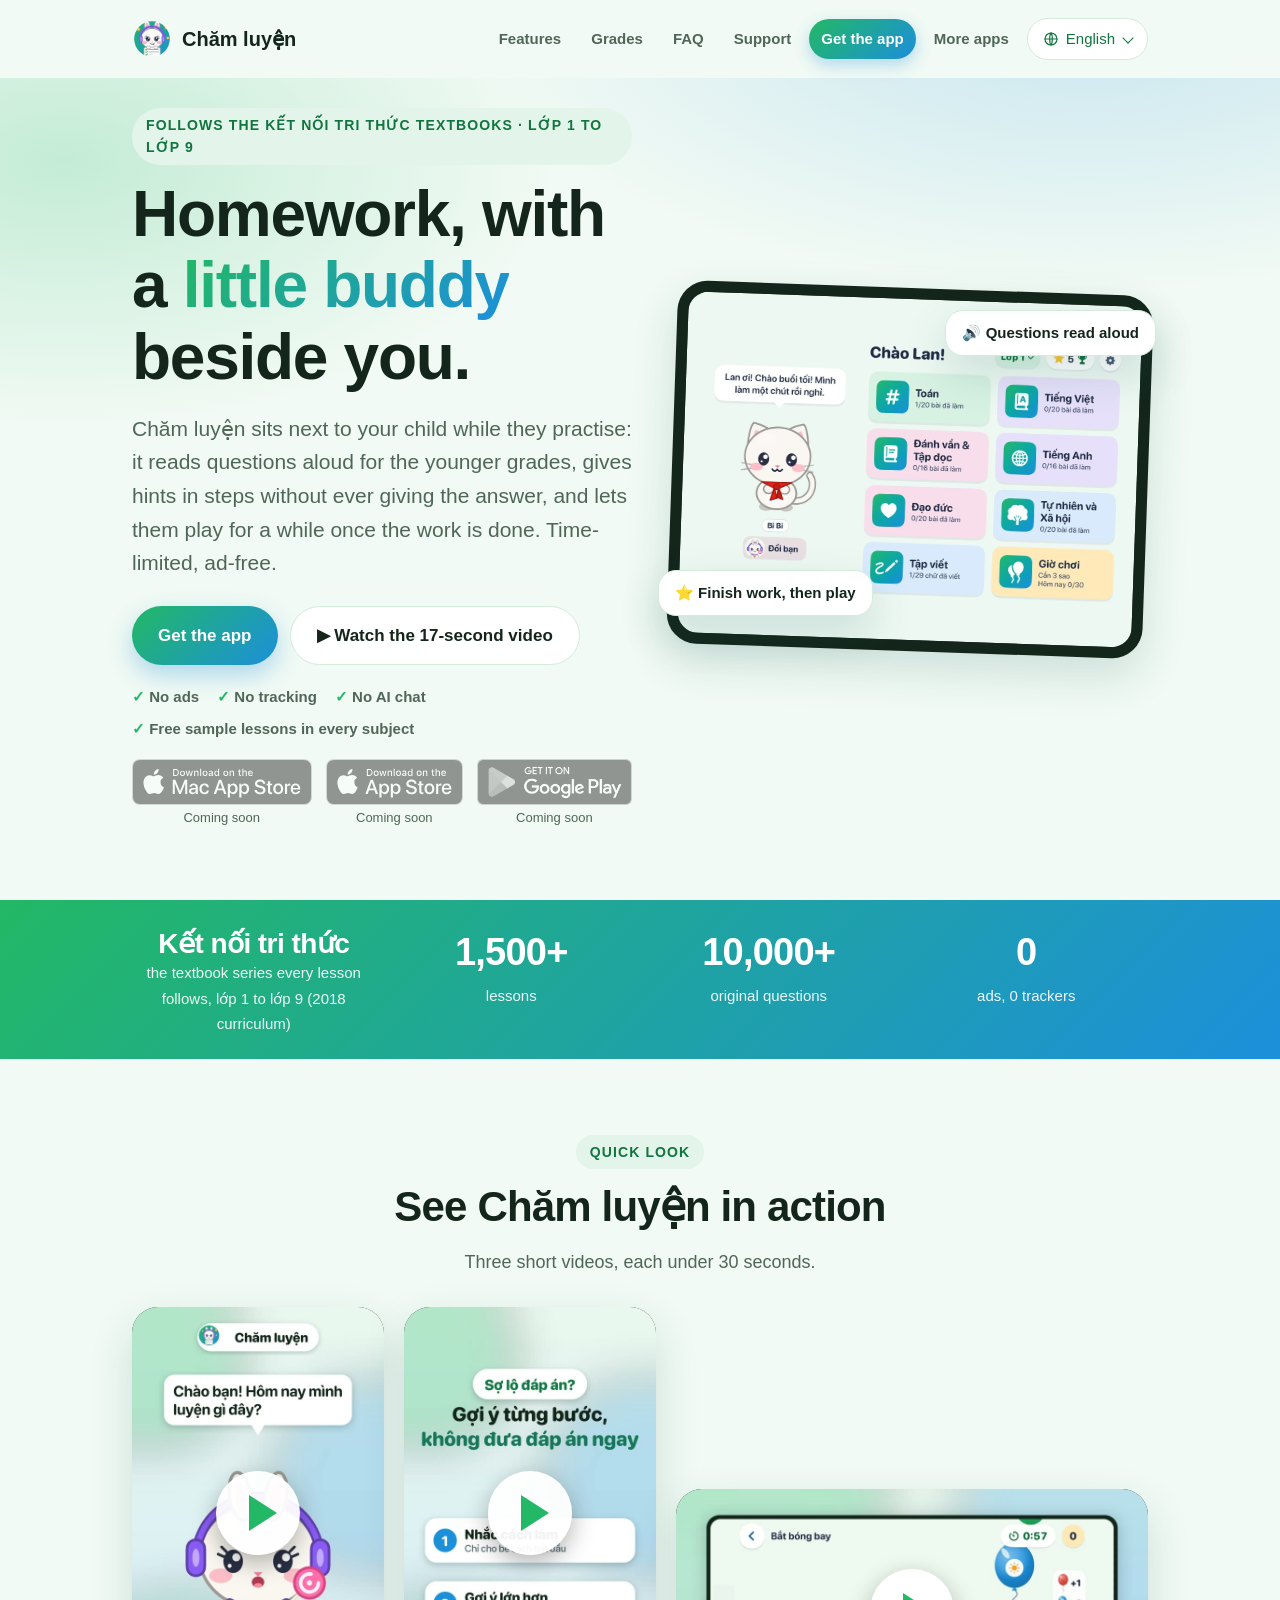
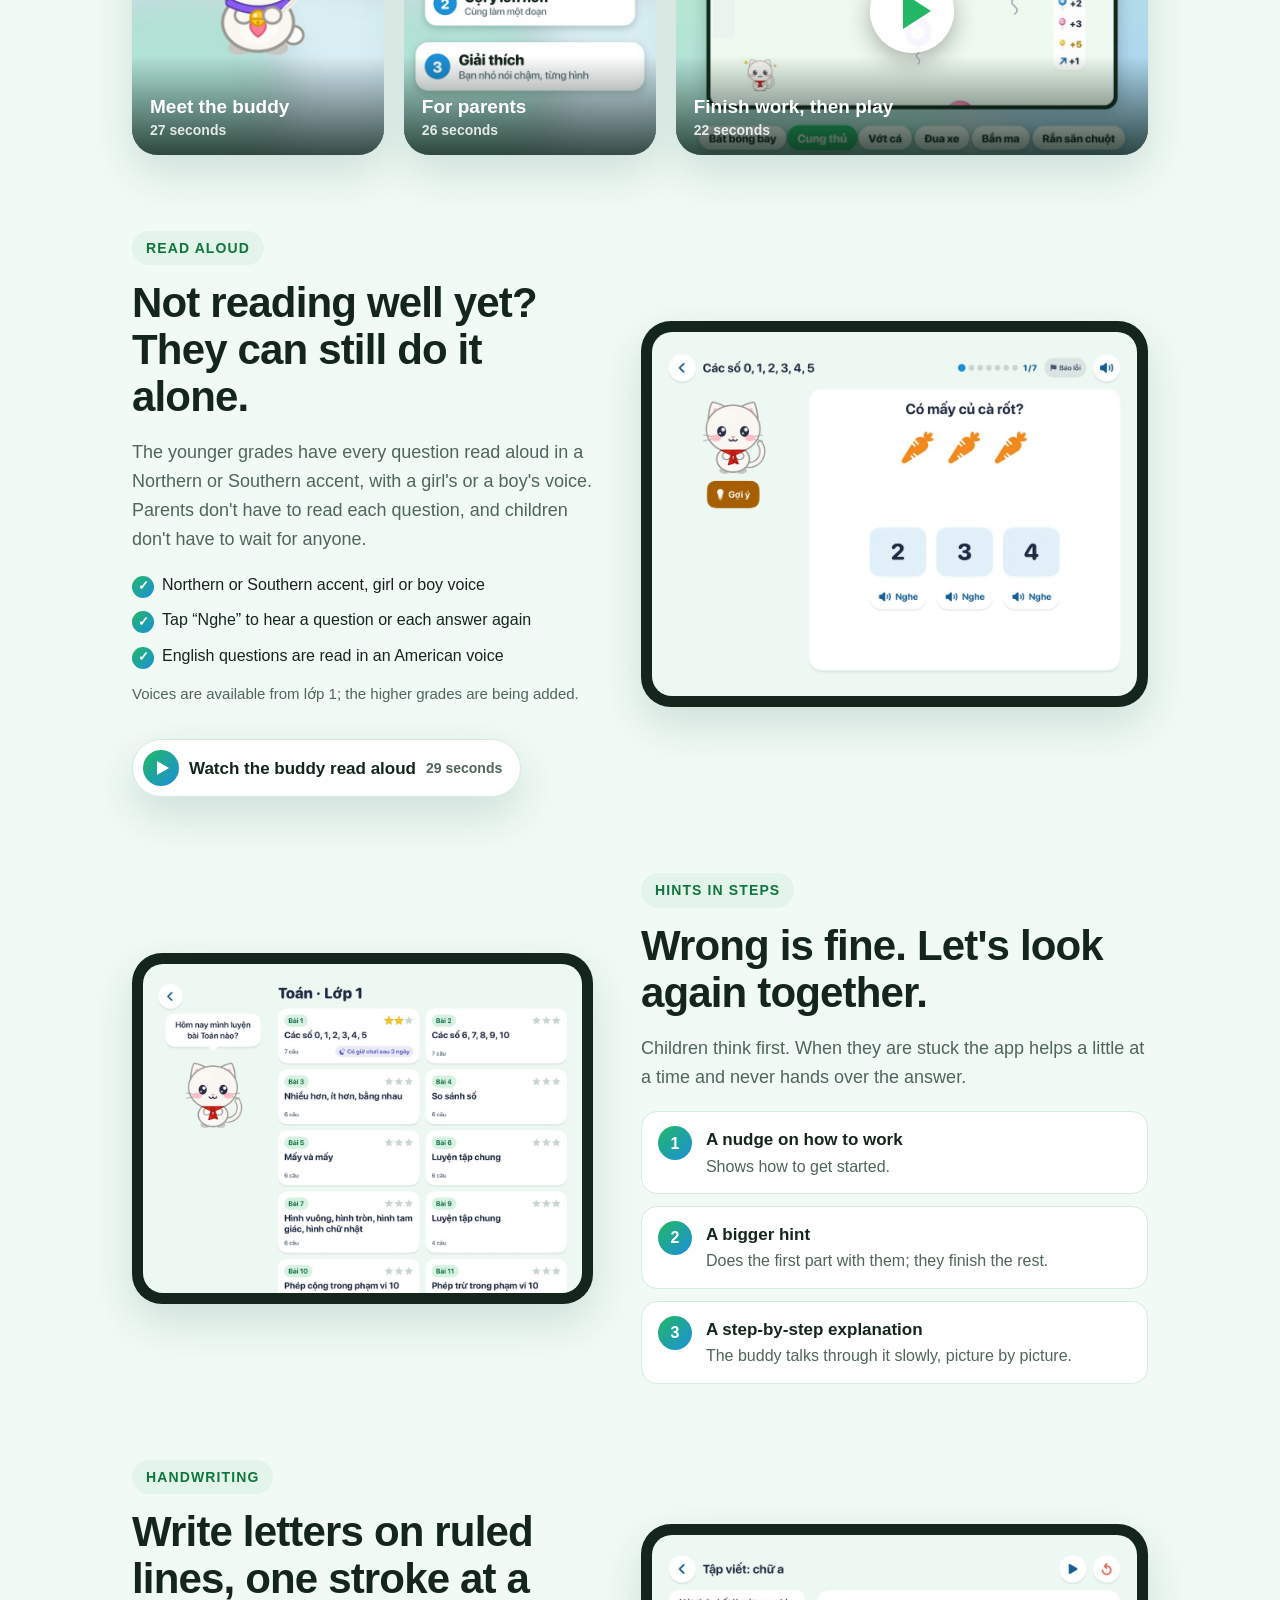
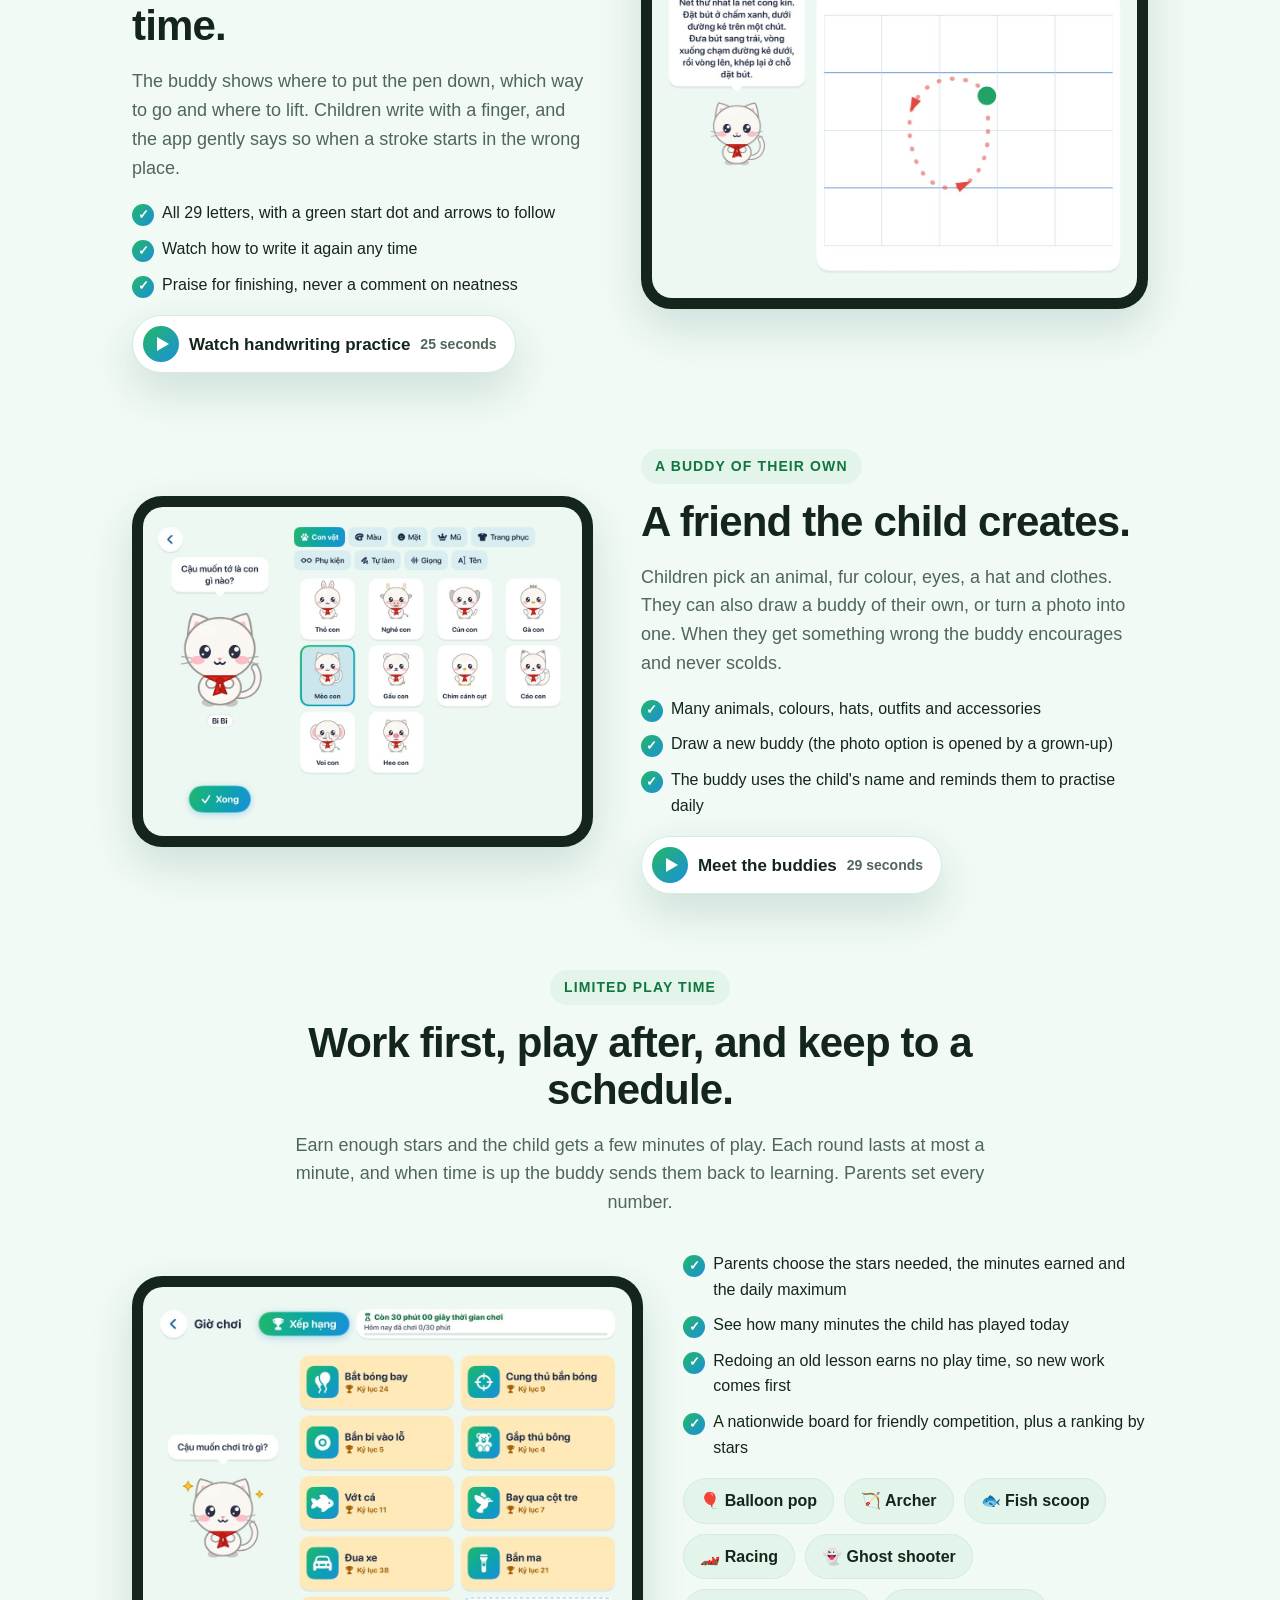
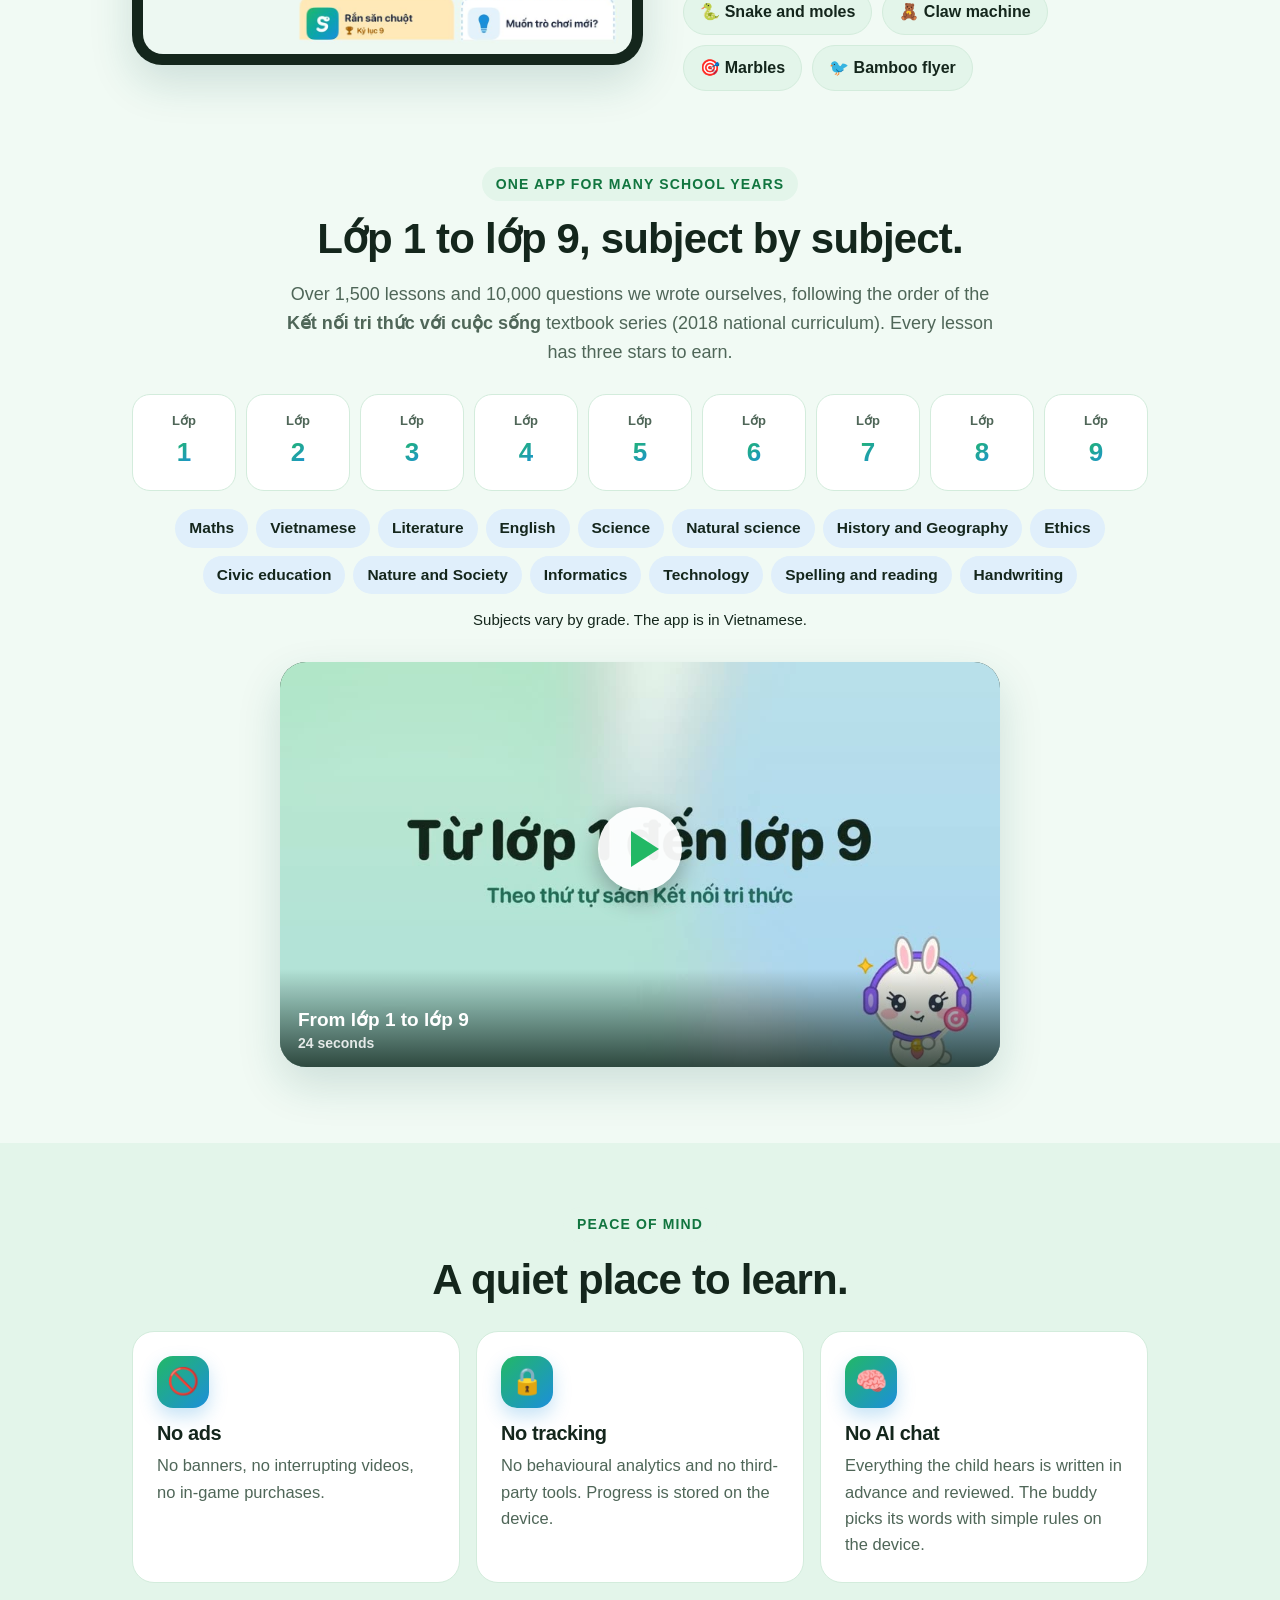
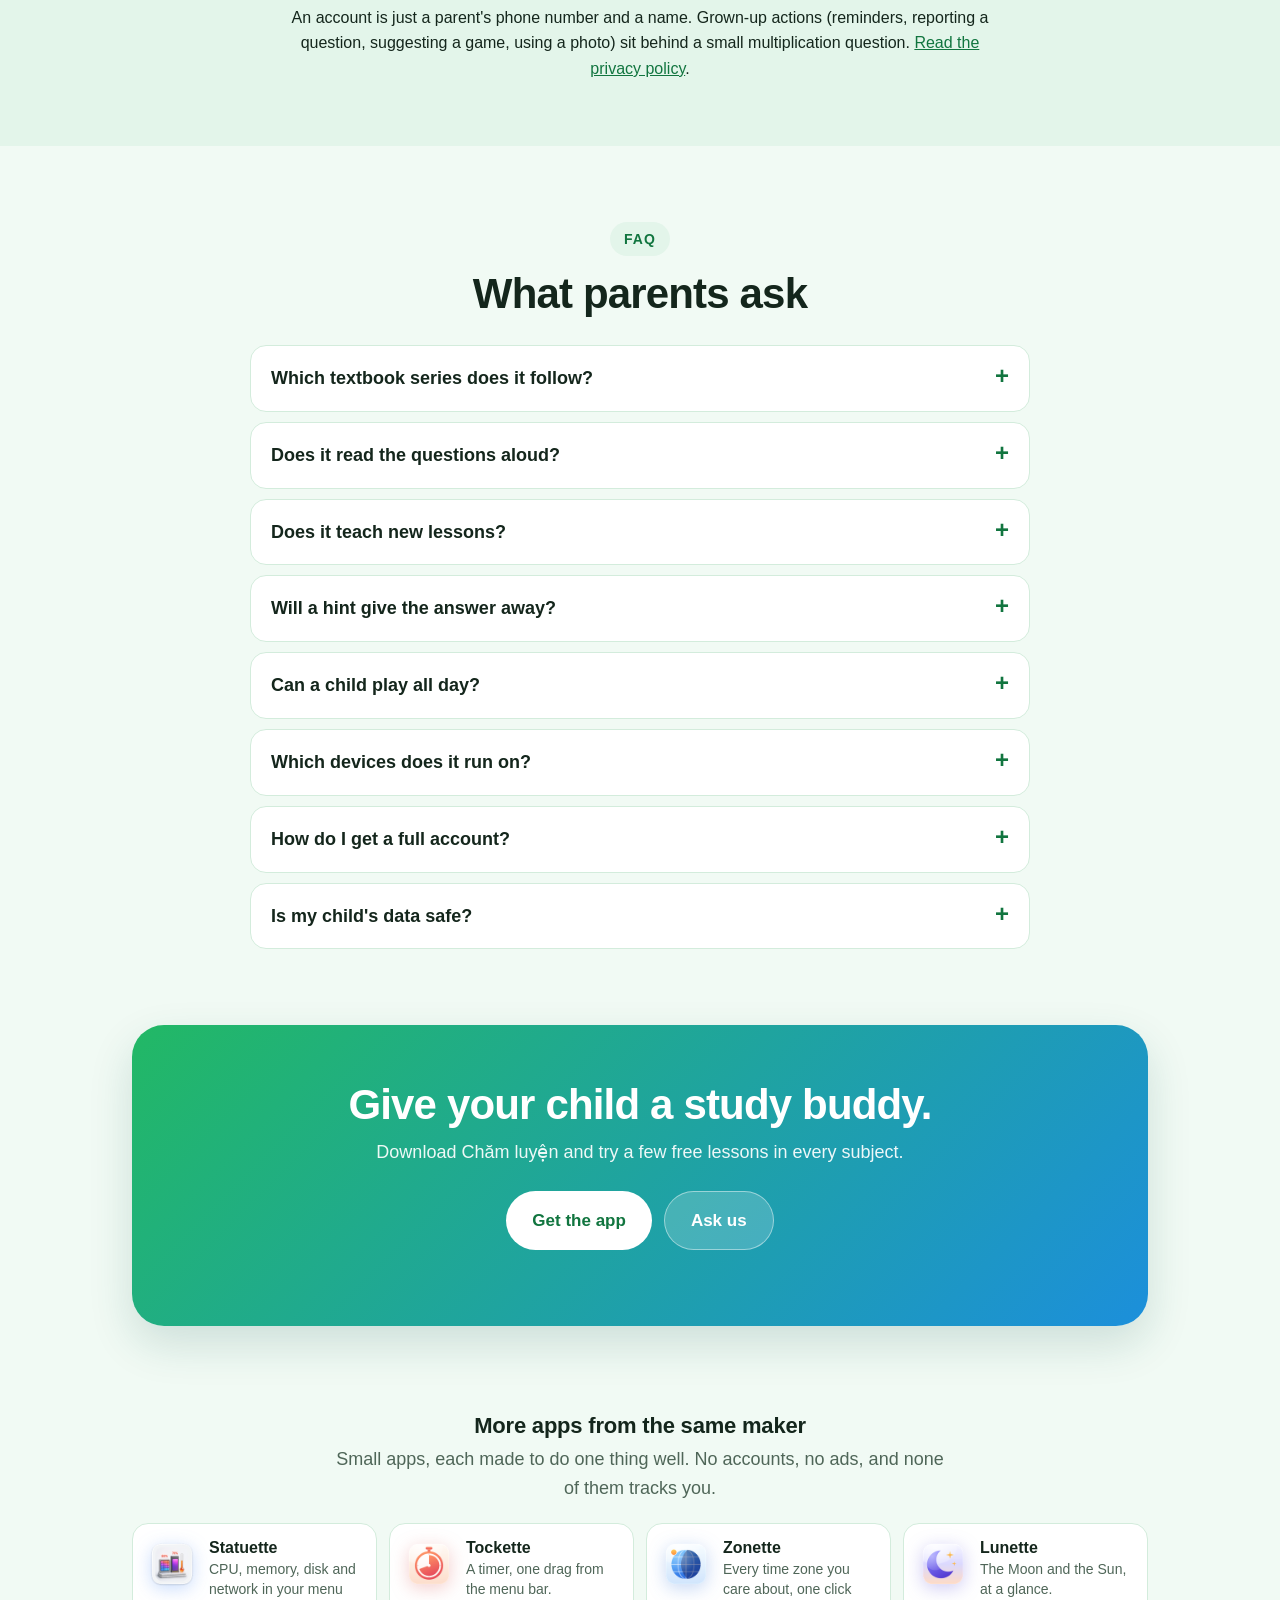
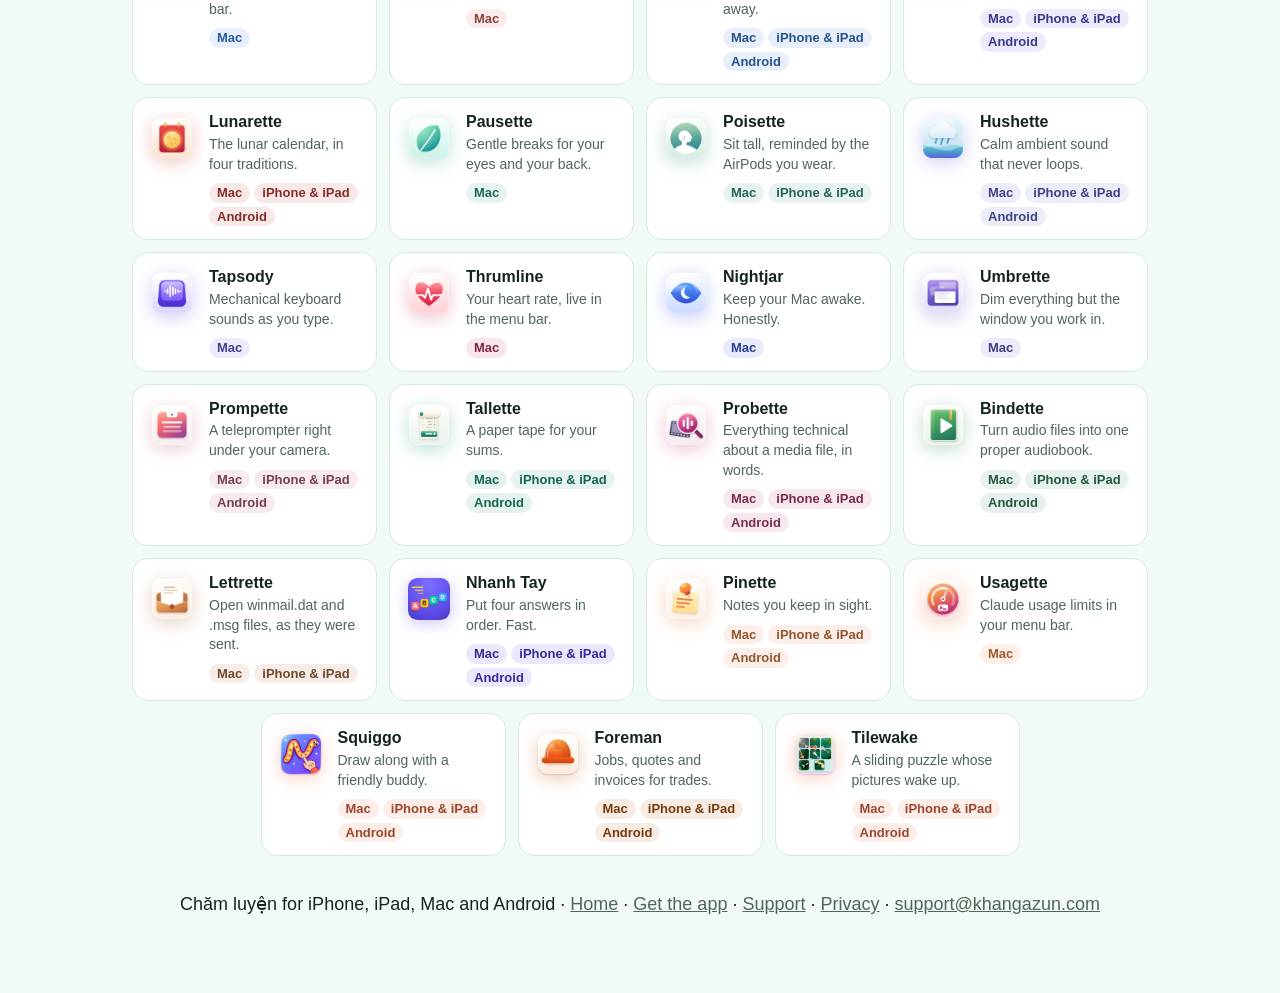
<file: en/index.html>
<!DOCTYPE html>
<html lang="en">
<head>
<meta charset="utf-8">
<meta name="viewport" content="width=device-width, initial-scale=1">
<title>Chăm luyện — practice with a buddy, lớp 1 to lớp 9</title>
<meta name="description" content="Chăm luyện for Vietnamese school children, lớp 1 to lớp 9: over 1,500 lessons and 10,000 questions, questions read aloud for the younger grades, hints in steps that never give the answer, a buddy the child makes, and limited play time. No ads, no tracking.">
<meta property="og:type" content="website">
<meta property="og:site_name" content="Chăm luyện">
<meta property="og:title" content="Chăm luyện — practice with a buddy">
<meta property="og:description" content="Chăm luyện for Vietnamese school children, lớp 1 to lớp 9: over 1,500 lessons and 10,000 questions, questions read aloud for the younger grades, hints in steps that never give the answer, a buddy the child makes, and limited play time. No ads, no tracking.">
<meta property="og:url" content="https://chamluyen.khangazun.com/en/">
<meta property="og:image" content="https://chamluyen.khangazun.com/og.png">
<meta property="og:image:width" content="1200">
<meta property="og:image:height" content="630">
<meta name="twitter:card" content="summary_large_image">
<meta name="twitter:image" content="https://chamluyen.khangazun.com/og.png">
<link rel="icon" href="../favicon.ico" sizes="any">
<link rel="icon" type="image/png" href="../icon-32.png" sizes="32x32">
<link rel="apple-touch-icon" href="../icon-180.png">
<link rel="stylesheet" href="../style.css">
<link rel="stylesheet" href="../home.css">
<!-- family:head --><link rel="stylesheet" href="../family/family.css">
<link rel="alternate" hreflang="en" href="https://chamluyen.khangazun.com/en/">
<link rel="alternate" hreflang="vi" href="https://chamluyen.khangazun.com/vi/">
<link rel="alternate" hreflang="x-default" href="https://chamluyen.khangazun.com/vi/">
<script src="../family/family.js" defer data-lang="en" data-page="index.html" data-langs="en"></script>
<!-- /family:head -->
</head>
<body class="home">
<main>
<header class="topbar">
  <a class="brand" href="./"><img src="../icon-192.png" alt="" width="40" height="40">Chăm luyện</a>
  <nav>
    <a href="#features">Features</a>
    <a href="#grades">Grades</a>
    <a href="#faq">FAQ</a>
    <a href="../support.html">Support</a>
    <a class="cta keep" href="../download.html">Get the app</a>
    <!-- family:nav --><a href="#more-apps">More apps</a>
  <details class="family-lang"><summary aria-label="Language: English"><svg viewBox="0 0 24 24" width="16" height="16" aria-hidden="true" fill="none" stroke="currentColor" stroke-width="1.8" stroke-linecap="round"><circle cx="12" cy="12" r="9"/><path d="M3 12h18M12 3c2.6 2.9 2.6 15.1 0 18M12 3c-2.6 2.9-2.6 15.1 0 18"/></svg><span>English</span></summary>
    <ul>
      <li><a href="../en/" hreflang="en" lang="en" data-lang="en" aria-current="true">English</a></li>
      <li><a href="../vi/" hreflang="vi" lang="vi" data-lang="vi">Tiếng Việt</a></li>
    </ul>
  </details><!-- /family:nav -->
  </nav>
</header>

<section class="hero2">
  <div class="wrap">
    <div>
      <span class="eyebrow">Follows the Kết nối tri thức textbooks · Lớp 1 to lớp 9</span>
      <h1>Homework, with a <em>little buddy</em> beside you.</h1>
      <p class="lead">Chăm luyện sits next to your child while they practise: it reads questions aloud for the younger grades, gives hints in steps without ever giving the answer, and lets them play for a while once the work is done. Time-limited, ad-free.</p>
      <div class="btns">
        <a class="btn primary" href="../download.html">Get the app</a>
        <a class="btn ghost" href="../video/hoc-sao-choi.mp4" data-video data-title="Learn, earn stars, then play" data-poster="../video/hoc-sao-choi.jpg" data-shape="feed">&#9654; Watch the 17-second video</a>
      </div>
      <ul class="trust">
        <li>No ads</li><li>No tracking</li><li>No AI chat</li><li>Free sample lessons in every subject</li>
      </ul>
      <!-- family:stores -->
  <div class="family-stores">
    <span class="family-store soon" title="Coming soon"><img src="../family/badges/download-on-the-mac-app-store.svg" alt="Download on the Mac App Store: Coming soon" height="46"><span class="family-soon">Coming soon</span></span>
    <span class="family-store soon" title="Coming soon"><img src="../family/badges/download-on-the-app-store.svg" alt="Download on the App Store for iPhone and iPad: Coming soon" height="46"><span class="family-soon">Coming soon</span></span>
    <span class="family-store soon" title="Coming soon"><img src="../family/badges/google-play-badge.png" alt="Get it on Google Play: Coming soon" height="46"><span class="family-soon">Coming soon</span></span>
  </div>
  <!-- /family:stores -->
    </div>
    <div class="hero-art">
      <div class="device tilt"><img src="../img/home.jpg" alt="Chăm luyện's home screen: a cat buddy in a red neckerchief greets the child, with the subjects beside it" width="1100" height="825"></div>
      <div class="float a">⭐ Finish work, then play</div>
      <div class="float b">🔊 Questions read aloud</div>
    </div>
  </div>
</section>

<section class="strip" aria-label="Numbers">
  <div class="wrap">
    <div><b class="book">Kết nối tri thức</b><span>the textbook series every lesson follows, lớp 1 to lớp 9 (2018 curriculum)</span></div>
    <div><b>1,500+</b><span>lessons</span></div>
    <div><b>10,000+</b><span>original questions</span></div>
    <div><b>0</b><span>ads, 0 trackers</span></div>
  </div>
</section>

<section class="section wrap" id="xem-nhanh">
  <div class="center"><span class="eyebrow">Quick look</span><h2>See Chăm luyện in action</h2><p>Three short videos, each under 30 seconds.</p></div>
  <div class="videos">
    <a class="vcard" href="../video/ban-nho.mp4" data-video data-title="Meet the buddy" data-poster="../video/ban-nho.jpg" data-shape="tall"><img src="../video/ban-nho.jpg" alt="" width="540" height="960" loading="lazy"><span class="play"></span><span class="cap">Meet the buddy<small>27 seconds</small></span><span class="sr" style="position:absolute;left:-9999px">Watch video</span></a>
    <a class="vcard" href="../video/bo-me.mp4" data-video data-title="For parents" data-poster="../video/bo-me.jpg" data-shape="tall"><img src="../video/bo-me.jpg" alt="" width="540" height="960" loading="lazy"><span class="play"></span><span class="cap">For parents<small>26 seconds</small></span><span class="sr" style="position:absolute;left:-9999px">Watch video</span></a>
    <a class="vcard wide" href="../video/tro-choi.mp4" data-video data-title="Finish work, then play" data-poster="../video/tro-choi.jpg" data-shape=""><img src="../video/tro-choi.jpg" alt="" width="960" height="540" loading="lazy"><span class="play"></span><span class="cap">Finish work, then play<small>22 seconds</small></span><span class="sr" style="position:absolute;left:-9999px">Watch video</span></a>
  </div>
</section>

<section class="section wrap" id="features">
  <div class="row">
    <div class="text">
      <span class="eyebrow">Read aloud</span>
      <h2>Not reading well yet? They can still do it alone.</h2>
      <p>The younger grades have every question read aloud in a Northern or Southern accent, with a girl's or a boy's voice. Parents don't have to read each question, and children don't have to wait for anyone.</p>
      <ul class="ticks">
        <li>Northern or Southern accent, girl or boy voice</li>
        <li>Tap “Nghe” to hear a question or each answer again</li>
        <li>English questions are read in an American voice</li>
      </ul>
      <p class="note" style="margin-top:14px;font-size:15px">Voices are available from lớp 1; the higher grades are being added.</p>
      <a class="vlink" href="../video/doc-de.mp4" data-video data-title="The buddy reads the question" data-poster="../video/doc-de.jpg" data-shape="tall"><span class="vplay" aria-hidden="true"></span>Watch the buddy read aloud<small>29 seconds</small></a>
    </div>
    <div class="device"><img src="../img/test.jpg" alt="A lớp 1 maths question: how many carrots? The buddy is on the left and each answer has a listen button" width="1100" height="825"></div>
  </div>
</section>

<section class="section wrap">
  <div class="row flip">
    <div class="text">
      <span class="eyebrow">Hints in steps</span>
      <h2>Wrong is fine. Let's look again together.</h2>
      <p>Children think first. When they are stuck the app helps a little at a time and never hands over the answer.</p>
      <ol class="steps">
        <li><span class="n">1</span><div><b>A nudge on how to work</b><span>Shows how to get started.</span></div></li>
        <li><span class="n">2</span><div><b>A bigger hint</b><span>Does the first part with them; they finish the rest.</span></div></li>
        <li><span class="n">3</span><div><b>A step-by-step explanation</b><span>The buddy talks through it slowly, picture by picture.</span></div></li>
      </ol>
    </div>
    <div class="device"><img src="../img/shelf.jpg" alt="The lesson list for lớp 1 maths; each lesson has three stars to earn" width="1100" height="825"></div>
  </div>
</section>

<section class="section wrap">
  <div class="row">
    <div class="text">
      <span class="eyebrow">Handwriting</span>
      <h2>Write letters on ruled lines, one stroke at a time.</h2>
      <p>The buddy shows where to put the pen down, which way to go and where to lift. Children write with a finger, and the app gently says so when a stroke starts in the wrong place.</p>
      <ul class="ticks">
        <li>All 29 letters, with a green start dot and arrows to follow</li>
        <li>Watch how to write it again any time</li>
        <li>Praise for finishing, never a comment on neatness</li>
      </ul>
      <a class="vlink" href="../video/tap-viet.mp4" data-video data-title="Handwriting, stroke by stroke" data-poster="../video/tap-viet.jpg" data-shape="tall"><span class="vplay" aria-hidden="true"></span>Watch handwriting practice<small>25 seconds</small></a>
    </div>
    <div class="device"><img src="../img/trace.jpg" alt="Tracing a letter on ruled lines with the buddy explaining each stroke" width="1100" height="825"></div>
  </div>
</section>

<section class="section wrap">
  <div class="row flip">
    <div class="text">
      <span class="eyebrow">A buddy of their own</span>
      <h2>A friend the child creates.</h2>
      <p>Children pick an animal, fur colour, eyes, a hat and clothes. They can also draw a buddy of their own, or turn a photo into one. When they get something wrong the buddy encourages and never scolds.</p>
      <ul class="ticks">
        <li>Many animals, colours, hats, outfits and accessories</li>
        <li>Draw a new buddy (the photo option is opened by a grown-up)</li>
        <li>The buddy uses the child's name and reminds them to practise daily</li>
      </ul>
      <a class="vlink" href="../video/ban-dong-hanh.mp4" data-video data-title="The buddies" data-poster="../video/ban-dong-hanh.jpg" data-shape="tall"><span class="vplay" aria-hidden="true"></span>Meet the buddies<small>29 seconds</small></a>
    </div>
    <div class="device"><img src="../img/buddy.jpg" alt="The buddy maker: choose an animal, colour, eyes and a hat" width="1100" height="825"></div>
  </div>
</section>

<section class="section wrap" id="play">
  <div class="center">
    <span class="eyebrow">Limited play time</span>
    <h2>Work first, play after, and keep to a schedule.</h2>
    <p>Earn enough stars and the child gets a few minutes of play. Each round lasts at most a minute, and when time is up the buddy sends them back to learning. Parents set every number.</p>
  </div>
  <div class="games" style="margin-top:34px">
    <div class="device"><img src="../img/games.jpg" alt="The break-time game list with today's remaining play time" width="1100" height="825"></div>
    <div>
      <ul class="ticks" style="margin-top:0">
        <li>Parents choose the stars needed, the minutes earned and the daily maximum</li>
        <li>See how many minutes the child has played today</li>
        <li>Redoing an old lesson earns no play time, so new work comes first</li>
        <li>A nationwide board for friendly competition, plus a ranking by stars</li>
      </ul>
      <div class="chips">
        <span class="chip on">🎈 Balloon pop</span><span class="chip on">🏹 Archer</span><span class="chip on">🐟 Fish scoop</span>
        <span class="chip on">🏎️ Racing</span><span class="chip on">👻 Ghost shooter</span><span class="chip on">🐍 Snake and moles</span>
        <span class="chip on">🧸 Claw machine</span><span class="chip on">🎯 Marbles</span><span class="chip on">🐦 Bamboo flyer</span>
      </div>
    </div>
  </div>
</section>

<section class="section wrap" id="grades">
  <div class="center">
    <span class="eyebrow">One app for many school years</span>
    <h2>Lớp 1 to lớp 9, subject by subject.</h2>
    <p>Over 1,500 lessons and 10,000 questions we wrote ourselves, following the order of the <b>Kết nối tri thức với cuộc sống</b> textbook series (2018 national curriculum). Every lesson has three stars to earn.</p>
  </div>
  <div class="grades">
    <div class="grade"><small>Lớp</small><b>1</b></div><div class="grade"><small>Lớp</small><b>2</b></div><div class="grade"><small>Lớp</small><b>3</b></div>
    <div class="grade"><small>Lớp</small><b>4</b></div><div class="grade"><small>Lớp</small><b>5</b></div><div class="grade"><small>Lớp</small><b>6</b></div>
    <div class="grade"><small>Lớp</small><b>7</b></div><div class="grade"><small>Lớp</small><b>8</b></div><div class="grade"><small>Lớp</small><b>9</b></div>
  </div>
  <div class="subjects">
    <span>Maths</span><span>Vietnamese</span><span>Literature</span><span>English</span><span>Science</span><span>Natural science</span>
    <span>History and Geography</span><span>Ethics</span><span>Civic education</span><span>Nature and Society</span><span>Informatics</span><span>Technology</span>
    <span>Spelling and reading</span><span>Handwriting</span>
  </div>
  <p class="center" style="margin-top:14px;font-size:15px">Subjects vary by grade. The app is in Vietnamese.</p>
  <div class="vwide"><a class="vcard wide" href="../video/lop-1-9.mp4" data-video data-title="From lớp 1 to lớp 9" data-poster="../video/lop-1-9.jpg" data-shape=""><img src="../video/lop-1-9.jpg" alt="" width="960" height="540" loading="lazy"><span class="play"></span><span class="cap">From lớp 1 to lớp 9<small>24 seconds</small></span><span class="sr" style="position:absolute;left:-9999px">Watch video</span></a></div>
</section>

<section class="band" id="safe">
  <div class="wrap">
    <div class="center">
      <span class="eyebrow">Peace of mind</span>
      <h2>A quiet place to learn.</h2>
    </div>
    <div class="cards">
      <div class="fcard"><div class="ico">🚫</div><h3>No ads</h3><p>No banners, no interrupting videos, no in-game purchases.</p></div>
      <div class="fcard"><div class="ico">🔒</div><h3>No tracking</h3><p>No behavioural analytics and no third-party tools. Progress is stored on the device.</p></div>
      <div class="fcard"><div class="ico">🧠</div><h3>No AI chat</h3><p>Everything the child hears is written in advance and reviewed. The buddy picks its words with simple rules on the device.</p></div>
    </div>
    <p class="center" style="margin-top:22px;font-size:16px">An account is just a parent's phone number and a name. Grown-up actions (reminders, reporting a question, suggesting a game, using a photo) sit behind a small multiplication question. <a href="../privacy.html">Read the privacy policy</a>.</p>
  </div>
</section>

<section class="section wrap" id="faq">
  <div class="center"><span class="eyebrow">FAQ</span><h2>What parents ask</h2></div>
  <div class="faq">
    <details><summary>Which textbook series does it follow?</summary><p><b>Kết nối tri thức với cuộc sống</b> (“Connecting Knowledge with Life”): lessons follow the order and titles of that series, and the questions are our own. If your child uses another series (for example Chân trời sáng tạo), the subjects still follow the 2018 curriculum but lesson names and order may differ. Chăm luyện is an independent app, not a publisher product.</p></details>
    <details><summary>Does it read the questions aloud?</summary><p>Yes, from lớp 1 (the higher grades are being added), in a Northern or Southern accent. A grade without a voice yet shows the text instead.</p></details>
    <details><summary>Does it teach new lessons?</summary><p>No. Chăm luyện is where children practise and take short tests for each grade's subjects. It sits beside them while they work, like a patient older friend.</p></details>
    <details><summary>Will a hint give the answer away?</summary><p>No. Hints go in steps: how to work, then a bigger hint, then an explanation. The app never gives the answer straight away.</p></details>
    <details><summary>Can a child play all day?</summary><p>No. They must earn stars to get play time, and parents set the daily maximum.</p></details>
    <details><summary>Which devices does it run on?</summary><p>iPhone and iPad (iOS 17 or later) and Mac (macOS 14 or later) and Android (8.0 or later), with one account for both. See <a href="../download.html">Get the app</a> for which stores are live.</p></details>
    <details><summary>How do I get a full account?</summary><p>Every subject has a few free sample lessons. For full access, contact us through the <a href="../support.html">Support</a> page.</p></details>
    <details><summary>Is my child's data safe?</summary><p>The app has no ads or tracking. Without an account, nothing about the child leaves the device. Details are in the <a href="../privacy.html">privacy policy</a>.</p></details>
  </div>
</section>

<section class="final">
  <div class="box">
    <h2>Give your child a study buddy.</h2>
    <p>Download Chăm luyện and try a few free lessons in every subject.</p>
    <div class="btns" style="justify-content:center">
      <a class="btn primary" href="../download.html">Get the app</a>
      <a class="btn ghost" href="../support.html">Ask us</a>
    </div>
  </div>
</section>

<!-- family:apps -->
<section class="family" id="more-apps" aria-labelledby="more-apps-title">
  <h2 id="more-apps-title">More apps from the same maker</h2>
  <p class="family-sub">Small apps, each made to do one thing well. No accounts, no ads, and none of them tracks you.</p>
  <ul class="family-grid">
    <li><a class="family-app" href="https://statuette.khangazun.com/" style="--app: #3379f5"><img src="../family/icons/statuette.png" alt="" width="50" height="50" loading="lazy"><span class="family-text"><span class="family-name">Statuette</span><span class="family-tag">CPU, memory, disk and network in your menu bar.</span><span class="family-platforms"><span>Mac</span></span></span></a></li>
    <li><a class="family-app" href="https://tockette.khangazun.com/" style="--app: #d9504a"><img src="../family/icons/tockette.png" alt="" width="50" height="50" loading="lazy"><span class="family-text"><span class="family-name">Tockette</span><span class="family-tag">A timer, one drag from the menu bar.</span><span class="family-platforms"><span>Mac</span></span></span></a></li>
    <li><a class="family-app" href="https://zonette.khangazun.com/" style="--app: #2f6fd6"><img src="../family/icons/zonette.png" alt="" width="50" height="50" loading="lazy"><span class="family-text"><span class="family-name">Zonette</span><span class="family-tag">Every time zone you care about, one click away.</span><span class="family-platforms"><span>Mac</span><span>iPhone &amp; iPad</span><span>Android</span></span></span></a></li>
    <li><a class="family-app" href="https://lunette.khangazun.com/" style="--app: #5146d6"><img src="../family/icons/lunette.png" alt="" width="50" height="50" loading="lazy"><span class="family-text"><span class="family-name">Lunette</span><span class="family-tag">The Moon and the Sun, at a glance.</span><span class="family-platforms"><span>Mac</span><span>iPhone &amp; iPad</span><span>Android</span></span></span></a></li>
    <li><a class="family-app" href="https://lunarette.khangazun.com/" style="--app: #c8322f"><img src="../family/icons/lunarette.png" alt="" width="50" height="50" loading="lazy"><span class="family-text"><span class="family-name">Lunarette</span><span class="family-tag">The lunar calendar, in four traditions.</span><span class="family-platforms"><span>Mac</span><span>iPhone &amp; iPad</span><span>Android</span></span></span></a></li>
    <li><a class="family-app" href="https://pausette.khangazun.com/" style="--app: #1f8f84"><img src="../family/icons/pausette.png" alt="" width="50" height="50" loading="lazy"><span class="family-text"><span class="family-name">Pausette</span><span class="family-tag">Gentle breaks for your eyes and your back.</span><span class="family-platforms"><span>Mac</span></span></span></a></li>
    <li><a class="family-app" href="https://poisette.khangazun.com/" style="--app: #2f8a7e"><img src="../family/icons/poisette.png" alt="" width="50" height="50" loading="lazy"><span class="family-text"><span class="family-name">Poisette</span><span class="family-tag">Sit tall, reminded by the AirPods you wear.</span><span class="family-platforms"><span>Mac</span><span>iPhone &amp; iPad</span></span></span></a></li>
    <li><a class="family-app" href="https://hushette.khangazun.com/" style="--app: #5b54c9"><img src="../family/icons/hushette.png" alt="" width="50" height="50" loading="lazy"><span class="family-text"><span class="family-name">Hushette</span><span class="family-tag">Calm ambient sound that never loops.</span><span class="family-platforms"><span>Mac</span><span>iPhone &amp; iPad</span><span>Android</span></span></span></a></li>
    <li><a class="family-app" href="https://tapsody.khangazun.com/" style="--app: #5b4fe0"><img src="../family/icons/tapsody.png" alt="" width="50" height="50" loading="lazy"><span class="family-text"><span class="family-name">Tapsody</span><span class="family-tag">Mechanical keyboard sounds as you type.</span><span class="family-platforms"><span>Mac</span></span></span></a></li>
    <li><a class="family-app" href="https://thrumline.khangazun.com/" style="--app: #c5215a"><img src="../family/icons/thrumline.png" alt="" width="50" height="50" loading="lazy"><span class="family-text"><span class="family-name">Thrumline</span><span class="family-tag">Your heart rate, live in the menu bar.</span><span class="family-platforms"><span>Mac</span></span></span></a></li>
    <li><a class="family-app" href="https://nightjar.khangazun.com/" style="--app: #2f4fe0"><img src="../family/icons/nightjar.png" alt="" width="50" height="50" loading="lazy"><span class="family-text"><span class="family-name">Nightjar</span><span class="family-tag">Keep your Mac awake. Honestly.</span><span class="family-platforms"><span>Mac</span></span></span></a></li>
    <li><a class="family-app" href="https://umbrette.khangazun.com/" style="--app: #5b4bc4"><img src="../family/icons/umbrette.png" alt="" width="50" height="50" loading="lazy"><span class="family-text"><span class="family-name">Umbrette</span><span class="family-tag">Dim everything but the window you work in.</span><span class="family-platforms"><span>Mac</span></span></span></a></li>
    <li><a class="family-app" href="https://prompette.khangazun.com/" style="--app: #b24d6e"><img src="../family/icons/prompette.png" alt="" width="50" height="50" loading="lazy"><span class="family-text"><span class="family-name">Prompette</span><span class="family-tag">A teleprompter right under your camera.</span><span class="family-platforms"><span>Mac</span><span>iPhone &amp; iPad</span><span>Android</span></span></span></a></li>
    <li><a class="family-app" href="https://tallette.khangazun.com/" style="--app: #148c73"><img src="../family/icons/tallette.png" alt="" width="50" height="50" loading="lazy"><span class="family-text"><span class="family-name">Tallette</span><span class="family-tag">A paper tape for your sums.</span><span class="family-platforms"><span>Mac</span><span>iPhone &amp; iPad</span><span>Android</span></span></span></a></li>
    <li><a class="family-app" href="https://probette.khangazun.com/" style="--app: #b8306f"><img src="../family/icons/probette.png" alt="" width="50" height="50" loading="lazy"><span class="family-text"><span class="family-name">Probette</span><span class="family-tag">Everything technical about a media file, in words.</span><span class="family-platforms"><span>Mac</span><span>iPhone &amp; iPad</span><span>Android</span></span></span></a></li>
    <li><a class="family-app" href="https://bindette.khangazun.com/" style="--app: #2b7a53"><img src="../family/icons/bindette.png" alt="" width="50" height="50" loading="lazy"><span class="family-text"><span class="family-name">Bindette</span><span class="family-tag">Turn audio files into one proper audiobook.</span><span class="family-platforms"><span>Mac</span><span>iPhone &amp; iPad</span><span>Android</span></span></span></a></li>
    <li><a class="family-app" href="https://lettrette.khangazun.com/" style="--app: #a85f34"><img src="../family/icons/lettrette.png" alt="" width="50" height="50" loading="lazy"><span class="family-text"><span class="family-name">Lettrette</span><span class="family-tag">Open winmail.dat and .msg files, as they were sent.</span><span class="family-platforms"><span>Mac</span><span>iPhone &amp; iPad</span></span></span></a></li>
    <li><a class="family-app" href="https://nhanhtay.khangazun.com/" style="--app: #4b2ee6"><img src="../family/icons/nhanhtay.png" alt="" width="50" height="50" loading="lazy" class="round"><span class="family-text"><span class="family-name">Nhanh Tay</span><span class="family-tag">Put four answers in order. Fast.</span><span class="family-platforms"><span>Mac</span><span>iPhone &amp; iPad</span><span>Android</span></span></span></a></li>
    <li><a class="family-app" href="https://pinette.khangazun.com/" style="--app: #e0703a"><img src="../family/icons/pinette.png" alt="" width="50" height="50" loading="lazy"><span class="family-text"><span class="family-name">Pinette</span><span class="family-tag">Notes you keep in sight.</span><span class="family-platforms"><span>Mac</span><span>iPhone &amp; iPad</span><span>Android</span></span></span></a></li>
    <li><a class="family-app" href="https://usagette.khangazun.com/" style="--app: #f27833"><img src="../family/icons/usagette.png" alt="" width="50" height="50" loading="lazy"><span class="family-text"><span class="family-name">Usagette</span><span class="family-tag">Claude usage limits in your menu bar.</span><span class="family-platforms"><span>Mac</span></span></span></a></li>
    <li><a class="family-app" href="https://squiggo.khangazun.com/" style="--app: #EE5A2F"><img src="../family/icons/squiggo.png" alt="" width="50" height="50" loading="lazy"><span class="family-text"><span class="family-name">Squiggo</span><span class="family-tag">Draw along with a friendly buddy.</span><span class="family-platforms"><span>Mac</span><span>iPhone &amp; iPad</span><span>Android</span></span></span></a></li>
    <li><a class="family-app" href="https://foreman.khangazun.com/" style="--app: #b34700"><img src="../family/icons/foreman.png" alt="" width="50" height="50" loading="lazy"><span class="family-text"><span class="family-name">Foreman</span><span class="family-tag">Jobs, quotes and invoices for trades.</span><span class="family-platforms"><span>Mac</span><span>iPhone &amp; iPad</span><span>Android</span></span></span></a></li>
    <li><a class="family-app" href="https://tilewake.khangazun.com/" style="--app: #EE5B3B"><img src="../family/icons/tilewake.png" alt="" width="50" height="50" loading="lazy"><span class="family-text"><span class="family-name">Tilewake</span><span class="family-tag">A sliding puzzle whose pictures wake up.</span><span class="family-platforms"><span>Mac</span><span>iPhone &amp; iPad</span><span>Android</span></span></span></a></li>
  </ul>
</section>
<!-- /family:apps -->
<footer>
<p>Chăm luyện for iPhone, iPad, Mac and Android · <a href="./">Home</a> · <a href="../download.html">Get the app</a> · <a href="../support.html">Support</a> · <a href="../privacy.html">Privacy</a> · <a href="mailto:support@khangazun.com?subject=Ch%C4%83m%20luy%E1%BB%87n%20support&body=What%20happened%3A%0A%0A%0AWhat%20I%20expected%20instead%3A%0A%0A%0ADetails%20that%20help%3A%0A-%20Device%20%28iPhone%2C%20iPad%2C%20Mac%20or%20Android%29%2C%20and%20its%20system%20version%3A%0A-%20Ch%C4%83m%20luy%E1%BB%87n%20version%3A%0A">support@khangazun.com</a></p>
</footer>
<script src="../home.js" defer></script>
</main>
</body>
</html>
</file>
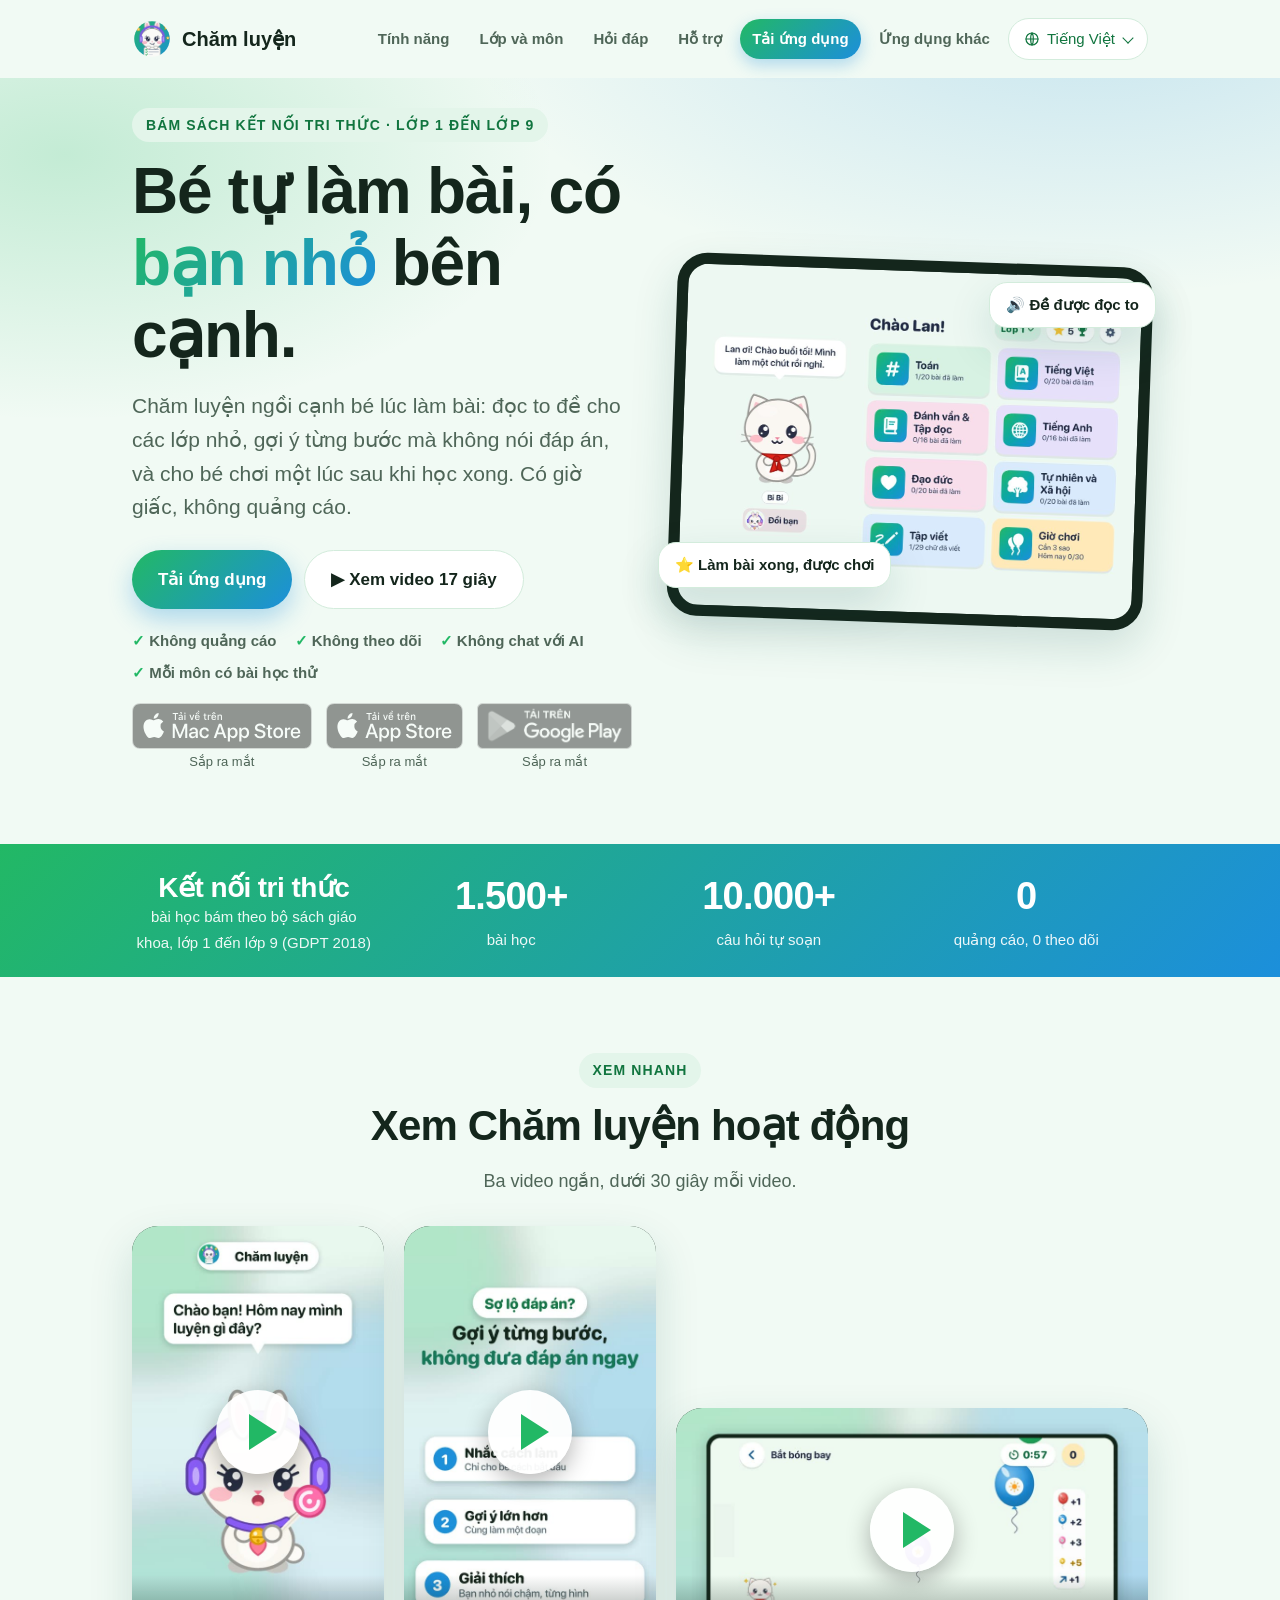
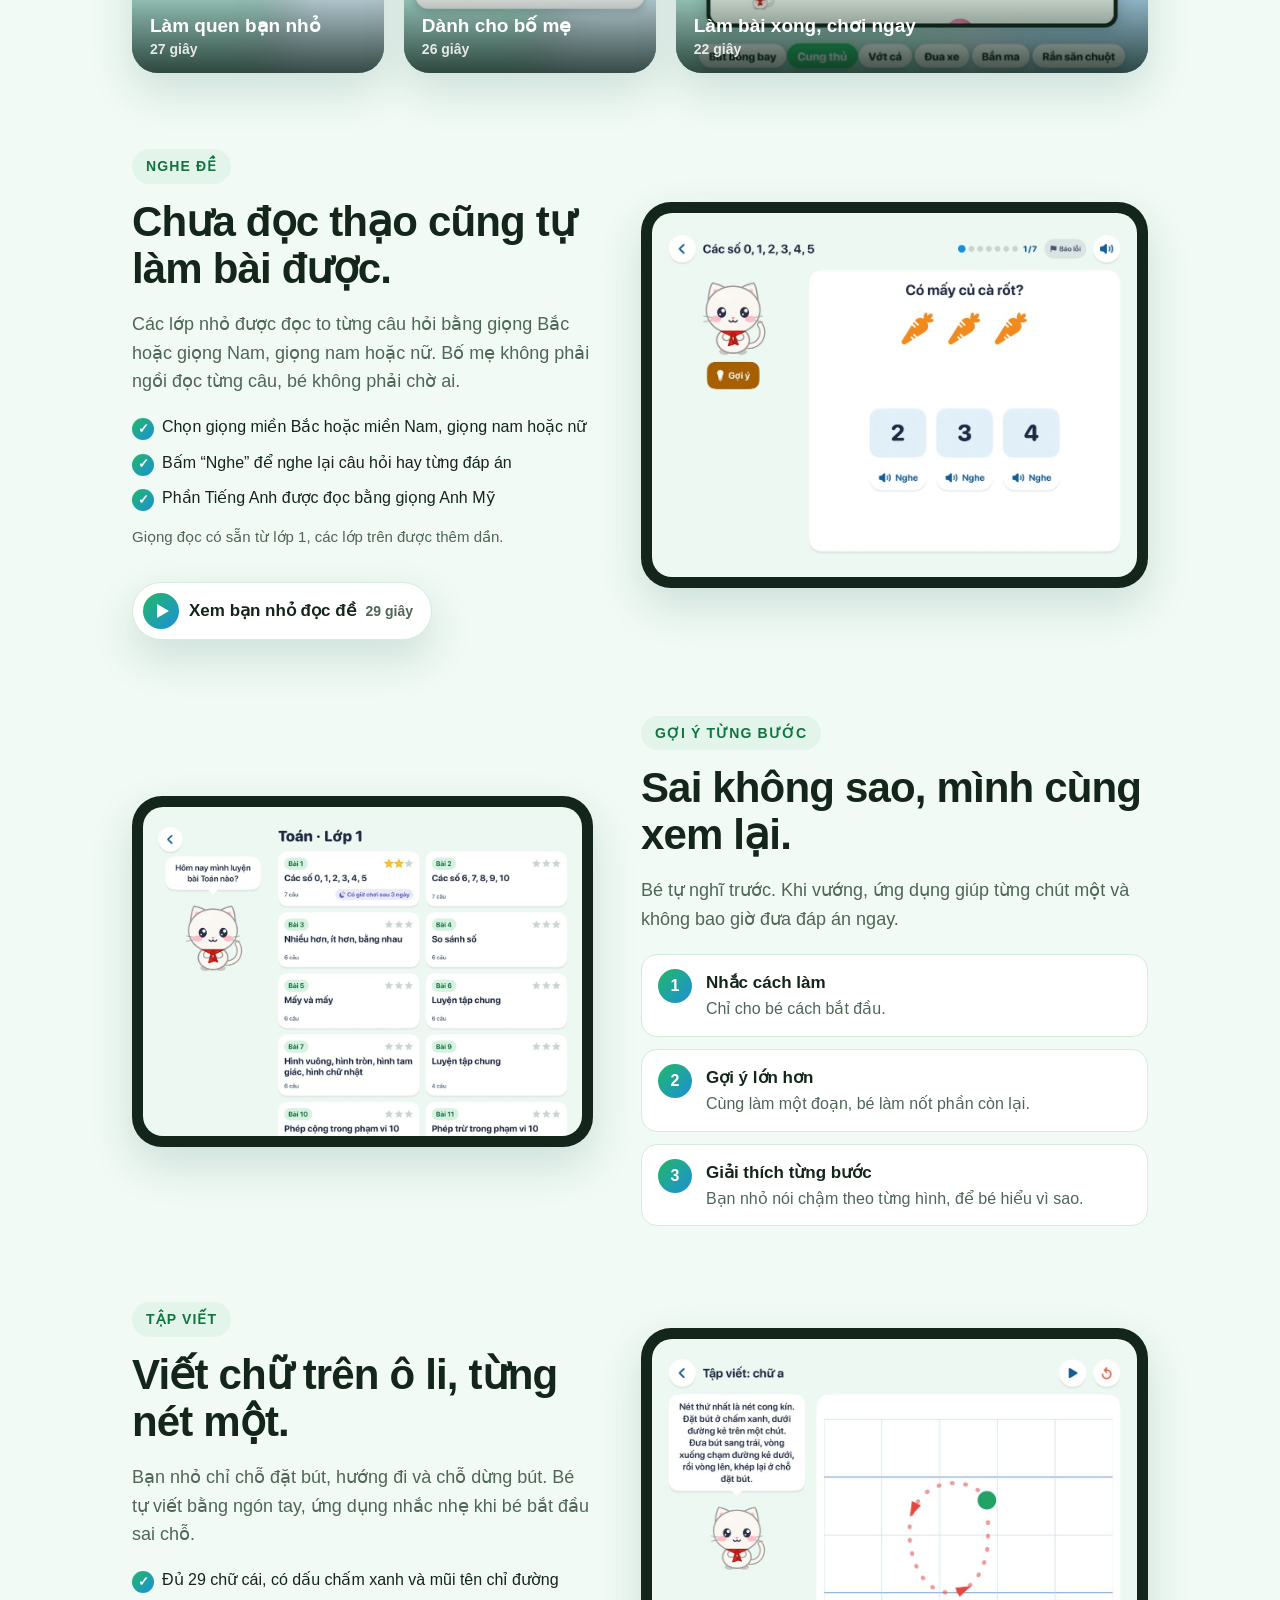
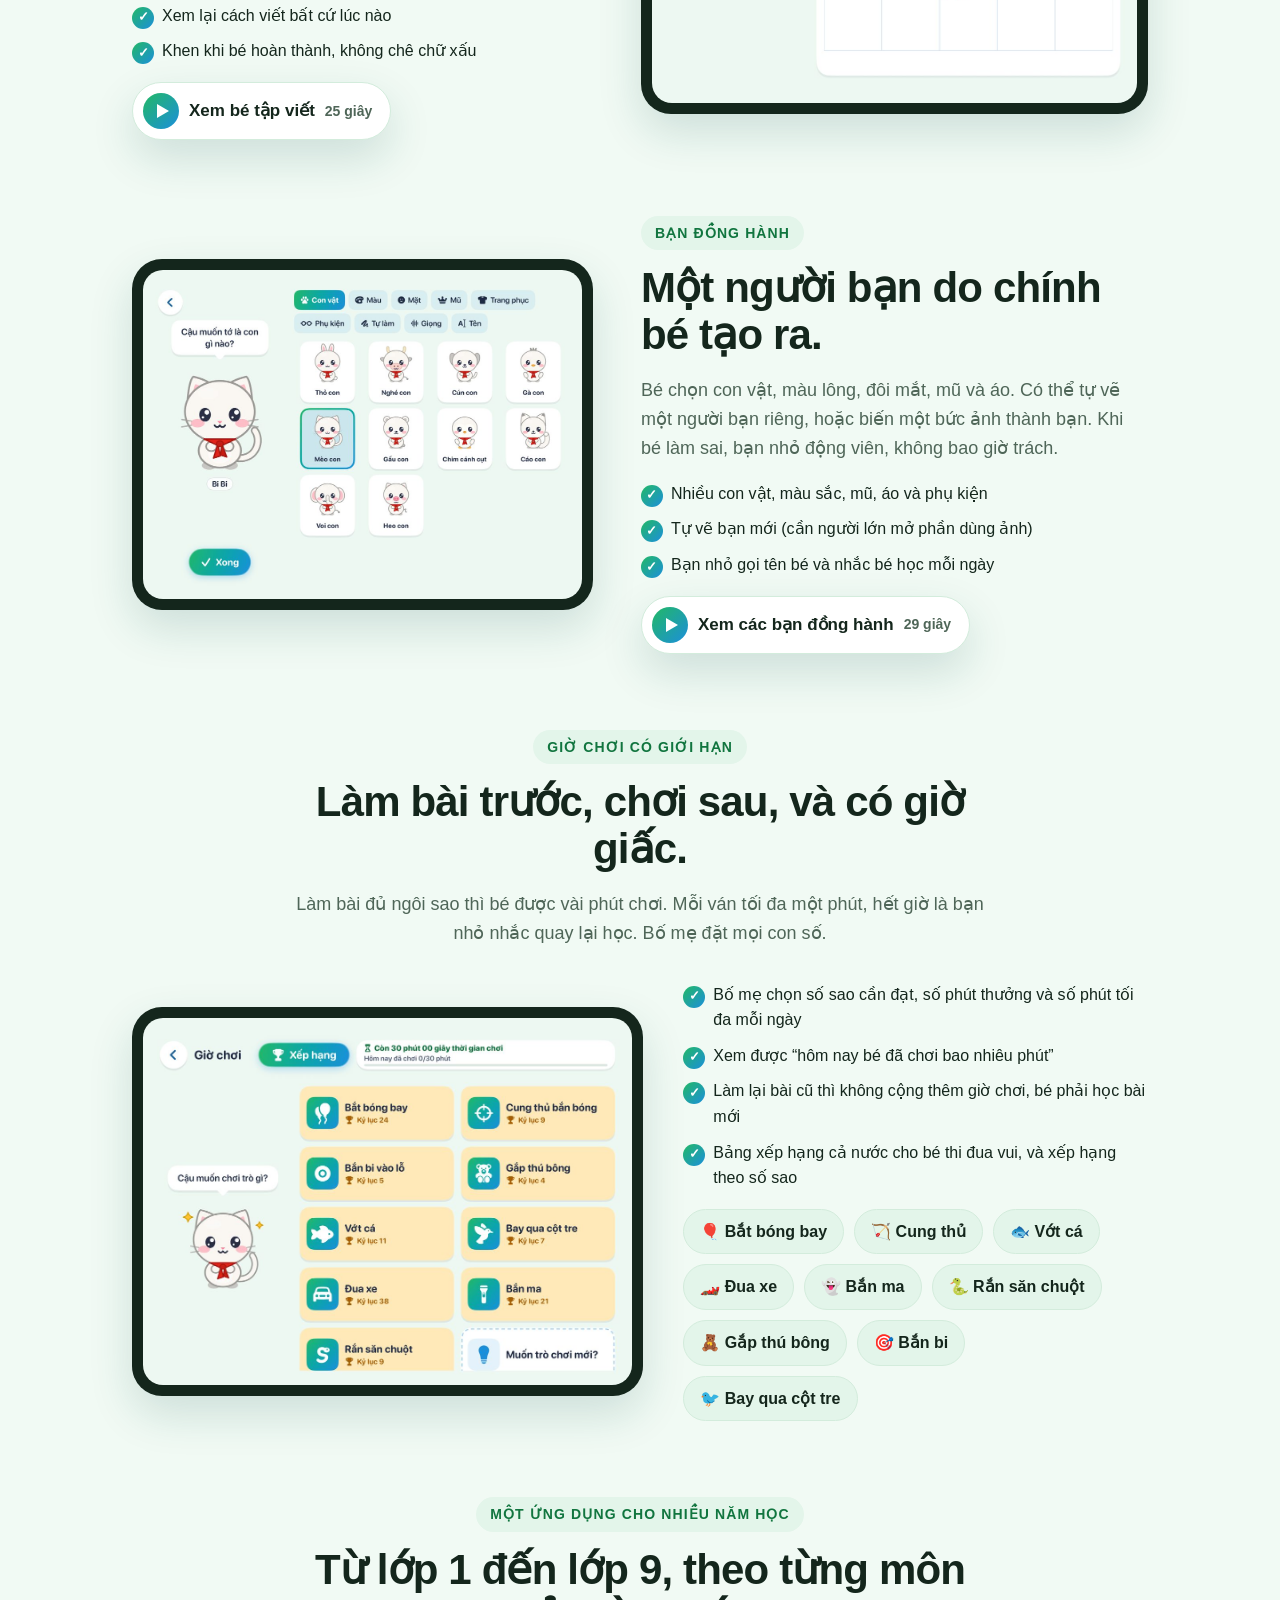
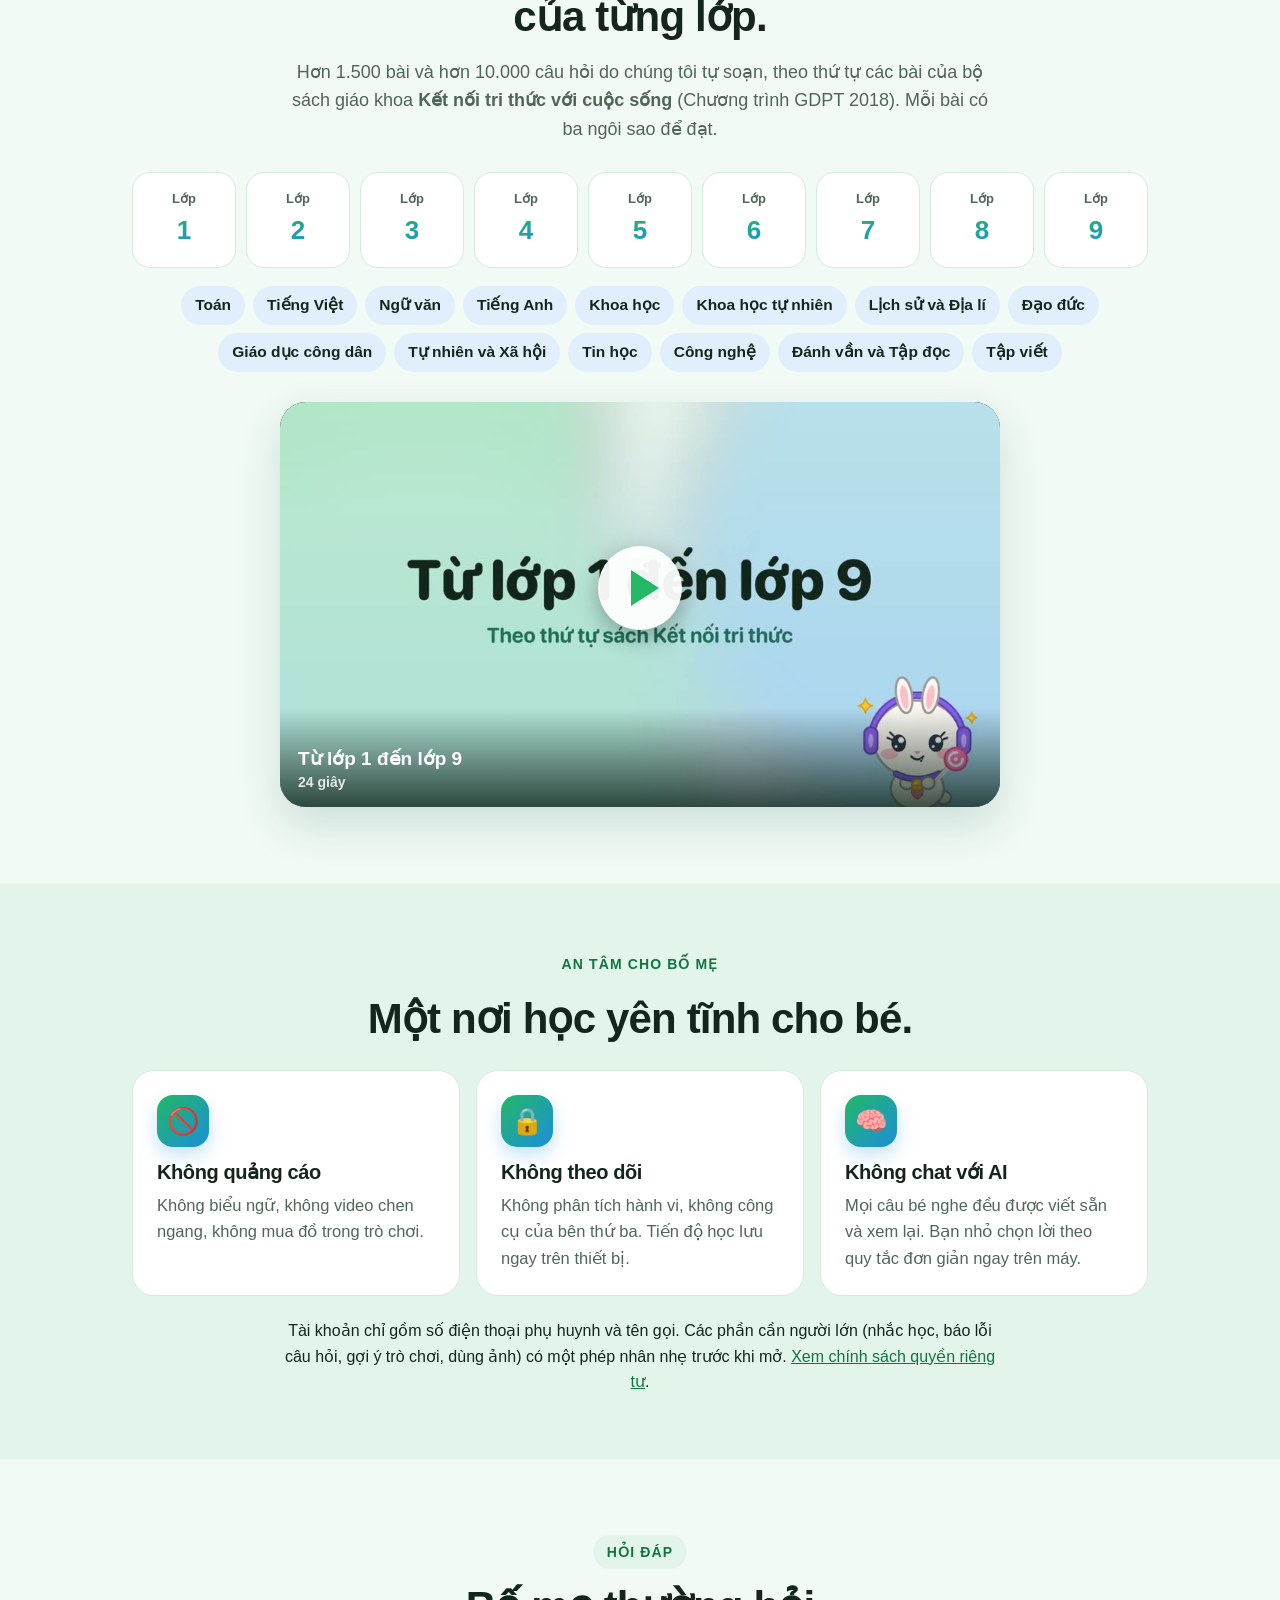
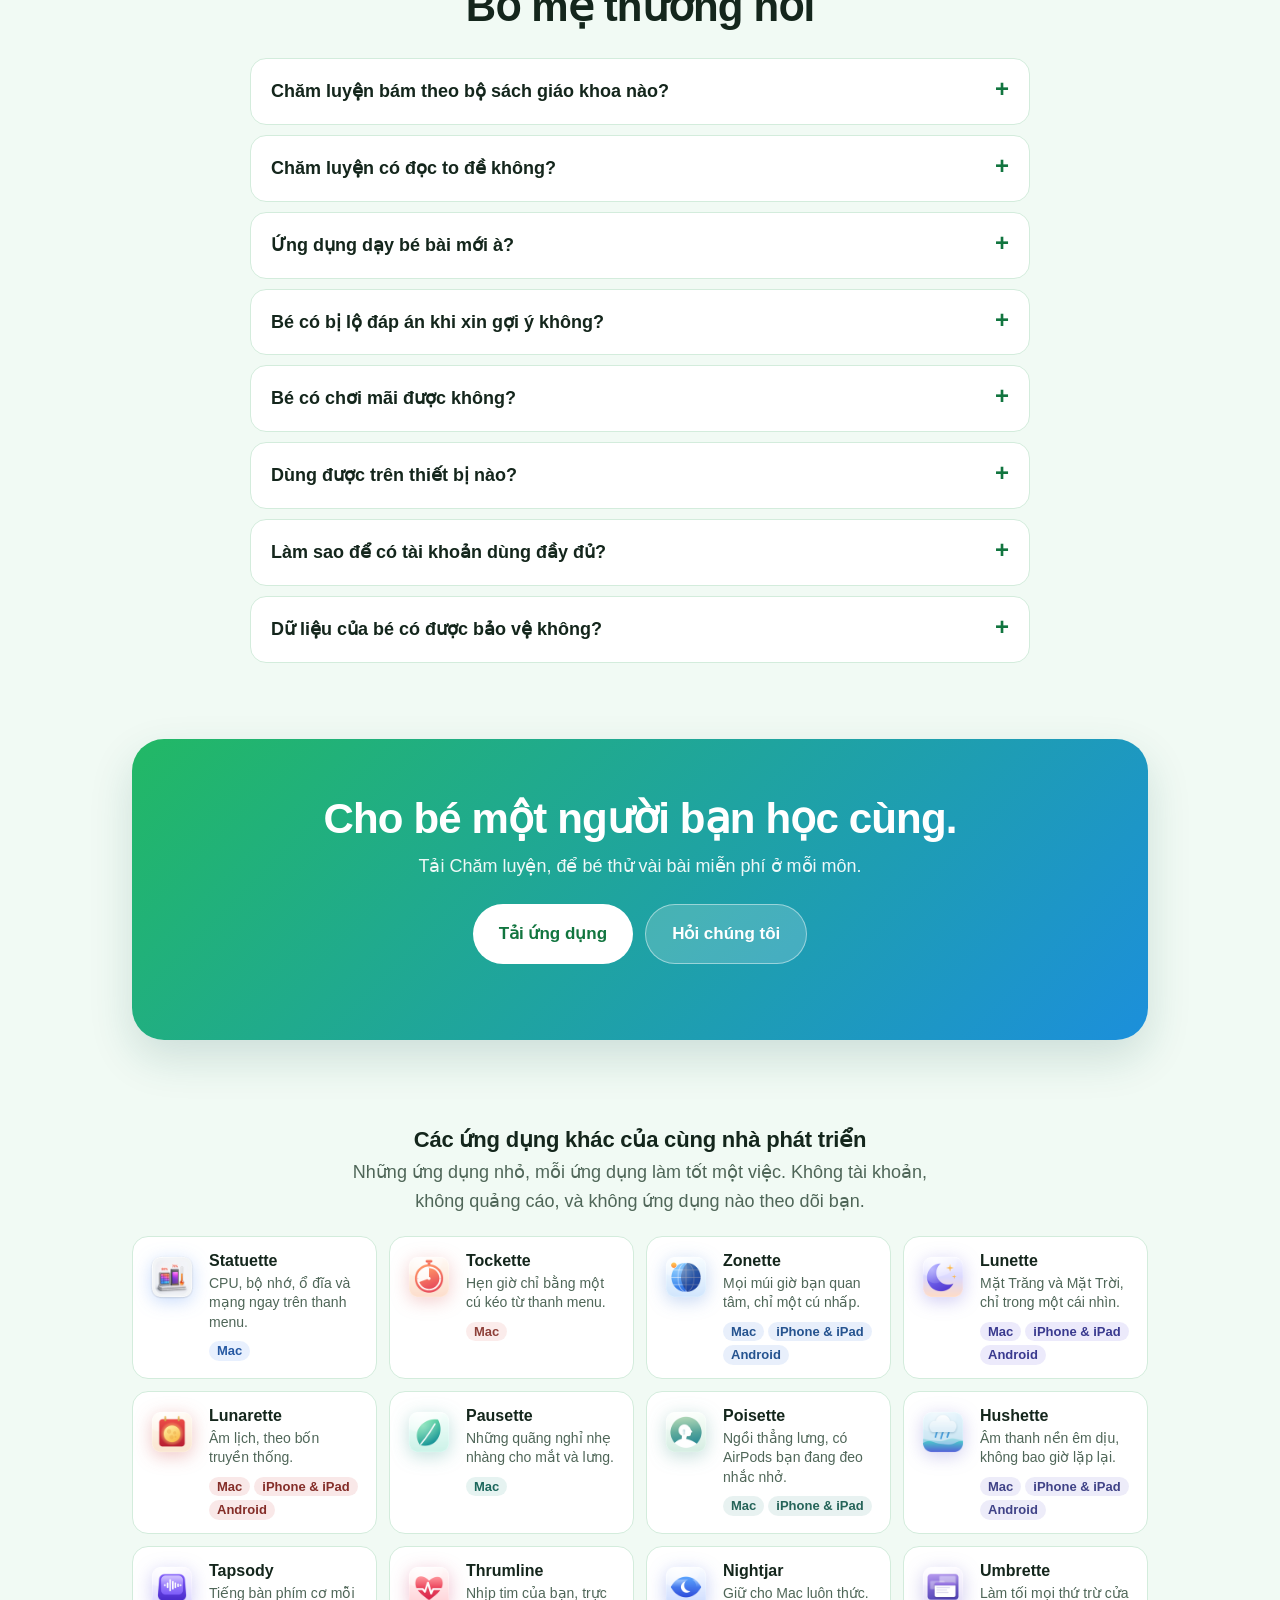
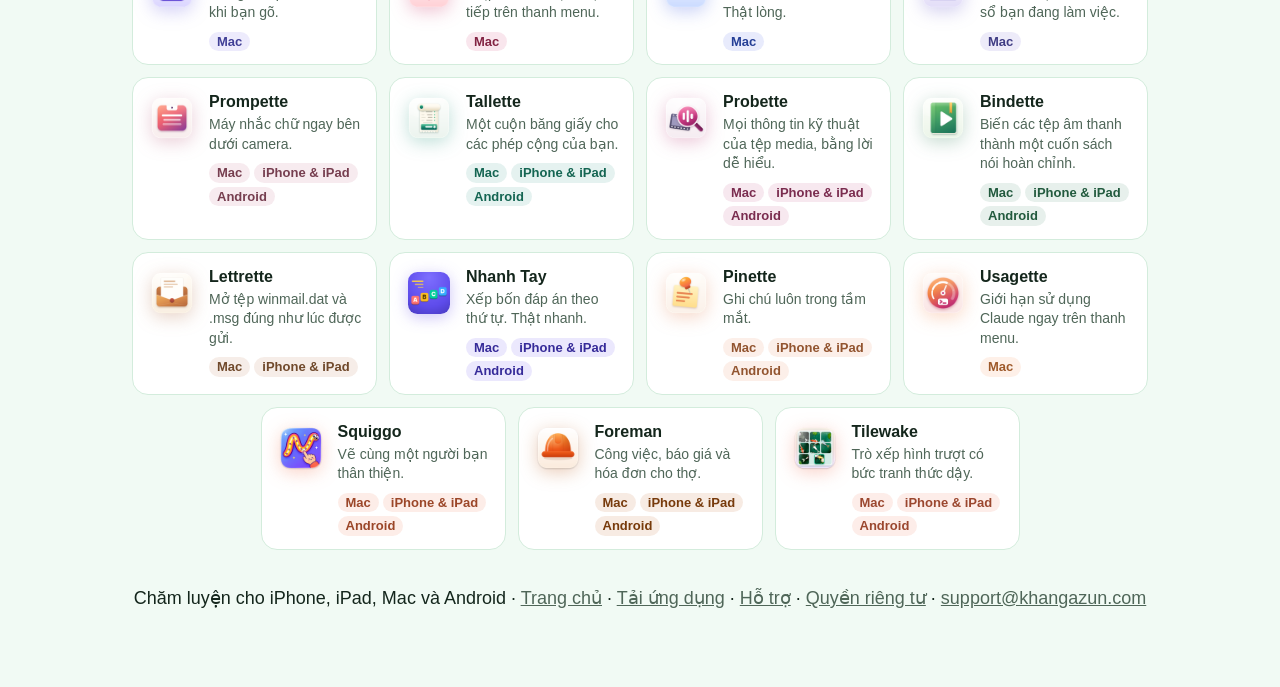
<file: vi/index.html>
<!DOCTYPE html>
<html lang="vi">
<head>
<meta charset="utf-8">
<meta name="viewport" content="width=device-width, initial-scale=1">
<title>Chăm luyện — làm bài cùng bạn nhỏ, từ lớp 1 đến lớp 9</title>
<meta name="description" content="Chăm luyện cho bé từ lớp 1 đến lớp 9: hơn 1.500 bài và 10.000 câu hỏi, đề đọc to cho các lớp nhỏ, gợi ý từng bước không lộ đáp án, một người bạn do bé tự tạo và giờ chơi có giới hạn. Không quảng cáo, không theo dõi.">
<meta property="og:type" content="website">
<meta property="og:site_name" content="Chăm luyện">
<meta property="og:title" content="Chăm luyện — làm bài cùng bạn nhỏ">
<meta property="og:description" content="Chăm luyện cho bé từ lớp 1 đến lớp 9: hơn 1.500 bài và 10.000 câu hỏi, đề đọc to cho các lớp nhỏ, gợi ý từng bước không lộ đáp án, một người bạn do bé tự tạo và giờ chơi có giới hạn. Không quảng cáo, không theo dõi.">
<meta property="og:url" content="https://chamluyen.khangazun.com/vi/">
<meta property="og:image" content="https://chamluyen.khangazun.com/og.png">
<meta property="og:image:width" content="1200">
<meta property="og:image:height" content="630">
<meta name="twitter:card" content="summary_large_image">
<meta name="twitter:image" content="https://chamluyen.khangazun.com/og.png">
<link rel="icon" href="../favicon.ico" sizes="any">
<link rel="icon" type="image/png" href="../icon-32.png" sizes="32x32">
<link rel="apple-touch-icon" href="../icon-180.png">
<link rel="stylesheet" href="../style.css">
<link rel="stylesheet" href="../home.css">
<!-- family:head --><link rel="stylesheet" href="../family/family.css">
<link rel="alternate" hreflang="en" href="https://chamluyen.khangazun.com/en/">
<link rel="alternate" hreflang="vi" href="https://chamluyen.khangazun.com/vi/">
<link rel="alternate" hreflang="x-default" href="https://chamluyen.khangazun.com/vi/">
<script src="../family/family.js" defer data-lang="vi" data-page="index.html" data-langs="en,vi"></script>
<!-- /family:head -->
</head>
<body class="home">
<main>
<header class="topbar">
  <a class="brand" href="./"><img src="../icon-192.png" alt="" width="40" height="40">Chăm luyện</a>
  <nav>
    <a href="#tinh-nang">Tính năng</a>
    <a href="#lop-mon">Lớp và môn</a>
    <a href="#hoi-dap">Hỏi đáp</a>
    <a href="support.html">Hỗ trợ</a>
    <a class="cta keep" href="download.html">Tải ứng dụng</a>
    <!-- family:nav --><a href="#more-apps">Ứng dụng khác</a>
  <details class="family-lang"><summary aria-label="Ngôn ngữ: Tiếng Việt"><svg viewBox="0 0 24 24" width="16" height="16" aria-hidden="true" fill="none" stroke="currentColor" stroke-width="1.8" stroke-linecap="round"><circle cx="12" cy="12" r="9"/><path d="M3 12h18M12 3c2.6 2.9 2.6 15.1 0 18M12 3c-2.6 2.9-2.6 15.1 0 18"/></svg><span>Tiếng Việt</span></summary>
    <ul>
      <li><a href="../en/" hreflang="en" lang="en" data-lang="en">English</a></li>
      <li><a href="../vi/" hreflang="vi" lang="vi" data-lang="vi" aria-current="true">Tiếng Việt</a></li>
    </ul>
  </details><!-- /family:nav -->
  </nav>
</header>

<section class="hero2">
  <div class="wrap">
    <div>
      <span class="eyebrow">Bám sách Kết nối tri thức · Lớp 1 đến lớp 9</span>
      <h1>Bé tự làm bài, có <em>bạn nhỏ</em> bên cạnh.</h1>
      <p class="lead">Chăm luyện ngồi cạnh bé lúc làm bài: đọc to đề cho các lớp nhỏ, gợi ý từng bước mà không nói đáp án, và cho bé chơi một lúc sau khi học xong. Có giờ giấc, không quảng cáo.</p>
      <div class="btns">
        <a class="btn primary" href="download.html">Tải ứng dụng</a>
        <a class="btn ghost" href="../video/hoc-sao-choi.mp4" data-video data-title="Học, nhận sao, rồi chơi" data-poster="../video/hoc-sao-choi.jpg" data-shape="feed">&#9654; Xem video 17 giây</a>
      </div>
      <ul class="trust">
        <li>Không quảng cáo</li><li>Không theo dõi</li><li>Không chat với AI</li><li>Mỗi môn có bài học thử</li>
      </ul>
      <!-- family:stores -->
  <div class="family-stores">
    <span class="family-store soon" title="Sắp ra mắt"><img src="../family/badges/mac-vi.svg" alt="Tải về trên Mac App Store: Sắp ra mắt" height="46"><span class="family-soon">Sắp ra mắt</span></span>
    <span class="family-store soon" title="Sắp ra mắt"><img src="../family/badges/ios-vi.svg" alt="Tải về trên App Store cho iPhone và iPad: Sắp ra mắt" height="46"><span class="family-soon">Sắp ra mắt</span></span>
    <span class="family-store soon" title="Sắp ra mắt"><img src="../family/badges/play-vi.png" alt="Tải nội dung trên Google Play: Sắp ra mắt" height="46"><span class="family-soon">Sắp ra mắt</span></span>
  </div>
  <!-- /family:stores -->
    </div>
    <div class="hero-art">
      <div class="device tilt"><img src="../img/home.jpg" alt="Màn hình chính của Chăm luyện: bạn mèo đeo khăn quàng đỏ chào bé và các môn học" width="1100" height="825"></div>
      <div class="float a">⭐ Làm bài xong, được chơi</div>
      <div class="float b">🔊 Đề được đọc to</div>
    </div>
  </div>
</section>

<section class="strip" aria-label="Con số">
  <div class="wrap">
    <div><b class="book">Kết nối tri thức</b><span>bài học bám theo bộ sách giáo khoa, lớp 1 đến lớp 9 (GDPT 2018)</span></div>
    <div><b>1.500+</b><span>bài học</span></div>
    <div><b>10.000+</b><span>câu hỏi tự soạn</span></div>
    <div><b>0</b><span>quảng cáo, 0 theo dõi</span></div>
  </div>
</section>

<section class="section wrap" id="xem-nhanh">
  <div class="center"><span class="eyebrow">Xem nhanh</span><h2>Xem Chăm luyện hoạt động</h2><p>Ba video ngắn, dưới 30 giây mỗi video.</p></div>
  <div class="videos">
    <a class="vcard" href="../video/ban-nho.mp4" data-video data-title="Làm quen bạn nhỏ" data-poster="../video/ban-nho.jpg" data-shape="tall"><img src="../video/ban-nho.jpg" alt="" width="540" height="960" loading="lazy"><span class="play"></span><span class="cap">Làm quen bạn nhỏ<small>27 giây</small></span><span class="sr" style="position:absolute;left:-9999px">Xem video</span></a>
    <a class="vcard" href="../video/bo-me.mp4" data-video data-title="Dành cho bố mẹ" data-poster="../video/bo-me.jpg" data-shape="tall"><img src="../video/bo-me.jpg" alt="" width="540" height="960" loading="lazy"><span class="play"></span><span class="cap">Dành cho bố mẹ<small>26 giây</small></span><span class="sr" style="position:absolute;left:-9999px">Xem video</span></a>
    <a class="vcard wide" href="../video/tro-choi.mp4" data-video data-title="Làm bài xong, chơi ngay" data-poster="../video/tro-choi.jpg" data-shape=""><img src="../video/tro-choi.jpg" alt="" width="960" height="540" loading="lazy"><span class="play"></span><span class="cap">Làm bài xong, chơi ngay<small>22 giây</small></span><span class="sr" style="position:absolute;left:-9999px">Xem video</span></a>
  </div>
</section>

<section class="section wrap" id="tinh-nang">
  <div class="row">
    <div class="text">
      <span class="eyebrow">Nghe đề</span>
      <h2>Chưa đọc thạo cũng tự làm bài được.</h2>
      <p>Các lớp nhỏ được đọc to từng câu hỏi bằng giọng Bắc hoặc giọng Nam, giọng nam hoặc nữ. Bố mẹ không phải ngồi đọc từng câu, bé không phải chờ ai.</p>
      <ul class="ticks">
        <li>Chọn giọng miền Bắc hoặc miền Nam, giọng nam hoặc nữ</li>
        <li>Bấm “Nghe” để nghe lại câu hỏi hay từng đáp án</li>
        <li>Phần Tiếng Anh được đọc bằng giọng Anh Mỹ</li>
      </ul>
      <p class="note" style="margin-top:14px;font-size:15px">Giọng đọc có sẵn từ lớp 1, các lớp trên được thêm dần.</p>
      <a class="vlink" href="../video/doc-de.mp4" data-video data-title="Bạn nhỏ đọc đề" data-poster="../video/doc-de.jpg" data-shape="tall"><span class="vplay" aria-hidden="true"></span>Xem bạn nhỏ đọc đề<small>29 giây</small></a>
    </div>
    <div class="device"><img src="../img/test.jpg" alt="Một câu hỏi Toán lớp 1: Có mấy củ cà rốt? Bạn mèo ở bên cạnh, các đáp án có nút Nghe" width="1100" height="825" ></div>
  </div>
</section>

<section class="section wrap">
  <div class="row flip">
    <div class="text">
      <span class="eyebrow">Gợi ý từng bước</span>
      <h2>Sai không sao, mình cùng xem lại.</h2>
      <p>Bé tự nghĩ trước. Khi vướng, ứng dụng giúp từng chút một và không bao giờ đưa đáp án ngay.</p>
      <ol class="steps">
        <li><span class="n">1</span><div><b>Nhắc cách làm</b><span>Chỉ cho bé cách bắt đầu.</span></div></li>
        <li><span class="n">2</span><div><b>Gợi ý lớn hơn</b><span>Cùng làm một đoạn, bé làm nốt phần còn lại.</span></div></li>
        <li><span class="n">3</span><div><b>Giải thích từng bước</b><span>Bạn nhỏ nói chậm theo từng hình, để bé hiểu vì sao.</span></div></li>
      </ol>
    </div>
    <div class="device"><img src="../img/shelf.jpg" alt="Danh sách bài học môn Toán lớp 1, mỗi bài có ba ngôi sao để đạt" width="1100" height="825" ></div>
  </div>
</section>

<section class="section wrap">
  <div class="row">
    <div class="text">
      <span class="eyebrow">Tập viết</span>
      <h2>Viết chữ trên ô li, từng nét một.</h2>
      <p>Bạn nhỏ chỉ chỗ đặt bút, hướng đi và chỗ dừng bút. Bé tự viết bằng ngón tay, ứng dụng nhắc nhẹ khi bé bắt đầu sai chỗ.</p>
      <ul class="ticks">
        <li>Đủ 29 chữ cái, có dấu chấm xanh và mũi tên chỉ đường</li>
        <li>Xem lại cách viết bất cứ lúc nào</li>
        <li>Khen khi bé hoàn thành, không chê chữ xấu</li>
      </ul>
      <a class="vlink" href="../video/tap-viet.mp4" data-video data-title="Tập viết từng nét" data-poster="../video/tap-viet.jpg" data-shape="tall"><span class="vplay" aria-hidden="true"></span>Xem bé tập viết<small>25 giây</small></a>
    </div>
    <div class="device"><img src="../img/trace.jpg" alt="Tập viết chữ cái trên ô li, bạn nhỏ hướng dẫn từng nét" width="1100" height="825" ></div>
  </div>
</section>

<section class="section wrap">
  <div class="row flip">
    <div class="text">
      <span class="eyebrow">Bạn đồng hành</span>
      <h2>Một người bạn do chính bé tạo ra.</h2>
      <p>Bé chọn con vật, màu lông, đôi mắt, mũ và áo. Có thể tự vẽ một người bạn riêng, hoặc biến một bức ảnh thành bạn. Khi bé làm sai, bạn nhỏ động viên, không bao giờ trách.</p>
      <ul class="ticks">
        <li>Nhiều con vật, màu sắc, mũ, áo và phụ kiện</li>
        <li>Tự vẽ bạn mới (cần người lớn mở phần dùng ảnh)</li>
        <li>Bạn nhỏ gọi tên bé và nhắc bé học mỗi ngày</li>
      </ul>
      <a class="vlink" href="../video/ban-dong-hanh.mp4" data-video data-title="Các bạn đồng hành" data-poster="../video/ban-dong-hanh.jpg" data-shape="tall"><span class="vplay" aria-hidden="true"></span>Xem các bạn đồng hành<small>29 giây</small></a>
    </div>
    <div class="device"><img src="../img/buddy.jpg" alt="Màn hình tạo bạn đồng hành: chọn con vật, màu sắc, mắt và mũ" width="1100" height="825" ></div>
  </div>
</section>

<section class="section wrap" id="gio-choi">
  <div class="center">
    <span class="eyebrow">Giờ chơi có giới hạn</span>
    <h2>Làm bài trước, chơi sau, và có giờ giấc.</h2>
    <p>Làm bài đủ ngôi sao thì bé được vài phút chơi. Mỗi ván tối đa một phút, hết giờ là bạn nhỏ nhắc quay lại học. Bố mẹ đặt mọi con số.</p>
  </div>
  <div class="games" style="margin-top:34px">
    <div class="device"><img src="../img/games.jpg" alt="Danh sách các trò chơi giờ nghỉ và thời gian chơi còn lại hôm nay" width="1100" height="825" ></div>
    <div>
      <ul class="ticks" style="margin-top:0">
        <li>Bố mẹ chọn số sao cần đạt, số phút thưởng và số phút tối đa mỗi ngày</li>
        <li>Xem được “hôm nay bé đã chơi bao nhiêu phút”</li>
        <li>Làm lại bài cũ thì không cộng thêm giờ chơi, bé phải học bài mới</li>
        <li>Bảng xếp hạng cả nước cho bé thi đua vui, và xếp hạng theo số sao</li>
      </ul>
      <div class="chips">
        <span class="chip on">🎈 Bắt bóng bay</span><span class="chip on">🏹 Cung thủ</span><span class="chip on">🐟 Vớt cá</span>
        <span class="chip on">🏎️ Đua xe</span><span class="chip on">👻 Bắn ma</span><span class="chip on">🐍 Rắn săn chuột</span>
        <span class="chip on">🧸 Gắp thú bông</span><span class="chip on">🎯 Bắn bi</span><span class="chip on">🐦 Bay qua cột tre</span>
      </div>
    </div>
  </div>
</section>

<section class="section wrap" id="lop-mon">
  <div class="center">
    <span class="eyebrow">Một ứng dụng cho nhiều năm học</span>
    <h2>Từ lớp 1 đến lớp 9, theo từng môn của từng lớp.</h2>
    <p>Hơn 1.500 bài và hơn 10.000 câu hỏi do chúng tôi tự soạn, theo thứ tự các bài của bộ sách giáo khoa <b>Kết nối tri thức với cuộc sống</b> (Chương trình GDPT 2018). Mỗi bài có ba ngôi sao để đạt.</p>
  </div>
  <div class="grades">
    <div class="grade"><small>Lớp</small><b>1</b></div><div class="grade"><small>Lớp</small><b>2</b></div><div class="grade"><small>Lớp</small><b>3</b></div>
    <div class="grade"><small>Lớp</small><b>4</b></div><div class="grade"><small>Lớp</small><b>5</b></div><div class="grade"><small>Lớp</small><b>6</b></div>
    <div class="grade"><small>Lớp</small><b>7</b></div><div class="grade"><small>Lớp</small><b>8</b></div><div class="grade"><small>Lớp</small><b>9</b></div>
  </div>
  <div class="subjects">
    <span>Toán</span><span>Tiếng Việt</span><span>Ngữ văn</span><span>Tiếng Anh</span><span>Khoa học</span><span>Khoa học tự nhiên</span>
    <span>Lịch sử và Địa lí</span><span>Đạo đức</span><span>Giáo dục công dân</span><span>Tự nhiên và Xã hội</span><span>Tin học</span><span>Công nghệ</span>
    <span>Đánh vần và Tập đọc</span><span>Tập viết</span>
  </div>
  <div class="vwide"><a class="vcard wide" href="../video/lop-1-9.mp4" data-video data-title="Từ lớp 1 đến lớp 9" data-poster="../video/lop-1-9.jpg" data-shape=""><img src="../video/lop-1-9.jpg" alt="" width="960" height="540" loading="lazy"><span class="play"></span><span class="cap">Từ lớp 1 đến lớp 9<small>24 giây</small></span><span class="sr" style="position:absolute;left:-9999px">Xem video</span></a></div>
</section>

<section class="band" id="an-toan">
  <div class="wrap">
    <div class="center">
      <span class="eyebrow">An tâm cho bố mẹ</span>
      <h2>Một nơi học yên tĩnh cho bé.</h2>
    </div>
    <div class="cards">
      <div class="fcard"><div class="ico">🚫</div><h3>Không quảng cáo</h3><p>Không biểu ngữ, không video chen ngang, không mua đồ trong trò chơi.</p></div>
      <div class="fcard"><div class="ico">🔒</div><h3>Không theo dõi</h3><p>Không phân tích hành vi, không công cụ của bên thứ ba. Tiến độ học lưu ngay trên thiết bị.</p></div>
      <div class="fcard"><div class="ico">🧠</div><h3>Không chat với AI</h3><p>Mọi câu bé nghe đều được viết sẵn và xem lại. Bạn nhỏ chọn lời theo quy tắc đơn giản ngay trên máy.</p></div>
    </div>
    <p class="center" style="margin-top:22px;font-size:16px">Tài khoản chỉ gồm số điện thoại phụ huynh và tên gọi. Các phần cần người lớn (nhắc học, báo lỗi câu hỏi, gợi ý trò chơi, dùng ảnh) có một phép nhân nhẹ trước khi mở. <a href="privacy.html">Xem chính sách quyền riêng tư</a>.</p>
  </div>
</section>

<section class="section wrap" id="hoi-dap">
  <div class="center"><span class="eyebrow">Hỏi đáp</span><h2>Bố mẹ thường hỏi</h2></div>
  <div class="faq">
    <details><summary>Chăm luyện bám theo bộ sách giáo khoa nào?</summary><p>Bộ <b>Kết nối tri thức với cuộc sống</b>: các bài học đi theo thứ tự và tên các bài của bộ sách này, còn câu hỏi do chúng tôi tự soạn. Nếu con học bộ sách khác (ví dụ Chân trời sáng tạo), các môn vẫn theo Chương trình GDPT 2018 nhưng tên và thứ tự bài có thể khác. Chăm luyện là ứng dụng độc lập, không phải sản phẩm của nhà xuất bản.</p></details>
    <details><summary>Chăm luyện có đọc to đề không?</summary><p>Có, từ lớp 1 (các lớp trên được thêm dần), bằng giọng miền Bắc hoặc miền Nam. Lớp nào chưa có giọng đọc thì hiện chữ.</p></details>
    <details><summary>Ứng dụng dạy bé bài mới à?</summary><p>Không. Chăm luyện là nơi bé luyện bài và làm bài kiểm tra ngắn, bám các môn của từng lớp. Ứng dụng ở bên bé trong lúc làm bài, như một người bạn lớn kiên nhẫn.</p></details>
    <details><summary>Bé có bị lộ đáp án khi xin gợi ý không?</summary><p>Không. Gợi ý đi từng bước: nhắc cách làm, rồi gợi ý lớn hơn, rồi giải thích. Ứng dụng không bao giờ đưa đáp án ngay.</p></details>
    <details><summary>Bé có chơi mãi được không?</summary><p>Không. Bé phải làm bài đủ sao mới có giờ chơi, và mỗi ngày có số phút tối đa do bố mẹ đặt.</p></details>
    <details><summary>Dùng được trên thiết bị nào?</summary><p>iPhone và iPad (iOS 17 trở lên) và Mac (macOS 14 trở lên) và Android (8.0 trở lên), cùng một tài khoản. Xem trang <a href="download.html">Tải ứng dụng</a> để biết bản nào đã có trên cửa hàng.</p></details>
    <details><summary>Làm sao để có tài khoản dùng đầy đủ?</summary><p>Mỗi môn có vài bài học thử miễn phí. Để dùng đầy đủ, hãy liên hệ chúng tôi qua trang <a href="support.html">Hỗ trợ</a>.</p></details>
    <details><summary>Dữ liệu của bé có được bảo vệ không?</summary><p>Ứng dụng không có quảng cáo hay theo dõi. Khi chưa có tài khoản, thông tin về bé không rời khỏi thiết bị. Chi tiết ở <a href="privacy.html">chính sách quyền riêng tư</a>.</p></details>
  </div>
</section>

<section class="final">
  <div class="box">
    <h2>Cho bé một người bạn học cùng.</h2>
    <p>Tải Chăm luyện, để bé thử vài bài miễn phí ở mỗi môn.</p>
    <div class="btns" style="justify-content:center">
      <a class="btn primary" href="download.html">Tải ứng dụng</a>
      <a class="btn ghost" href="support.html">Hỏi chúng tôi</a>
    </div>
  </div>
</section>

<!-- family:apps -->
<section class="family" id="more-apps" aria-labelledby="more-apps-title">
  <h2 id="more-apps-title">Các ứng dụng khác của cùng nhà phát triển</h2>
  <p class="family-sub">Những ứng dụng nhỏ, mỗi ứng dụng làm tốt một việc. Không tài khoản, không quảng cáo, và không ứng dụng nào theo dõi bạn.</p>
  <ul class="family-grid">
    <li><a class="family-app" href="https://statuette.khangazun.com/vi/" style="--app: #3379f5"><img src="../family/icons/statuette.png" alt="" width="50" height="50" loading="lazy"><span class="family-text"><span class="family-name">Statuette</span><span class="family-tag">CPU, bộ nhớ, ổ đĩa và mạng ngay trên thanh menu.</span><span class="family-platforms"><span>Mac</span></span></span></a></li>
    <li><a class="family-app" href="https://tockette.khangazun.com/vi/" style="--app: #d9504a"><img src="../family/icons/tockette.png" alt="" width="50" height="50" loading="lazy"><span class="family-text"><span class="family-name">Tockette</span><span class="family-tag">Hẹn giờ chỉ bằng một cú kéo từ thanh menu.</span><span class="family-platforms"><span>Mac</span></span></span></a></li>
    <li><a class="family-app" href="https://zonette.khangazun.com/vi/" style="--app: #2f6fd6"><img src="../family/icons/zonette.png" alt="" width="50" height="50" loading="lazy"><span class="family-text"><span class="family-name">Zonette</span><span class="family-tag">Mọi múi giờ bạn quan tâm, chỉ một cú nhấp.</span><span class="family-platforms"><span>Mac</span><span>iPhone &amp; iPad</span><span>Android</span></span></span></a></li>
    <li><a class="family-app" href="https://lunette.khangazun.com/vi/" style="--app: #5146d6"><img src="../family/icons/lunette.png" alt="" width="50" height="50" loading="lazy"><span class="family-text"><span class="family-name">Lunette</span><span class="family-tag">Mặt Trăng và Mặt Trời, chỉ trong một cái nhìn.</span><span class="family-platforms"><span>Mac</span><span>iPhone &amp; iPad</span><span>Android</span></span></span></a></li>
    <li><a class="family-app" href="https://lunarette.khangazun.com/vi/" style="--app: #c8322f"><img src="../family/icons/lunarette.png" alt="" width="50" height="50" loading="lazy"><span class="family-text"><span class="family-name">Lunarette</span><span class="family-tag">Âm lịch, theo bốn truyền thống.</span><span class="family-platforms"><span>Mac</span><span>iPhone &amp; iPad</span><span>Android</span></span></span></a></li>
    <li><a class="family-app" href="https://pausette.khangazun.com/vi/" style="--app: #1f8f84"><img src="../family/icons/pausette.png" alt="" width="50" height="50" loading="lazy"><span class="family-text"><span class="family-name">Pausette</span><span class="family-tag">Những quãng nghỉ nhẹ nhàng cho mắt và lưng.</span><span class="family-platforms"><span>Mac</span></span></span></a></li>
    <li><a class="family-app" href="https://poisette.khangazun.com/vi/" style="--app: #2f8a7e"><img src="../family/icons/poisette.png" alt="" width="50" height="50" loading="lazy"><span class="family-text"><span class="family-name">Poisette</span><span class="family-tag">Ngồi thẳng lưng, có AirPods bạn đang đeo nhắc nhở.</span><span class="family-platforms"><span>Mac</span><span>iPhone &amp; iPad</span></span></span></a></li>
    <li><a class="family-app" href="https://hushette.khangazun.com/vi/" style="--app: #5b54c9"><img src="../family/icons/hushette.png" alt="" width="50" height="50" loading="lazy"><span class="family-text"><span class="family-name">Hushette</span><span class="family-tag">Âm thanh nền êm dịu, không bao giờ lặp lại.</span><span class="family-platforms"><span>Mac</span><span>iPhone &amp; iPad</span><span>Android</span></span></span></a></li>
    <li><a class="family-app" href="https://tapsody.khangazun.com/vi/" style="--app: #5b4fe0"><img src="../family/icons/tapsody.png" alt="" width="50" height="50" loading="lazy"><span class="family-text"><span class="family-name">Tapsody</span><span class="family-tag">Tiếng bàn phím cơ mỗi khi bạn gõ.</span><span class="family-platforms"><span>Mac</span></span></span></a></li>
    <li><a class="family-app" href="https://thrumline.khangazun.com/vi/" style="--app: #c5215a"><img src="../family/icons/thrumline.png" alt="" width="50" height="50" loading="lazy"><span class="family-text"><span class="family-name">Thrumline</span><span class="family-tag">Nhịp tim của bạn, trực tiếp trên thanh menu.</span><span class="family-platforms"><span>Mac</span></span></span></a></li>
    <li><a class="family-app" href="https://nightjar.khangazun.com/vi/" style="--app: #2f4fe0"><img src="../family/icons/nightjar.png" alt="" width="50" height="50" loading="lazy"><span class="family-text"><span class="family-name">Nightjar</span><span class="family-tag">Giữ cho Mac luôn thức. Thật lòng.</span><span class="family-platforms"><span>Mac</span></span></span></a></li>
    <li><a class="family-app" href="https://umbrette.khangazun.com/vi/" style="--app: #5b4bc4"><img src="../family/icons/umbrette.png" alt="" width="50" height="50" loading="lazy"><span class="family-text"><span class="family-name">Umbrette</span><span class="family-tag">Làm tối mọi thứ trừ cửa sổ bạn đang làm việc.</span><span class="family-platforms"><span>Mac</span></span></span></a></li>
    <li><a class="family-app" href="https://prompette.khangazun.com/vi/" style="--app: #b24d6e"><img src="../family/icons/prompette.png" alt="" width="50" height="50" loading="lazy"><span class="family-text"><span class="family-name">Prompette</span><span class="family-tag">Máy nhắc chữ ngay bên dưới camera.</span><span class="family-platforms"><span>Mac</span><span>iPhone &amp; iPad</span><span>Android</span></span></span></a></li>
    <li><a class="family-app" href="https://tallette.khangazun.com/vi/" style="--app: #148c73"><img src="../family/icons/tallette.png" alt="" width="50" height="50" loading="lazy"><span class="family-text"><span class="family-name">Tallette</span><span class="family-tag">Một cuộn băng giấy cho các phép cộng của bạn.</span><span class="family-platforms"><span>Mac</span><span>iPhone &amp; iPad</span><span>Android</span></span></span></a></li>
    <li><a class="family-app" href="https://probette.khangazun.com/vi/" style="--app: #b8306f"><img src="../family/icons/probette.png" alt="" width="50" height="50" loading="lazy"><span class="family-text"><span class="family-name">Probette</span><span class="family-tag">Mọi thông tin kỹ thuật của tệp media, bằng lời dễ hiểu.</span><span class="family-platforms"><span>Mac</span><span>iPhone &amp; iPad</span><span>Android</span></span></span></a></li>
    <li><a class="family-app" href="https://bindette.khangazun.com/vi/" style="--app: #2b7a53"><img src="../family/icons/bindette.png" alt="" width="50" height="50" loading="lazy"><span class="family-text"><span class="family-name">Bindette</span><span class="family-tag">Biến các tệp âm thanh thành một cuốn sách nói hoàn chỉnh.</span><span class="family-platforms"><span>Mac</span><span>iPhone &amp; iPad</span><span>Android</span></span></span></a></li>
    <li><a class="family-app" href="https://lettrette.khangazun.com/vi/" style="--app: #a85f34"><img src="../family/icons/lettrette.png" alt="" width="50" height="50" loading="lazy"><span class="family-text"><span class="family-name">Lettrette</span><span class="family-tag">Mở tệp winmail.dat và .msg đúng như lúc được gửi.</span><span class="family-platforms"><span>Mac</span><span>iPhone &amp; iPad</span></span></span></a></li>
    <li><a class="family-app" href="https://nhanhtay.khangazun.com/vi/" style="--app: #4b2ee6"><img src="../family/icons/nhanhtay.png" alt="" width="50" height="50" loading="lazy" class="round"><span class="family-text"><span class="family-name">Nhanh Tay</span><span class="family-tag">Xếp bốn đáp án theo thứ tự. Thật nhanh.</span><span class="family-platforms"><span>Mac</span><span>iPhone &amp; iPad</span><span>Android</span></span></span></a></li>
    <li><a class="family-app" href="https://pinette.khangazun.com/vi/" style="--app: #e0703a"><img src="../family/icons/pinette.png" alt="" width="50" height="50" loading="lazy"><span class="family-text"><span class="family-name">Pinette</span><span class="family-tag">Ghi chú luôn trong tầm mắt.</span><span class="family-platforms"><span>Mac</span><span>iPhone &amp; iPad</span><span>Android</span></span></span></a></li>
    <li><a class="family-app" href="https://usagette.khangazun.com/vi/" style="--app: #f27833"><img src="../family/icons/usagette.png" alt="" width="50" height="50" loading="lazy"><span class="family-text"><span class="family-name">Usagette</span><span class="family-tag">Giới hạn sử dụng Claude ngay trên thanh menu.</span><span class="family-platforms"><span>Mac</span></span></span></a></li>
    <li><a class="family-app" href="https://squiggo.khangazun.com/vi/" style="--app: #EE5A2F"><img src="../family/icons/squiggo.png" alt="" width="50" height="50" loading="lazy"><span class="family-text"><span class="family-name">Squiggo</span><span class="family-tag">Vẽ cùng một người bạn thân thiện.</span><span class="family-platforms"><span>Mac</span><span>iPhone &amp; iPad</span><span>Android</span></span></span></a></li>
    <li><a class="family-app" href="https://foreman.khangazun.com/vi/" style="--app: #b34700"><img src="../family/icons/foreman.png" alt="" width="50" height="50" loading="lazy"><span class="family-text"><span class="family-name">Foreman</span><span class="family-tag">Công việc, báo giá và hóa đơn cho thợ.</span><span class="family-platforms"><span>Mac</span><span>iPhone &amp; iPad</span><span>Android</span></span></span></a></li>
    <li><a class="family-app" href="https://tilewake.khangazun.com/vi/" style="--app: #EE5B3B"><img src="../family/icons/tilewake.png" alt="" width="50" height="50" loading="lazy"><span class="family-text"><span class="family-name">Tilewake</span><span class="family-tag">Trò xếp hình trượt có bức tranh thức dậy.</span><span class="family-platforms"><span>Mac</span><span>iPhone &amp; iPad</span><span>Android</span></span></span></a></li>
  </ul>
</section>
<!-- /family:apps -->
<footer>
<p>Chăm luyện cho iPhone, iPad, Mac và Android · <a href="./">Trang chủ</a> · <a href="download.html">Tải ứng dụng</a> · <a href="support.html">Hỗ trợ</a> · <a href="privacy.html">Quyền riêng tư</a> · <a href="mailto:support@khangazun.com?subject=H%E1%BB%97%20tr%E1%BB%A3%20Ch%C4%83m%20luy%E1%BB%87n&body=Chuy%E1%BB%87n%20g%C3%AC%20%C4%91%C3%A3%20x%E1%BA%A3y%20ra%3A%0A%0A%0A%C4%90i%E1%BB%81u%20t%C3%B4i%20mong%20%C4%91%E1%BB%A3i%3A%0A%0A%0ATh%C3%B4ng%20tin%20th%C3%AAm%3A%0A-%20Thi%E1%BA%BFt%20b%E1%BB%8B%20%28iPhone%2C%20iPad%2C%20Mac%20hay%20Android%29%2C%20v%C3%A0%20phi%C3%AAn%20b%E1%BA%A3n%20h%E1%BB%87%20%C4%91i%E1%BB%81u%20h%C3%A0nh%3A%0A-%20Phi%C3%AAn%20b%E1%BA%A3n%20Ch%C4%83m%20luy%E1%BB%87n%3A%0A">support@khangazun.com</a></p>
</footer>
<script src="../home.js" defer></script>
</main>
</body>
</html>
</file>
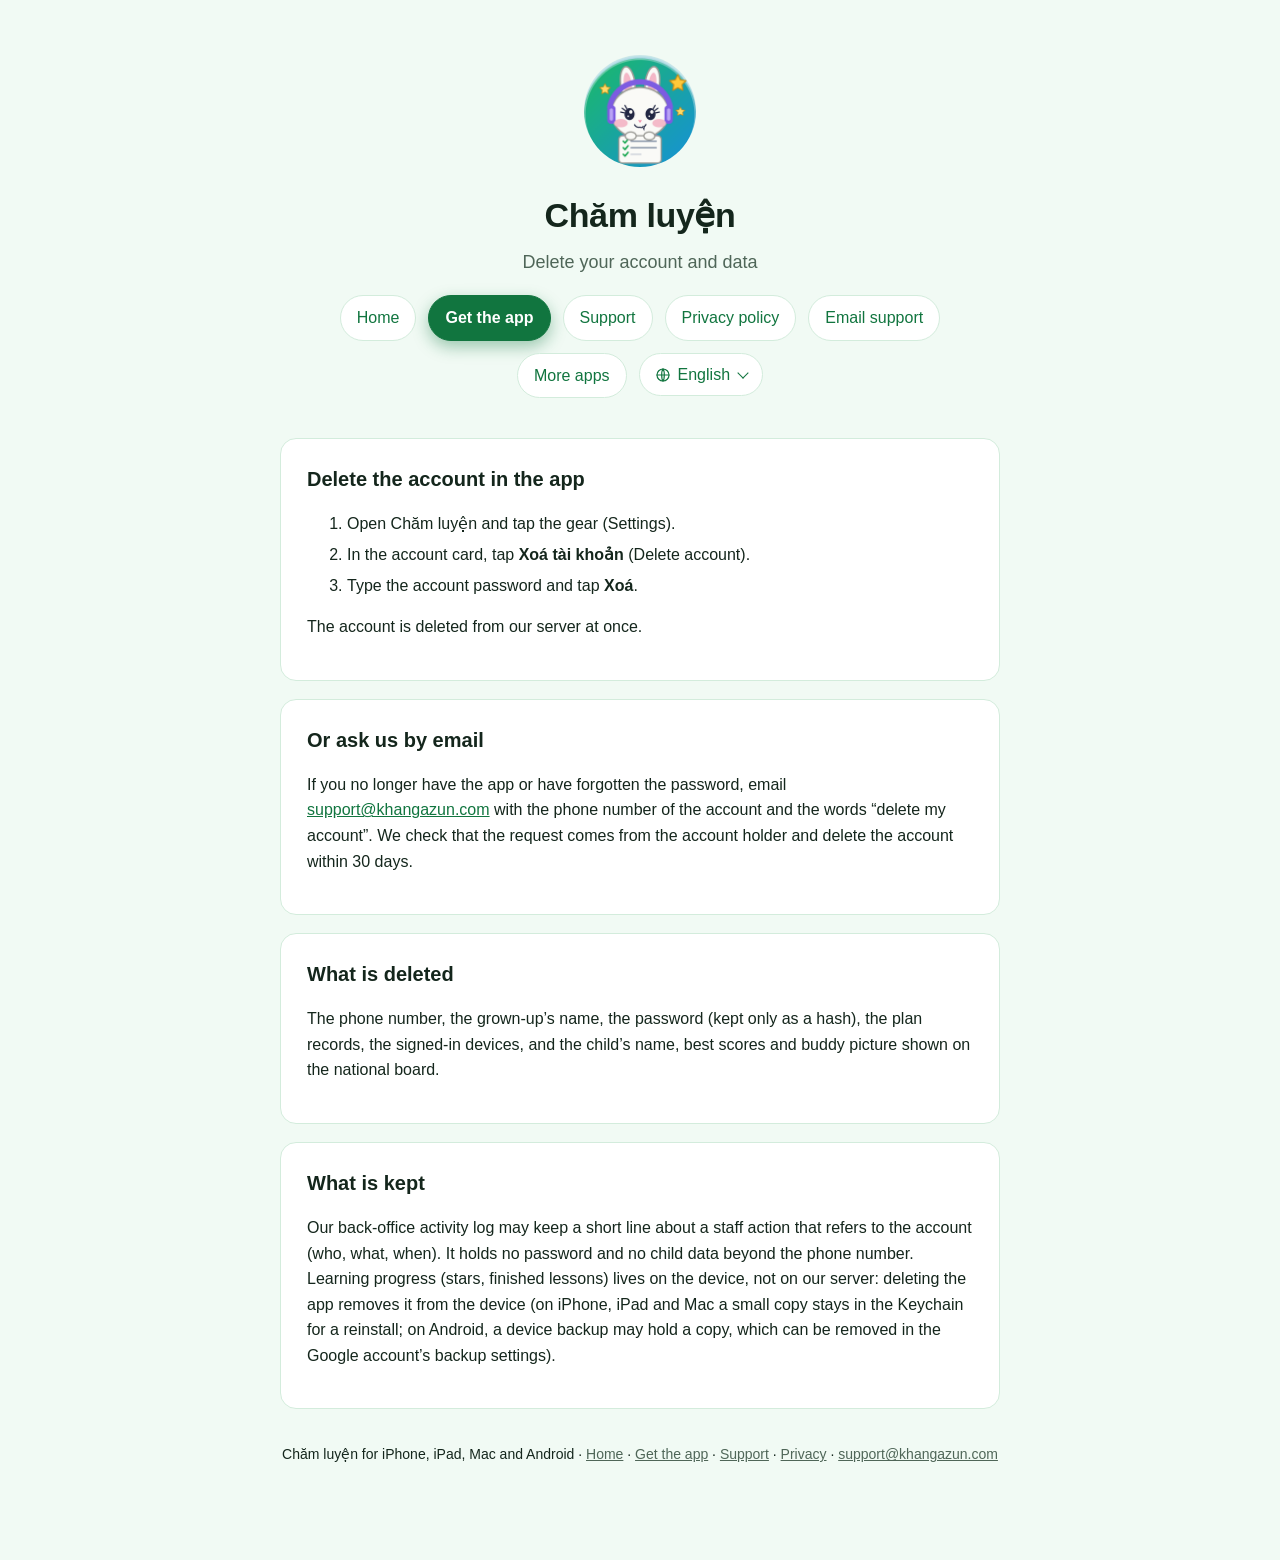
<file: delete-account.html>
<!DOCTYPE html>
<html lang="en">
<head>
<meta charset="utf-8">
<meta name="viewport" content="width=device-width, initial-scale=1">
<title>Chăm luyện — delete your account and data</title>
<meta name="description" content="How to delete your Chăm luyện account and the data stored with it.">
<meta property="og:type" content="website">
<meta property="og:site_name" content="Chăm luyện">
<meta property="og:title" content="Chăm luyện — delete your account and data">
<meta property="og:description" content="How to delete your Chăm luyện account and the data stored with it.">
<meta property="og:url" content="https://chamluyen.khangazun.com/delete-account.html">
<meta property="og:image" content="https://chamluyen.khangazun.com/og.png">
<meta property="og:image:width" content="1200">
<meta property="og:image:height" content="630">
<meta name="twitter:card" content="summary_large_image">
<meta name="twitter:image" content="https://chamluyen.khangazun.com/og.png">
<link rel="icon" href="favicon.ico" sizes="any">
<link rel="icon" type="image/png" href="icon-32.png" sizes="32x32">
<link rel="apple-touch-icon" href="icon-180.png">
<link rel="stylesheet" href="style.css">
<!-- family:head --><link rel="stylesheet" href="family/family.css">
<link rel="alternate" hreflang="en" href="https://chamluyen.khangazun.com/delete-account.html">
<link rel="alternate" hreflang="vi" href="https://chamluyen.khangazun.com/vi/delete-account.html">
<link rel="alternate" hreflang="x-default" href="https://chamluyen.khangazun.com/vi/delete-account.html">
<script src="family/family.js" defer data-lang="en" data-page="delete-account.html" data-langs="en,vi"></script>
<!-- /family:head -->
</head>
<body>
<main>
<div class="hero">
  <img class="icon" src="icon-512.png" alt="" width="112" height="112">
  <h1>Chăm luyện</h1>
  <p class="tagline">Delete your account and data</p>
<nav class="links">
    <a href="en/">Home</a>
    <a href="download.html">Get the app</a>
    <a href="support.html">Support</a>
    <a href="privacy.html">Privacy policy</a>
    <a href="mailto:support@khangazun.com?subject=Ch%C4%83m%20luy%E1%BB%87n%20support&body=What%20happened%3A%0A%0A%0AWhat%20I%20expected%20instead%3A%0A%0A%0ADetails%20that%20help%3A%0A-%20Device%20%28iPhone%2C%20iPad%2C%20Mac%20or%20Android%29%2C%20and%20its%20system%20version%3A%0A-%20Ch%C4%83m%20luy%E1%BB%87n%20version%3A%0A">Email support</a>
    <!-- family:nav --><a href="en/#more-apps">More apps</a>
  <details class="family-lang"><summary aria-label="Language: English"><svg viewBox="0 0 24 24" width="16" height="16" aria-hidden="true" fill="none" stroke="currentColor" stroke-width="1.8" stroke-linecap="round"><circle cx="12" cy="12" r="9"/><path d="M3 12h18M12 3c2.6 2.9 2.6 15.1 0 18M12 3c-2.6 2.9-2.6 15.1 0 18"/></svg><span>English</span></summary>
    <ul>
      <li><a href="delete-account.html" hreflang="en" lang="en" data-lang="en" aria-current="true">English</a></li>
      <li><a href="vi/delete-account.html" hreflang="vi" lang="vi" data-lang="vi">Tiếng Việt</a></li>
    </ul>
  </details><!-- /family:nav -->
  </nav>
</div>

<section class="card">
  <h2>Delete the account in the app</h2>
  <ol>
    <li>Open Chăm luyện and tap the gear (Settings).</li>
    <li>In the account card, tap <strong>Xoá tài khoản</strong> (Delete account).</li>
    <li>Type the account password and tap <strong>Xoá</strong>.</li>
  </ol>
  <p>The account is deleted from our server at once.</p>
</section>

<section class="card">
  <h2>Or ask us by email</h2>
  <p>If you no longer have the app or have forgotten the password, email <a href="mailto:support@khangazun.com?subject=Delete%20my%20Ch%C4%83m%20luy%E1%BB%87n%20account&body=The%20phone%20number%20of%20the%20account%3A%0A">support@khangazun.com</a> with the phone number of the account and the words “delete my account”. We check that the request comes from the account holder and delete the account within 30 days.</p>
</section>

<section class="card">
  <h2>What is deleted</h2>
  <p>The phone number, the grown-up’s name, the password (kept only as a hash), the plan records, the signed-in devices, and the child’s name, best scores and buddy picture shown on the national board.</p>
</section>

<section class="card">
  <h2>What is kept</h2>
  <p>Our back-office activity log may keep a short line about a staff action that refers to the account (who, what, when). It holds no password and no child data beyond the phone number. Learning progress (stars, finished lessons) lives on the device, not on our server: deleting the app removes it from the device (on iPhone, iPad and Mac a small copy stays in the Keychain for a reinstall; on Android, a device backup may hold a copy, which can be removed in the Google account’s backup settings).</p>
</section>

<footer>
<p>Chăm luyện for iPhone, iPad, Mac and Android · <a href="en/">Home</a> · <a href="download.html">Get the app</a> · <a href="support.html">Support</a> · <a href="privacy.html">Privacy</a> · <a href="mailto:support@khangazun.com?subject=Ch%C4%83m%20luy%E1%BB%87n%20support&body=What%20happened%3A%0A%0A%0AWhat%20I%20expected%20instead%3A%0A%0A%0ADetails%20that%20help%3A%0A-%20Device%20%28iPhone%2C%20iPad%2C%20Mac%20or%20Android%29%2C%20and%20its%20system%20version%3A%0A-%20Ch%C4%83m%20luy%E1%BB%87n%20version%3A%0A">support@khangazun.com</a></p>
</footer>
</main>
</body>
</html>
</file>
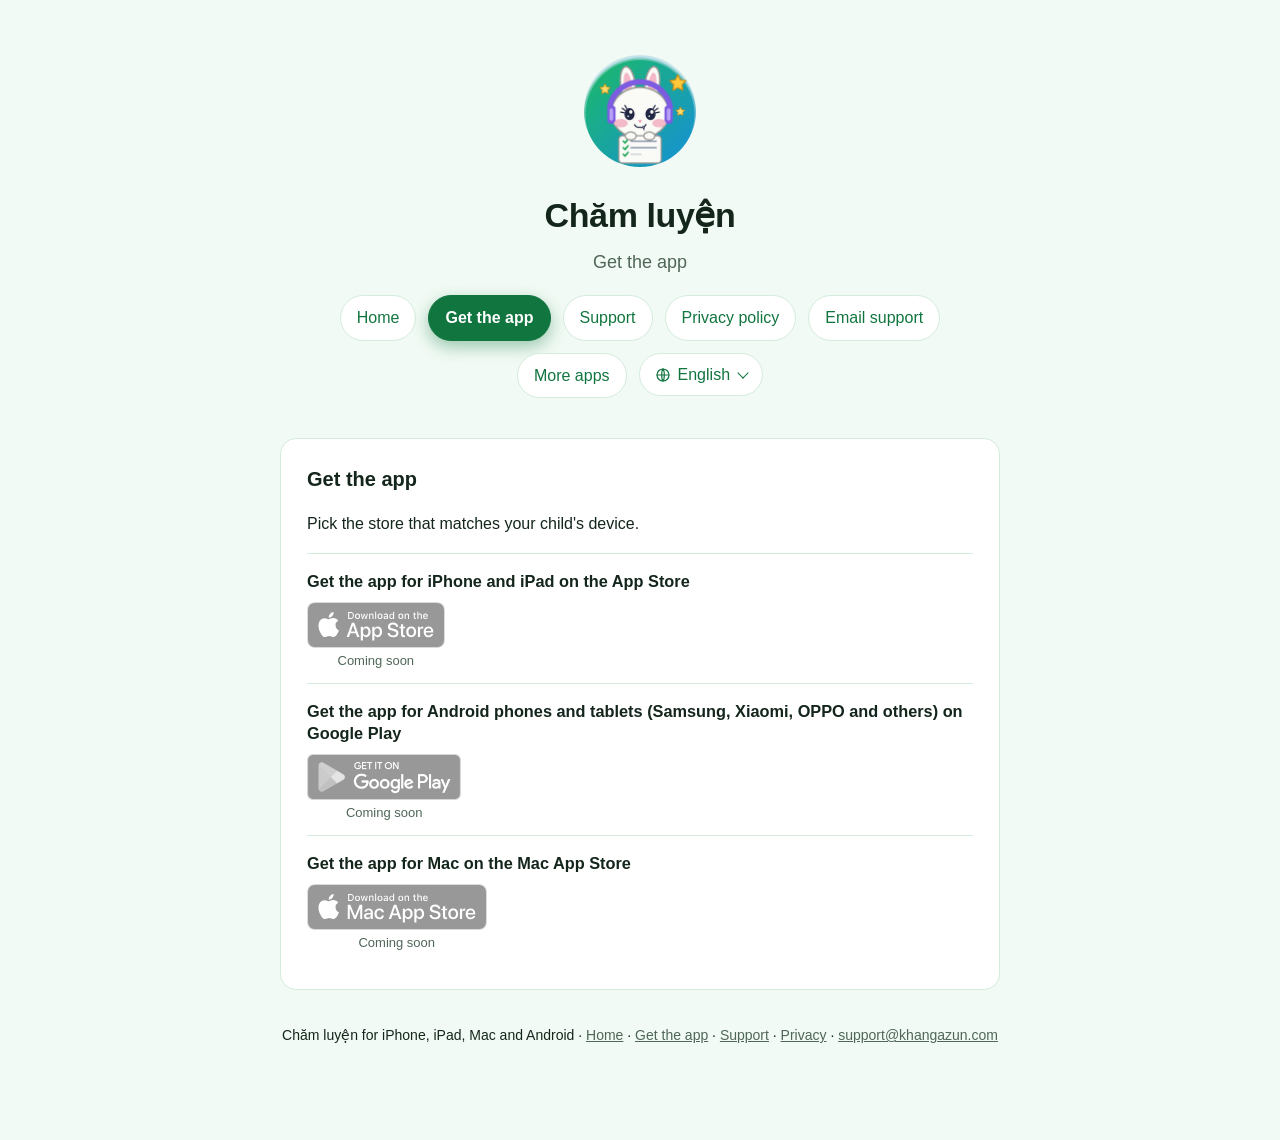
<file: download.html>
<!DOCTYPE html>
<html lang="en">
<head>
<meta charset="utf-8">
<meta name="viewport" content="width=device-width, initial-scale=1">
<title>Chăm luyện — get the app</title>
<meta name="description" content="Get Chăm luyện for iPhone, iPad, Android phones and tablets, and Mac.">
<meta property="og:type" content="website">
<meta property="og:site_name" content="Chăm luyện">
<meta property="og:title" content="Chăm luyện — get the app">
<meta property="og:description" content="Get Chăm luyện for iPhone, iPad, Android phones and tablets, and Mac.">
<meta property="og:url" content="https://chamluyen.khangazun.com/download.html">
<meta property="og:image" content="https://chamluyen.khangazun.com/og.png">
<meta property="og:image:width" content="1200">
<meta property="og:image:height" content="630">
<meta name="twitter:card" content="summary_large_image">
<meta name="twitter:image" content="https://chamluyen.khangazun.com/og.png">
<link rel="icon" href="favicon.ico" sizes="any">
<link rel="icon" type="image/png" href="icon-32.png" sizes="32x32">
<link rel="apple-touch-icon" href="icon-180.png">
<link rel="stylesheet" href="style.css">
<!-- family:head --><link rel="stylesheet" href="family/family.css">
<link rel="alternate" hreflang="en" href="https://chamluyen.khangazun.com/download.html">
<link rel="alternate" hreflang="vi" href="https://chamluyen.khangazun.com/vi/download.html">
<link rel="alternate" hreflang="x-default" href="https://chamluyen.khangazun.com/vi/download.html">
<script src="family/family.js" defer data-lang="en" data-page="download.html" data-langs="en,vi"></script>
<!-- /family:head -->
</head>
<body>
<main>
<div class="hero">
  <img class="icon" src="icon-512.png" alt="" width="112" height="112">
  <h1>Chăm luyện</h1>
  <p class="tagline">Get the app</p>
<nav class="links">
    <a href="en/">Home</a>
    <a href="download.html">Get the app</a>
    <a href="support.html">Support</a>
    <a href="privacy.html">Privacy policy</a>
    <a href="mailto:support@khangazun.com?subject=Ch%C4%83m%20luy%E1%BB%87n%20support&body=What%20happened%3A%0A%0A%0AWhat%20I%20expected%20instead%3A%0A%0A%0ADetails%20that%20help%3A%0A-%20Device%20%28iPhone%2C%20iPad%2C%20Mac%20or%20Android%29%2C%20and%20its%20system%20version%3A%0A-%20Ch%C4%83m%20luy%E1%BB%87n%20version%3A%0A">Email support</a>
    <!-- family:nav --><a href="en/#more-apps">More apps</a>
  <details class="family-lang"><summary aria-label="Language: English"><svg viewBox="0 0 24 24" width="16" height="16" aria-hidden="true" fill="none" stroke="currentColor" stroke-width="1.8" stroke-linecap="round"><circle cx="12" cy="12" r="9"/><path d="M3 12h18M12 3c2.6 2.9 2.6 15.1 0 18M12 3c-2.6 2.9-2.6 15.1 0 18"/></svg><span>English</span></summary>
    <ul>
      <li><a href="download.html" hreflang="en" lang="en" data-lang="en" aria-current="true">English</a></li>
      <li><a href="vi/download.html" hreflang="vi" lang="vi" data-lang="vi">Tiếng Việt</a></li>
    </ul>
  </details><!-- /family:nav -->
  </nav>
</div>

<!-- chamluyen:stores -->
<section class="card">
  <h2>Get the app</h2>
  <p>Pick the store that matches your child's device.</p>
  <div class="get-item">
    <h3>Get the app for iPhone and iPad on the App Store</h3>
    <span class="family-store soon" title="Coming soon"><img src="family/badges/download-on-the-app-store.svg" alt="Download on the App Store: Coming soon" height="46"><span class="family-soon">Coming soon</span></span>
  </div>
  <div class="get-item">
    <h3>Get the app for Android phones and tablets (Samsung, Xiaomi, OPPO and others) on Google Play</h3>
    <span class="family-store soon" title="Coming soon"><img src="family/badges/google-play-badge.png" alt="Get it on Google Play: Coming soon" height="46"><span class="family-soon">Coming soon</span></span>
  </div>
  <div class="get-item">
    <h3>Get the app for Mac on the Mac App Store</h3>
    <span class="family-store soon" title="Coming soon"><img src="family/badges/download-on-the-mac-app-store.svg" alt="Download on the Mac App Store: Coming soon" height="46"><span class="family-soon">Coming soon</span></span>
  </div>
</section>
<!-- /chamluyen:stores -->
<footer>
<p>Chăm luyện for iPhone, iPad, Mac and Android · <a href="en/">Home</a> · <a href="download.html">Get the app</a> · <a href="support.html">Support</a> · <a href="privacy.html">Privacy</a> · <a href="mailto:support@khangazun.com?subject=Ch%C4%83m%20luy%E1%BB%87n%20support&body=What%20happened%3A%0A%0A%0AWhat%20I%20expected%20instead%3A%0A%0A%0ADetails%20that%20help%3A%0A-%20Device%20%28iPhone%2C%20iPad%2C%20Mac%20or%20Android%29%2C%20and%20its%20system%20version%3A%0A-%20Ch%C4%83m%20luy%E1%BB%87n%20version%3A%0A">support@khangazun.com</a></p>
</footer>
</main>
</body>
</html>
</file>
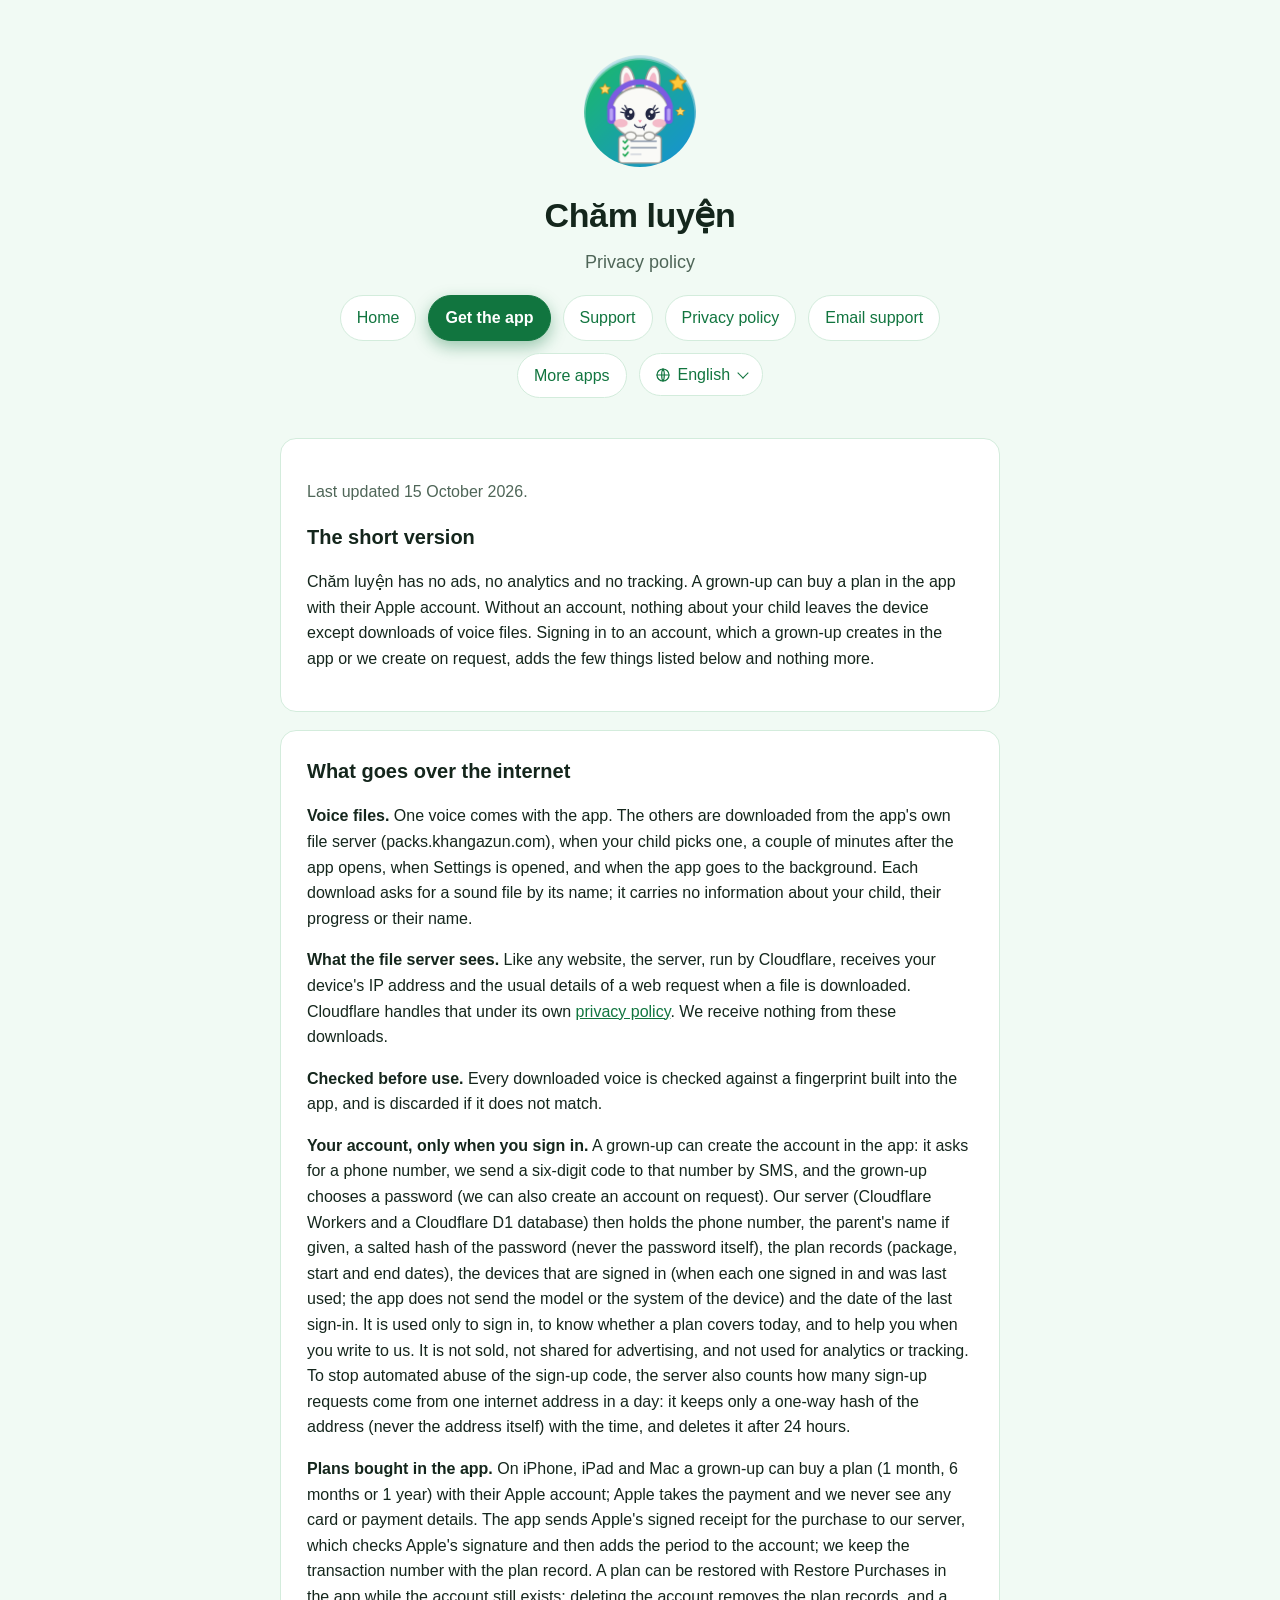
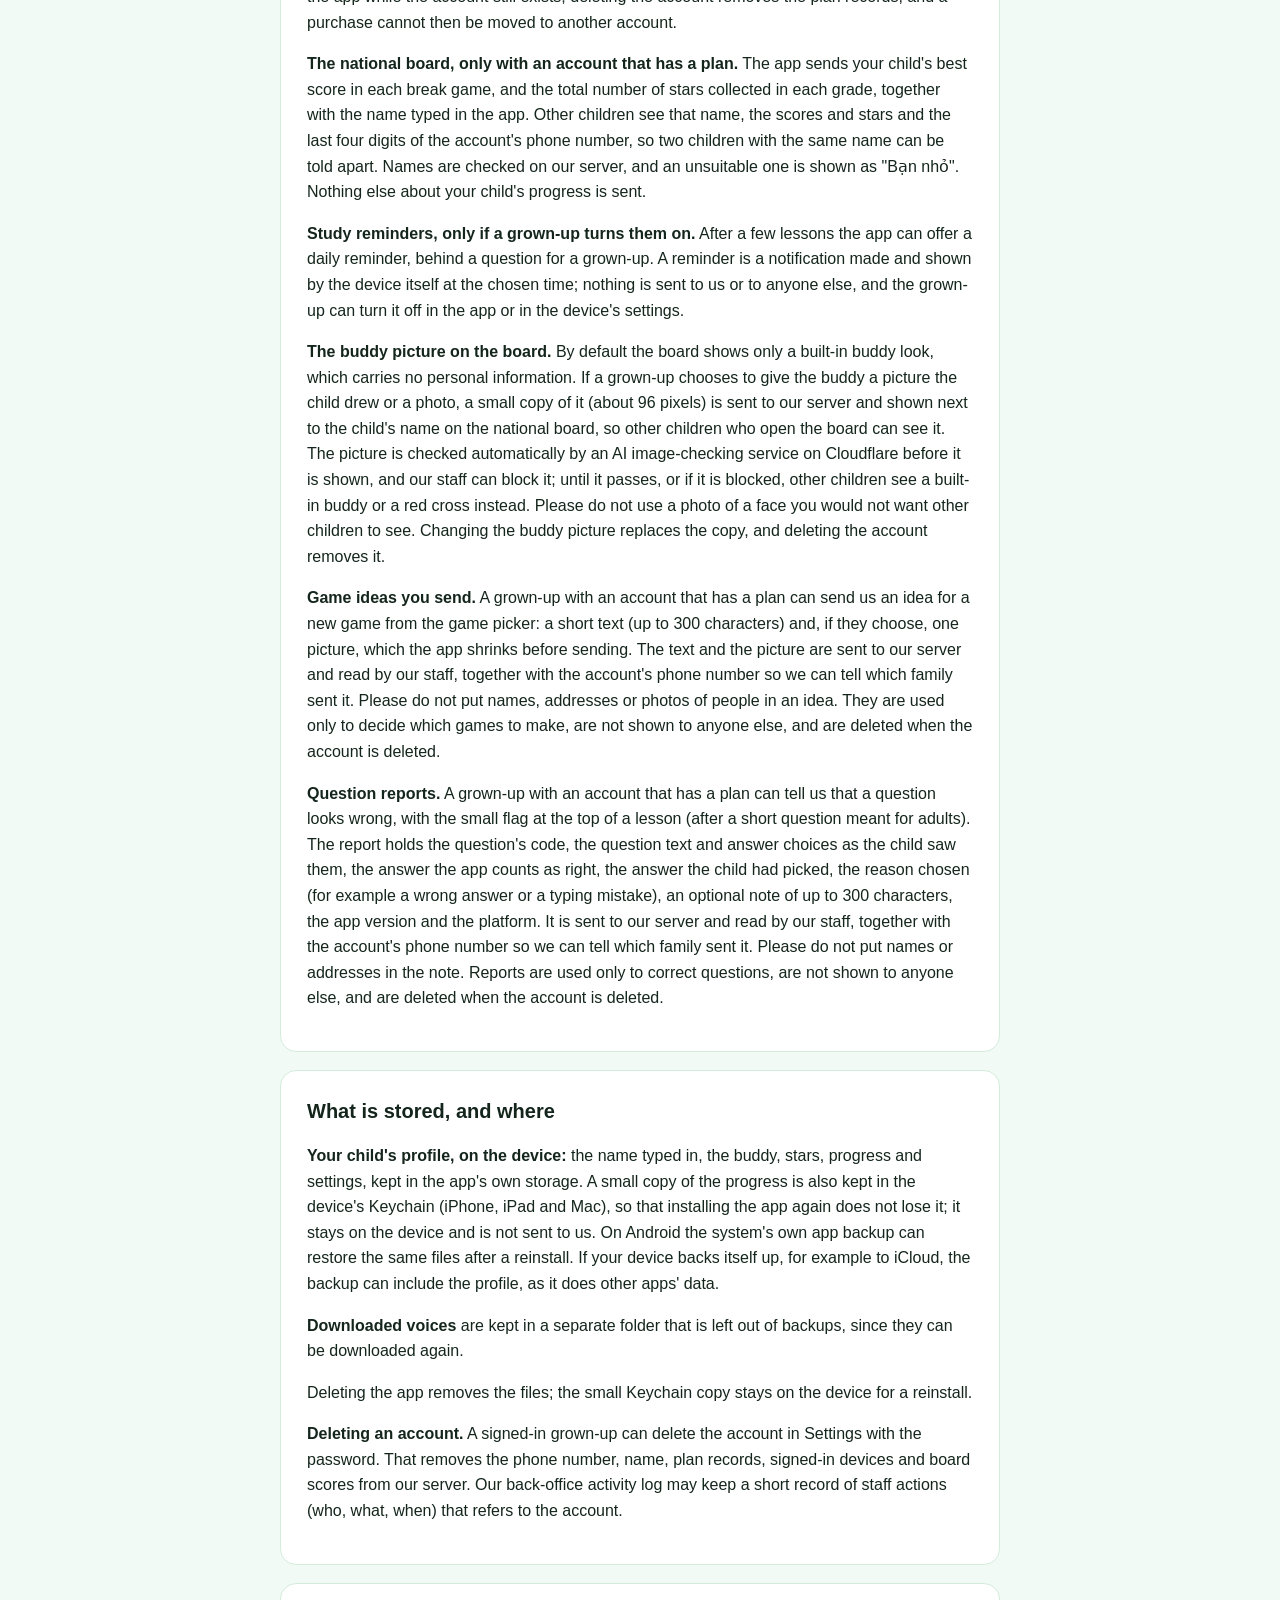
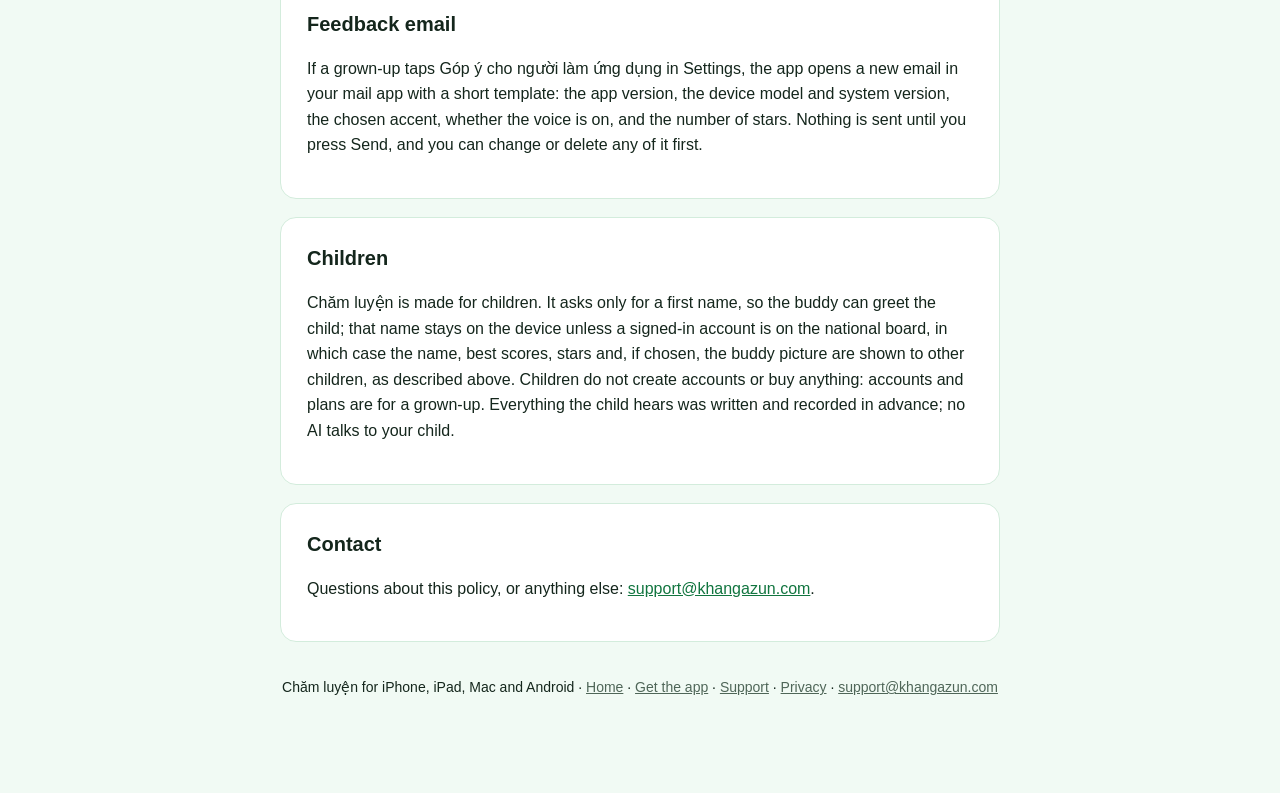
<file: privacy.html>
<!DOCTYPE html>
<html lang="en">
<head>
<meta charset="utf-8">
<meta name="viewport" content="width=device-width, initial-scale=1">
<title>Chăm luyện — privacy policy</title>
<meta name="description" content="Privacy policy for Chăm luyện: no ads, no tracking; the optional account and the national board are described in full.">
<meta property="og:type" content="website">
<meta property="og:site_name" content="Chăm luyện">
<meta property="og:title" content="Chăm luyện — privacy policy">
<meta property="og:description" content="Privacy policy for Chăm luyện: no ads, no tracking; the optional account and the national board are described in full.">
<meta property="og:url" content="https://chamluyen.khangazun.com/privacy.html">
<meta property="og:image" content="https://chamluyen.khangazun.com/og.png">
<meta property="og:image:width" content="1200">
<meta property="og:image:height" content="630">
<meta name="twitter:card" content="summary_large_image">
<meta name="twitter:image" content="https://chamluyen.khangazun.com/og.png">
<link rel="icon" href="favicon.ico" sizes="any">
<link rel="icon" type="image/png" href="icon-32.png" sizes="32x32">
<link rel="apple-touch-icon" href="icon-180.png">
<link rel="stylesheet" href="style.css">
<!-- family:head --><link rel="stylesheet" href="family/family.css">
<link rel="alternate" hreflang="en" href="https://chamluyen.khangazun.com/privacy.html">
<link rel="alternate" hreflang="vi" href="https://chamluyen.khangazun.com/vi/privacy.html">
<link rel="alternate" hreflang="x-default" href="https://chamluyen.khangazun.com/vi/privacy.html">
<script src="family/family.js" defer data-lang="en" data-page="privacy.html" data-langs="en,vi"></script>
<!-- /family:head -->
</head>
<body>
<main>
<div class="hero">
  <img class="icon" src="icon-512.png" alt="" width="112" height="112">
  <h1>Chăm luyện</h1>
  <p class="tagline">Privacy policy</p>
<nav class="links">
    <a href="en/">Home</a>
    <a href="download.html">Get the app</a>
    <a href="support.html">Support</a>
    <a href="privacy.html">Privacy policy</a>
    <a href="mailto:support@khangazun.com?subject=Ch%C4%83m%20luy%E1%BB%87n%20support&body=What%20happened%3A%0A%0A%0AWhat%20I%20expected%20instead%3A%0A%0A%0ADetails%20that%20help%3A%0A-%20Device%20%28iPhone%2C%20iPad%2C%20Mac%20or%20Android%29%2C%20and%20its%20system%20version%3A%0A-%20Ch%C4%83m%20luy%E1%BB%87n%20version%3A%0A">Email support</a>
    <!-- family:nav --><a href="en/#more-apps">More apps</a>
  <details class="family-lang"><summary aria-label="Language: English"><svg viewBox="0 0 24 24" width="16" height="16" aria-hidden="true" fill="none" stroke="currentColor" stroke-width="1.8" stroke-linecap="round"><circle cx="12" cy="12" r="9"/><path d="M3 12h18M12 3c2.6 2.9 2.6 15.1 0 18M12 3c-2.6 2.9-2.6 15.1 0 18"/></svg><span>English</span></summary>
    <ul>
      <li><a href="privacy.html" hreflang="en" lang="en" data-lang="en" aria-current="true">English</a></li>
      <li><a href="vi/privacy.html" hreflang="vi" lang="vi" data-lang="vi">Tiếng Việt</a></li>
    </ul>
  </details><!-- /family:nav -->
  </nav>
</div>

<section class="card">
  <p class="note">Last updated 15 October 2026.</p>
  <h2>The short version</h2>
  <p>Chăm luyện has no ads, no analytics and no tracking. A grown-up can buy a plan in the app with their Apple account. Without an account, nothing about your child leaves the device except downloads of voice files. Signing in to an account, which a grown-up creates in the app or we create on request, adds the few things listed below and nothing more.</p>
</section>

<section class="card">
  <h2>What goes over the internet</h2>
  <p><strong>Voice files.</strong> One voice comes with the app. The others are downloaded from the app's own file server (packs.khangazun.com), when your child picks one, a couple of minutes after the app opens, when Settings is opened, and when the app goes to the background. Each download asks for a sound file by its name; it carries no information about your child, their progress or their name.</p>
  <p><strong>What the file server sees.</strong> Like any website, the server, run by Cloudflare, receives your device's IP address and the usual details of a web request when a file is downloaded. Cloudflare handles that under its own <a href="https://www.cloudflare.com/privacypolicy/">privacy policy</a>. We receive nothing from these downloads.</p>
  <p><strong>Checked before use.</strong> Every downloaded voice is checked against a fingerprint built into the app, and is discarded if it does not match.</p>
  <p><strong>Your account, only when you sign in.</strong> A grown-up can create the account in the app: it asks for a phone number, we send a six-digit code to that number by SMS, and the grown-up chooses a password (we can also create an account on request). Our server (Cloudflare Workers and a Cloudflare D1 database) then holds the phone number, the parent's name if given, a salted hash of the password (never the password itself), the plan records (package, start and end dates), the devices that are signed in (when each one signed in and was last used; the app does not send the model or the system of the device) and the date of the last sign-in. It is used only to sign in, to know whether a plan covers today, and to help you when you write to us. It is not sold, not shared for advertising, and not used for analytics or tracking. To stop automated abuse of the sign-up code, the server also counts how many sign-up requests come from one internet address in a day: it keeps only a one-way hash of the address (never the address itself) with the time, and deletes it after 24 hours.</p>
  <p><strong>Plans bought in the app.</strong> On iPhone, iPad and Mac a grown-up can buy a plan (1 month, 6 months or 1 year) with their Apple account; Apple takes the payment and we never see any card or payment details. The app sends Apple's signed receipt for the purchase to our server, which checks Apple's signature and then adds the period to the account; we keep the transaction number with the plan record. A plan can be restored with Restore Purchases in the app while the account still exists; deleting the account removes the plan records, and a purchase cannot then be moved to another account.</p>
  <p><strong>The national board, only with an account that has a plan.</strong> The app sends your child's best score in each break game, and the total number of stars collected in each grade, together with the name typed in the app. Other children see that name, the scores and stars and the last four digits of the account's phone number, so two children with the same name can be told apart. Names are checked on our server, and an unsuitable one is shown as "Bạn nhỏ". Nothing else about your child's progress is sent.</p>
  <p><strong>Study reminders, only if a grown-up turns them on.</strong> After a few lessons the app can offer a daily reminder, behind a question for a grown-up. A reminder is a notification made and shown by the device itself at the chosen time; nothing is sent to us or to anyone else, and the grown-up can turn it off in the app or in the device's settings.</p>
  <p><strong>The buddy picture on the board.</strong> By default the board shows only a built-in buddy look, which carries no personal information. If a grown-up chooses to give the buddy a picture the child drew or a photo, a small copy of it (about 96 pixels) is sent to our server and shown next to the child's name on the national board, so other children who open the board can see it. The picture is checked automatically by an AI image-checking service on Cloudflare before it is shown, and our staff can block it; until it passes, or if it is blocked, other children see a built-in buddy or a red cross instead. Please do not use a photo of a face you would not want other children to see. Changing the buddy picture replaces the copy, and deleting the account removes it.</p>
  <p><strong>Game ideas you send.</strong> A grown-up with an account that has a plan can send us an idea for a new game from the game picker: a short text (up to 300 characters) and, if they choose, one picture, which the app shrinks before sending. The text and the picture are sent to our server and read by our staff, together with the account's phone number so we can tell which family sent it. Please do not put names, addresses or photos of people in an idea. They are used only to decide which games to make, are not shown to anyone else, and are deleted when the account is deleted.</p>
  <p><strong>Question reports.</strong> A grown-up with an account that has a plan can tell us that a question looks wrong, with the small flag at the top of a lesson (after a short question meant for adults). The report holds the question's code, the question text and answer choices as the child saw them, the answer the app counts as right, the answer the child had picked, the reason chosen (for example a wrong answer or a typing mistake), an optional note of up to 300 characters, the app version and the platform. It is sent to our server and read by our staff, together with the account's phone number so we can tell which family sent it. Please do not put names or addresses in the note. Reports are used only to correct questions, are not shown to anyone else, and are deleted when the account is deleted.</p>
</section>

<section class="card">
  <h2>What is stored, and where</h2>
  <p><strong>Your child's profile, on the device:</strong> the name typed in, the buddy, stars, progress and settings, kept in the app's own storage. A small copy of the progress is also kept in the device's Keychain (iPhone, iPad and Mac), so that installing the app again does not lose it; it stays on the device and is not sent to us. On Android the system's own app backup can restore the same files after a reinstall. If your device backs itself up, for example to iCloud, the backup can include the profile, as it does other apps' data.</p>
  <p><strong>Downloaded voices</strong> are kept in a separate folder that is left out of backups, since they can be downloaded again.</p>
  <p>Deleting the app removes the files; the small Keychain copy stays on the device for a reinstall.</p>
  <p><strong>Deleting an account.</strong> A signed-in grown-up can delete the account in Settings with the password. That removes the phone number, name, plan records, signed-in devices and board scores from our server. Our back-office activity log may keep a short record of staff actions (who, what, when) that refers to the account.</p>
</section>

<section class="card">
  <h2>Feedback email</h2>
  <p>If a grown-up taps Góp ý cho người làm ứng dụng in Settings, the app opens a new email in your mail app with a short template: the app version, the device model and system version, the chosen accent, whether the voice is on, and the number of stars. Nothing is sent until you press Send, and you can change or delete any of it first.</p>
</section>

<section class="card">
  <h2>Children</h2>
  <p>Chăm luyện is made for children. It asks only for a first name, so the buddy can greet the child; that name stays on the device unless a signed-in account is on the national board, in which case the name, best scores, stars and, if chosen, the buddy picture are shown to other children, as described above. Children do not create accounts or buy anything: accounts and plans are for a grown-up. Everything the child hears was written and recorded in advance; no AI talks to your child.</p>
</section>

<section class="card">
  <h2>Contact</h2>
  <p>Questions about this policy, or anything else: <a href="mailto:support@khangazun.com?subject=Ch%C4%83m%20luy%E1%BB%87n%20support&body=What%20happened%3A%0A%0A%0AWhat%20I%20expected%20instead%3A%0A%0A%0ADetails%20that%20help%3A%0A-%20Device%20%28iPhone%2C%20iPad%2C%20Mac%20or%20Android%29%2C%20and%20its%20system%20version%3A%0A-%20Ch%C4%83m%20luy%E1%BB%87n%20version%3A%0A">support@khangazun.com</a>.</p>
</section>

<footer>
<p>Chăm luyện for iPhone, iPad, Mac and Android · <a href="en/">Home</a> · <a href="download.html">Get the app</a> · <a href="support.html">Support</a> · <a href="privacy.html">Privacy</a> · <a href="mailto:support@khangazun.com?subject=Ch%C4%83m%20luy%E1%BB%87n%20support&body=What%20happened%3A%0A%0A%0AWhat%20I%20expected%20instead%3A%0A%0A%0ADetails%20that%20help%3A%0A-%20Device%20%28iPhone%2C%20iPad%2C%20Mac%20or%20Android%29%2C%20and%20its%20system%20version%3A%0A-%20Ch%C4%83m%20luy%E1%BB%87n%20version%3A%0A">support@khangazun.com</a></p>
</footer>
</main>
</body>
</html>
</file>
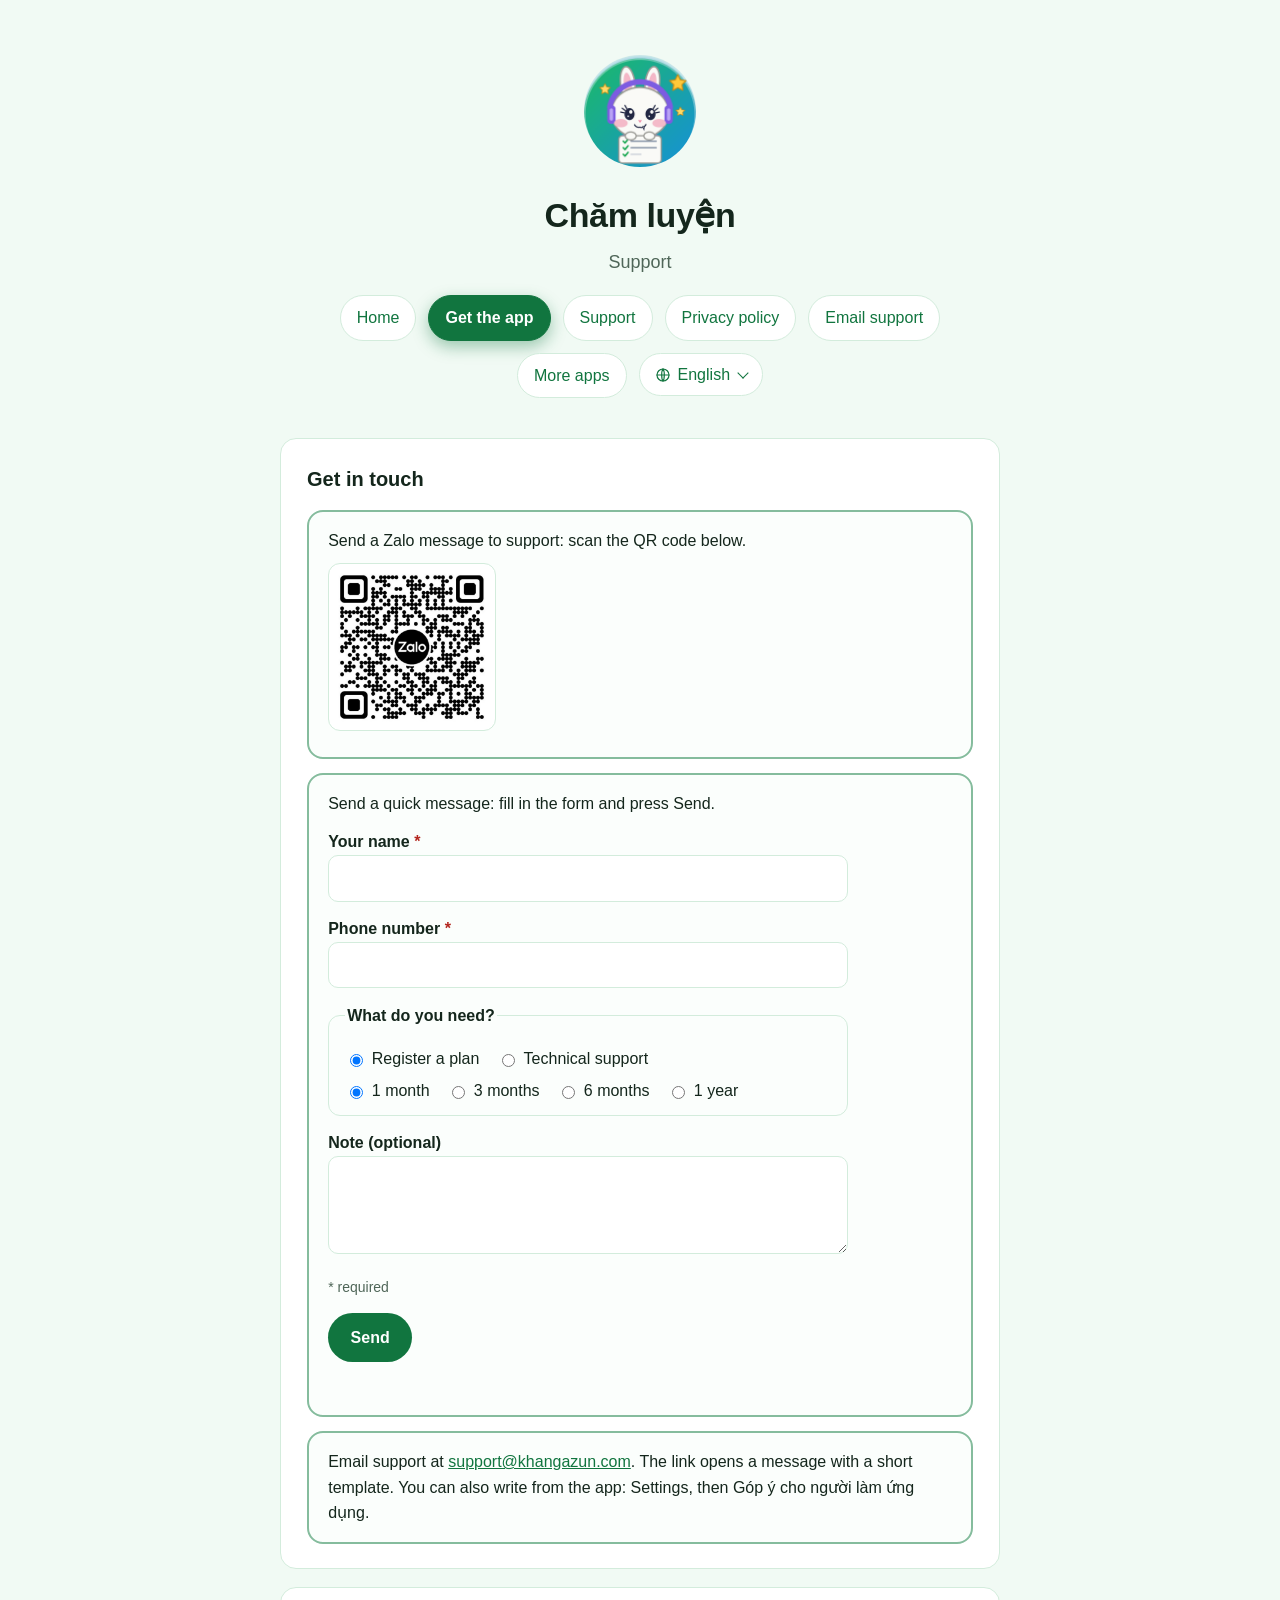
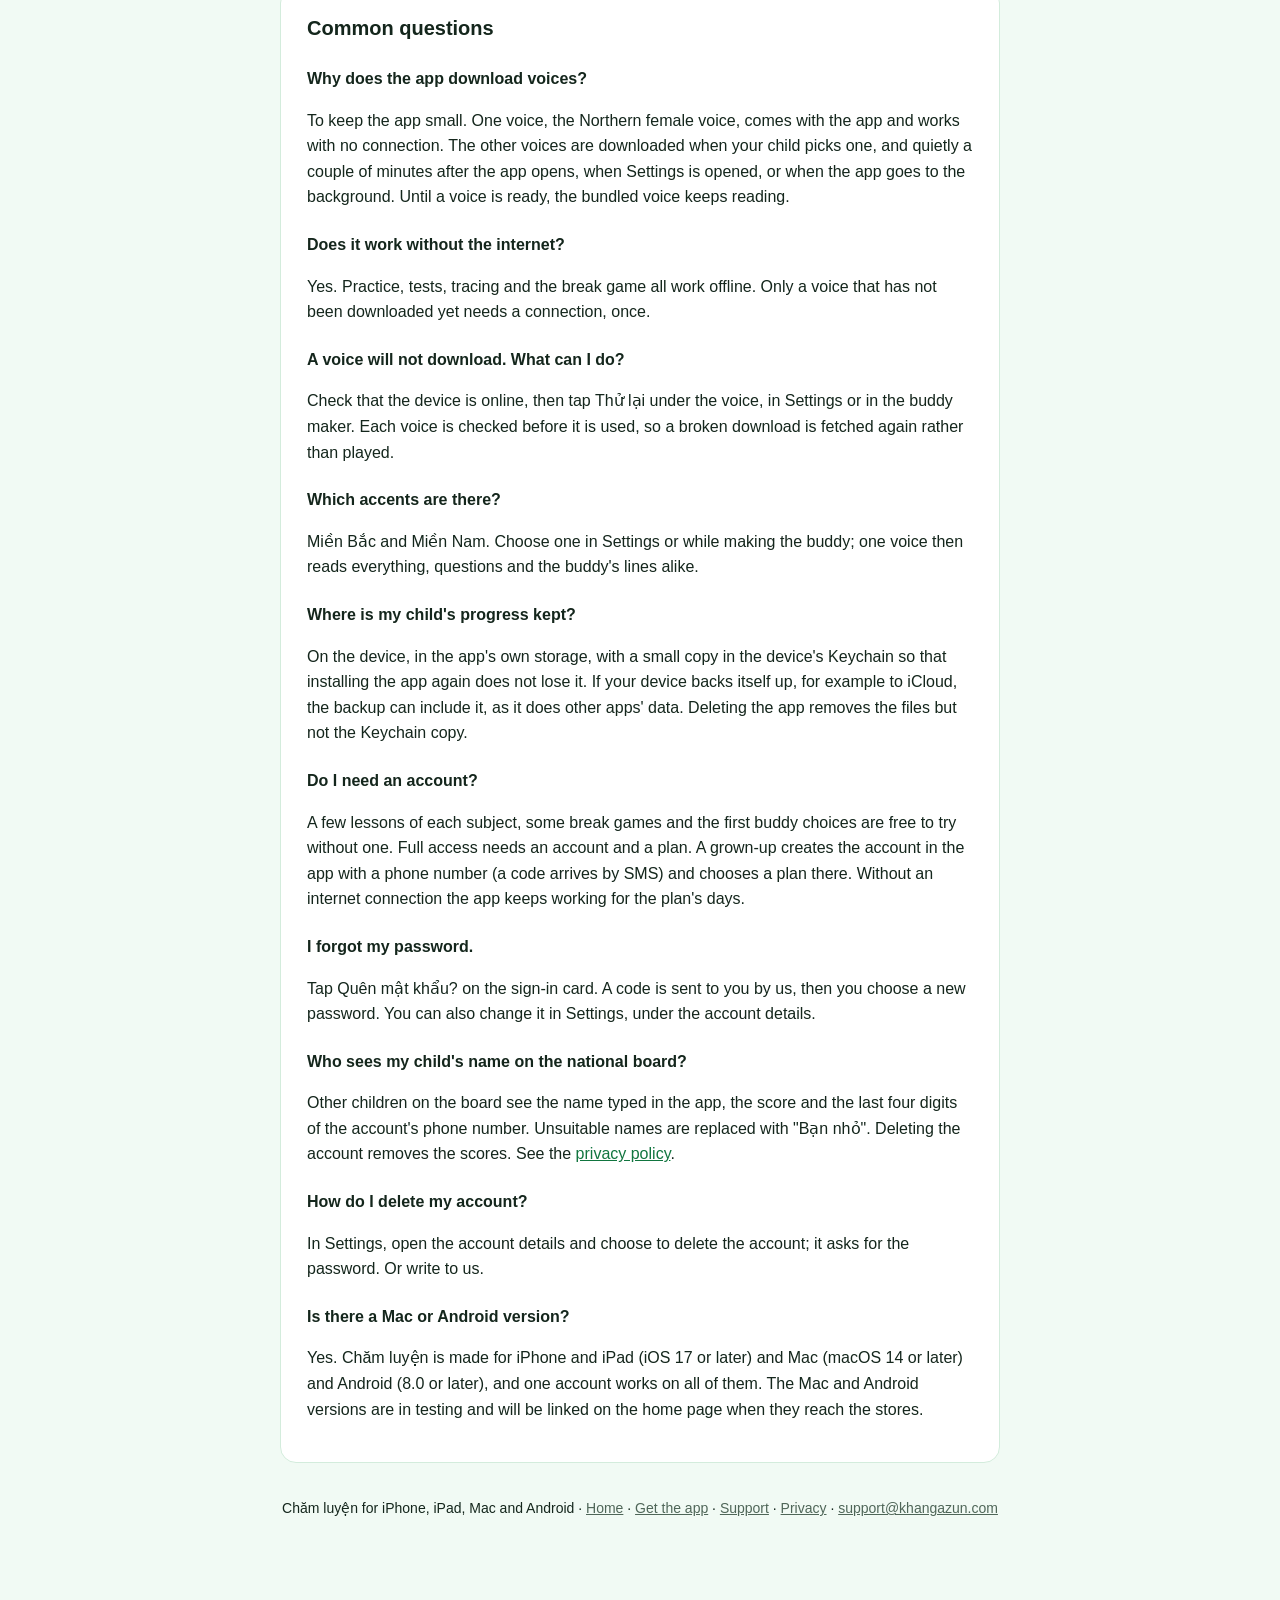
<file: support.html>
<!DOCTYPE html>
<html lang="en">
<head>
<meta charset="utf-8">
<meta name="viewport" content="width=device-width, initial-scale=1">
<title>Chăm luyện — support</title>
<meta name="description" content="Help with Chăm luyện: voices, downloads, accents and getting in touch.">
<meta property="og:type" content="website">
<meta property="og:site_name" content="Chăm luyện">
<meta property="og:title" content="Chăm luyện — support">
<meta property="og:description" content="Help with Chăm luyện: voices, downloads, accents and getting in touch.">
<meta property="og:url" content="https://chamluyen.khangazun.com/support.html">
<meta property="og:image" content="https://chamluyen.khangazun.com/og.png">
<meta property="og:image:width" content="1200">
<meta property="og:image:height" content="630">
<meta name="twitter:card" content="summary_large_image">
<meta name="twitter:image" content="https://chamluyen.khangazun.com/og.png">
<link rel="icon" href="favicon.ico" sizes="any">
<link rel="icon" type="image/png" href="icon-32.png" sizes="32x32">
<link rel="apple-touch-icon" href="icon-180.png">
<link rel="stylesheet" href="style.css">
<!-- family:head --><link rel="stylesheet" href="family/family.css">
<link rel="alternate" hreflang="en" href="https://chamluyen.khangazun.com/support.html">
<link rel="alternate" hreflang="vi" href="https://chamluyen.khangazun.com/vi/support.html">
<link rel="alternate" hreflang="x-default" href="https://chamluyen.khangazun.com/vi/support.html">
<script src="family/family.js" defer data-lang="en" data-page="support.html" data-langs="en,vi"></script>
<!-- /family:head -->
</head>
<body>
<main>
<div class="hero">
  <img class="icon" src="icon-512.png" alt="" width="112" height="112">
  <h1>Chăm luyện</h1>
  <p class="tagline">Support</p>
<nav class="links">
    <a href="en/">Home</a>
    <a href="download.html">Get the app</a>
    <a href="support.html">Support</a>
    <a href="privacy.html">Privacy policy</a>
    <a href="mailto:support@khangazun.com?subject=Ch%C4%83m%20luy%E1%BB%87n%20support&body=What%20happened%3A%0A%0A%0AWhat%20I%20expected%20instead%3A%0A%0A%0ADetails%20that%20help%3A%0A-%20Device%20%28iPhone%2C%20iPad%2C%20Mac%20or%20Android%29%2C%20and%20its%20system%20version%3A%0A-%20Ch%C4%83m%20luy%E1%BB%87n%20version%3A%0A">Email support</a>
    <!-- family:nav --><a href="en/#more-apps">More apps</a>
  <details class="family-lang"><summary aria-label="Language: English"><svg viewBox="0 0 24 24" width="16" height="16" aria-hidden="true" fill="none" stroke="currentColor" stroke-width="1.8" stroke-linecap="round"><circle cx="12" cy="12" r="9"/><path d="M3 12h18M12 3c2.6 2.9 2.6 15.1 0 18M12 3c-2.6 2.9-2.6 15.1 0 18"/></svg><span>English</span></summary>
    <ul>
      <li><a href="support.html" hreflang="en" lang="en" data-lang="en" aria-current="true">English</a></li>
      <li><a href="vi/support.html" hreflang="vi" lang="vi" data-lang="vi">Tiếng Việt</a></li>
    </ul>
  </details><!-- /family:nav -->
  </nav>
</div>

<section class="card">
  <h2>Get in touch</h2>
  <div class="contact-box">
    Send a Zalo message to support: scan the QR code below.<img class="zalo-qr" src="zalo-qr.png" alt="Chăm luyện support Zalo QR code" width="168" height="168">
  </div>
  <div class="contact-box">
    Send a quick message: fill in the form and press Send.
  <form id="quick-form" class="quick-form" novalidate>
    <div><label for="qf-name">Your name<span class="req" aria-hidden="true"> *</span></label><input id="qf-name" type="text" name="name" maxlength="60" autocomplete="name" required aria-required="true"></div>
    <div><label for="qf-phone">Phone number<span class="req" aria-hidden="true"> *</span></label><input id="qf-phone" type="tel" name="phone" maxlength="20" autocomplete="tel" inputmode="tel" required aria-required="true"></div>
    <fieldset><legend>What do you need?</legend>
      <div class="choices"><label><input type="radio" name="kind" value="buy" checked> Register a plan</label><label><input type="radio" name="kind" value="support"> Technical support</label></div>
      <div class="choices" data-for="buy"><label><input type="radio" name="opt-buy" value="1m" checked> 1 month</label><label><input type="radio" name="opt-buy" value="3m"> 3 months</label><label><input type="radio" name="opt-buy" value="6m"> 6 months</label><label><input type="radio" name="opt-buy" value="1y"> 1 year</label></div>
      <div class="choices" data-for="support" hidden><label><input type="radio" name="opt-support" value="login" checked> Sign-in</label><label><input type="radio" name="opt-support" value="help"> Help / question</label></div>
    </fieldset>
    <div><label for="qf-note">Note (optional)</label><textarea id="qf-note" name="note" rows="3" maxlength="300"></textarea></div>
    <div class="hp" aria-hidden="true"><label>Website <input type="text" name="website" tabindex="-1" autocomplete="off"></label></div>
    <p class="req-note">* required</p>
    <button type="submit">Send</button>
    <p class="status" role="status" aria-live="polite"></p>
  </form>
  </div>
  <div class="contact-box">
    Email support at <a href="mailto:support@khangazun.com?subject=Ch%C4%83m%20luy%E1%BB%87n%20support&body=What%20happened%3A%0A%0A%0AWhat%20I%20expected%20instead%3A%0A%0A%0ADetails%20that%20help%3A%0A-%20Device%20%28iPhone%2C%20iPad%2C%20Mac%20or%20Android%29%2C%20and%20its%20system%20version%3A%0A-%20Ch%C4%83m%20luy%E1%BB%87n%20version%3A%0A">support@khangazun.com</a>. The link opens a message with a short template. You can also write from the app: Settings, then Góp ý cho người làm ứng dụng.
  </div>
</section>

<section class="card">
  <h2>Common questions</h2>
  <h3>Why does the app download voices?</h3>
  <p>To keep the app small. One voice, the Northern female voice, comes with the app and works with no connection. The other voices are downloaded when your child picks one, and quietly a couple of minutes after the app opens, when Settings is opened, or when the app goes to the background. Until a voice is ready, the bundled voice keeps reading.</p>
  <h3>Does it work without the internet?</h3>
  <p>Yes. Practice, tests, tracing and the break game all work offline. Only a voice that has not been downloaded yet needs a connection, once.</p>
  <h3>A voice will not download. What can I do?</h3>
  <p>Check that the device is online, then tap Thử lại under the voice, in Settings or in the buddy maker. Each voice is checked before it is used, so a broken download is fetched again rather than played.</p>
  <h3>Which accents are there?</h3>
  <p>Miền Bắc and Miền Nam. Choose one in Settings or while making the buddy; one voice then reads everything, questions and the buddy's lines alike.</p>
  <h3>Where is my child's progress kept?</h3>
  <p>On the device, in the app's own storage, with a small copy in the device's Keychain so that installing the app again does not lose it. If your device backs itself up, for example to iCloud, the backup can include it, as it does other apps' data. Deleting the app removes the files but not the Keychain copy.</p>
  <h3>Do I need an account?</h3>
  <p>A few lessons of each subject, some break games and the first buddy choices are free to try without one. Full access needs an account and a plan. A grown-up creates the account in the app with a phone number (a code arrives by SMS) and chooses a plan there. Without an internet connection the app keeps working for the plan's days.</p>
  <h3>I forgot my password.</h3>
  <p>Tap Quên mật khẩu? on the sign-in card. A code is sent to you by us, then you choose a new password. You can also change it in Settings, under the account details.</p>
  <h3>Who sees my child's name on the national board?</h3>
  <p>Other children on the board see the name typed in the app, the score and the last four digits of the account's phone number. Unsuitable names are replaced with "Bạn nhỏ". Deleting the account removes the scores. See the <a href="privacy.html">privacy policy</a>.</p>
  <h3>How do I delete my account?</h3>
  <p>In Settings, open the account details and choose to delete the account; it asks for the password. Or write to us.</p>
  <h3>Is there a Mac or Android version?</h3>
  <p>Yes. Chăm luyện is made for iPhone and iPad (iOS 17 or later) and Mac (macOS 14 or later) and Android (8.0 or later), and one account works on all of them. The Mac and Android versions are in testing and will be linked on the home page when they reach the stores.</p>
</section>

<footer>
<p>Chăm luyện for iPhone, iPad, Mac and Android · <a href="en/">Home</a> · <a href="download.html">Get the app</a> · <a href="support.html">Support</a> · <a href="privacy.html">Privacy</a> · <a href="mailto:support@khangazun.com?subject=Ch%C4%83m%20luy%E1%BB%87n%20support&body=What%20happened%3A%0A%0A%0AWhat%20I%20expected%20instead%3A%0A%0A%0ADetails%20that%20help%3A%0A-%20Device%20%28iPhone%2C%20iPad%2C%20Mac%20or%20Android%29%2C%20and%20its%20system%20version%3A%0A-%20Ch%C4%83m%20luy%E1%BB%87n%20version%3A%0A">support@khangazun.com</a></p>
</footer>
<script src="contact.js" defer></script>
</main>
</body>
</html>
</file>
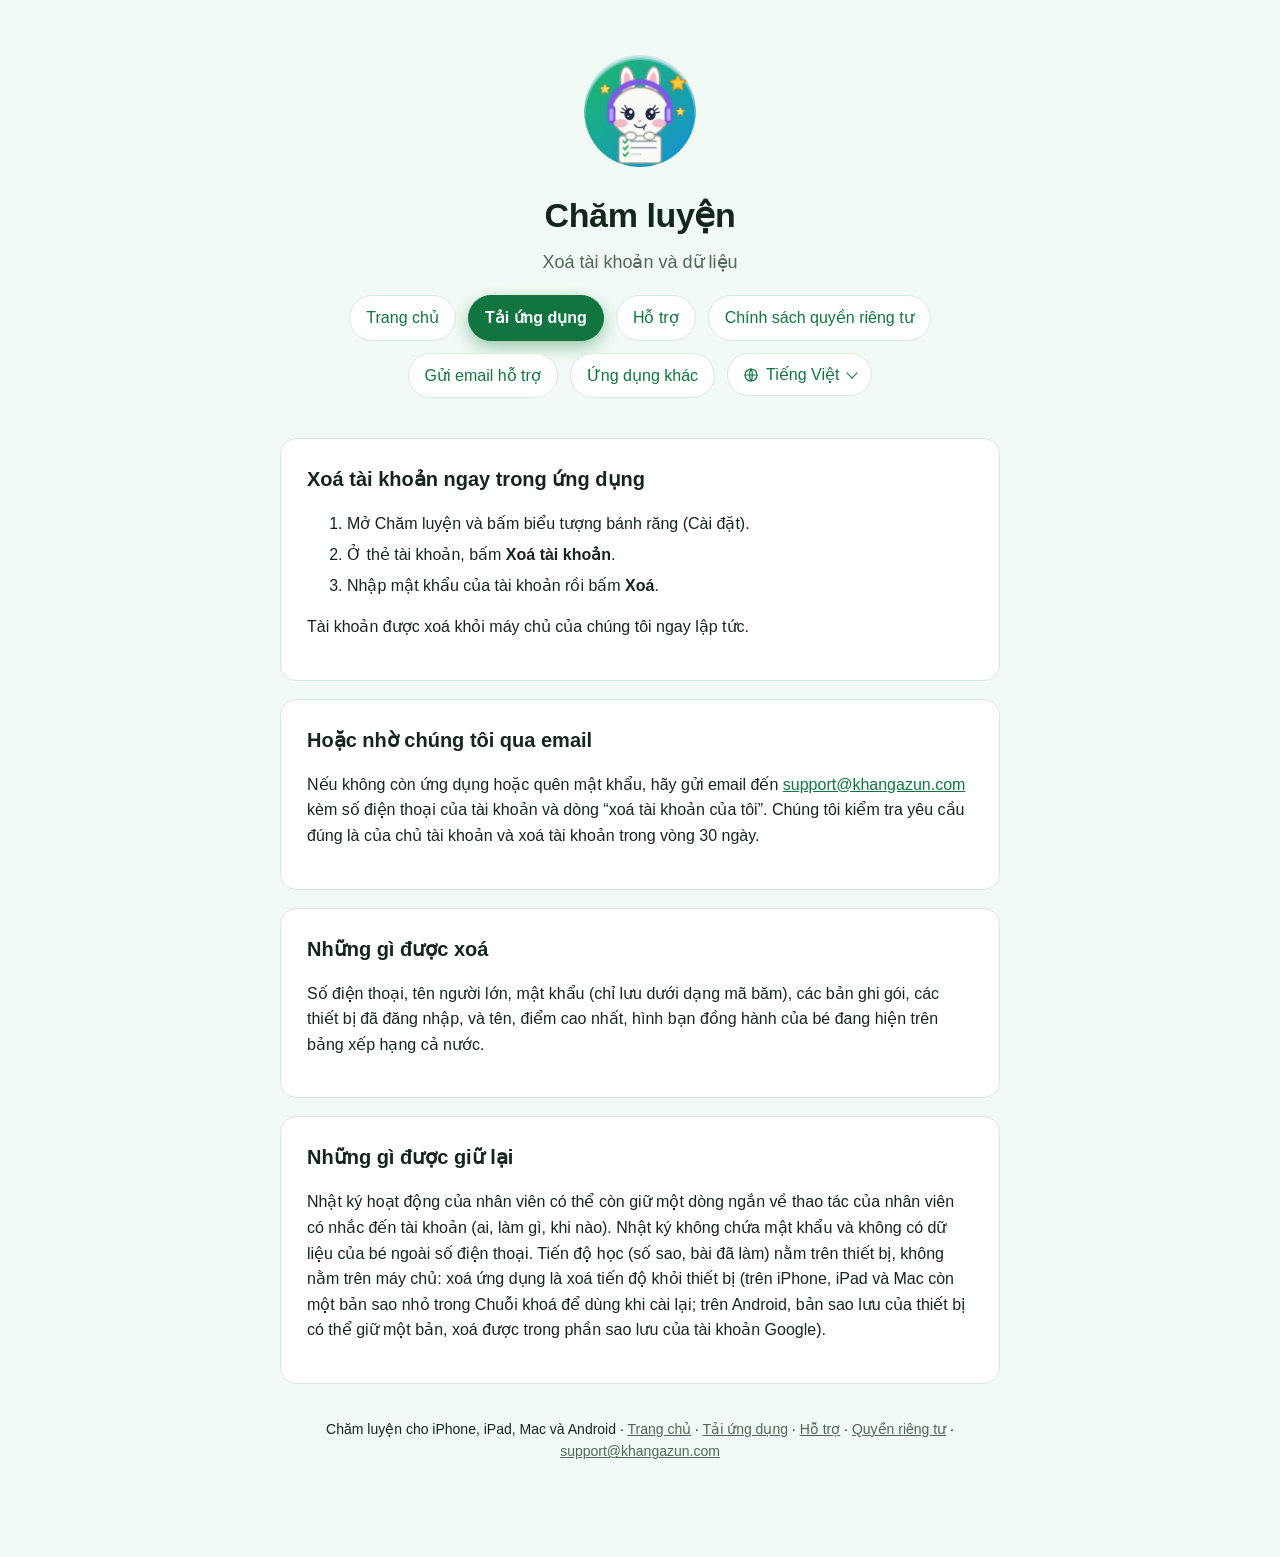
<file: vi/delete-account.html>
<!DOCTYPE html>
<html lang="vi">
<head>
<meta charset="utf-8">
<meta name="viewport" content="width=device-width, initial-scale=1">
<title>Chăm luyện — xoá tài khoản và dữ liệu</title>
<meta name="description" content="Cách xoá tài khoản Chăm luyện và dữ liệu đi kèm.">
<meta property="og:type" content="website">
<meta property="og:site_name" content="Chăm luyện">
<meta property="og:title" content="Chăm luyện — xoá tài khoản và dữ liệu">
<meta property="og:description" content="Cách xoá tài khoản Chăm luyện và dữ liệu đi kèm.">
<meta property="og:url" content="https://chamluyen.khangazun.com/vi/delete-account.html">
<meta property="og:image" content="https://chamluyen.khangazun.com/og.png">
<meta property="og:image:width" content="1200">
<meta property="og:image:height" content="630">
<meta name="twitter:card" content="summary_large_image">
<meta name="twitter:image" content="https://chamluyen.khangazun.com/og.png">
<link rel="icon" href="../favicon.ico" sizes="any">
<link rel="icon" type="image/png" href="../icon-32.png" sizes="32x32">
<link rel="apple-touch-icon" href="../icon-180.png">
<link rel="stylesheet" href="../style.css">
<!-- family:head --><link rel="stylesheet" href="../family/family.css">
<link rel="alternate" hreflang="en" href="https://chamluyen.khangazun.com/delete-account.html">
<link rel="alternate" hreflang="vi" href="https://chamluyen.khangazun.com/vi/delete-account.html">
<link rel="alternate" hreflang="x-default" href="https://chamluyen.khangazun.com/vi/delete-account.html">
<script src="../family/family.js" defer data-lang="vi" data-page="delete-account.html" data-langs="en,vi"></script>
<!-- /family:head -->
</head>
<body>
<main>
<div class="hero">
  <img class="icon" src="../icon-512.png" alt="" width="112" height="112">
  <h1>Chăm luyện</h1>
  <p class="tagline">Xoá tài khoản và dữ liệu</p>
<nav class="links">
    <a href="./">Trang chủ</a>
    <a href="download.html">Tải ứng dụng</a>
    <a href="support.html">Hỗ trợ</a>
    <a href="privacy.html">Chính sách quyền riêng tư</a>
    <a href="mailto:support@khangazun.com?subject=H%E1%BB%97%20tr%E1%BB%A3%20Ch%C4%83m%20luy%E1%BB%87n&body=Chuy%E1%BB%87n%20g%C3%AC%20%C4%91%C3%A3%20x%E1%BA%A3y%20ra%3A%0A%0A%0A%C4%90i%E1%BB%81u%20t%C3%B4i%20mong%20%C4%91%E1%BB%A3i%3A%0A%0A%0ATh%C3%B4ng%20tin%20th%C3%AAm%3A%0A-%20Thi%E1%BA%BFt%20b%E1%BB%8B%20%28iPhone%2C%20iPad%2C%20Mac%20hay%20Android%29%2C%20v%C3%A0%20phi%C3%AAn%20b%E1%BA%A3n%20h%E1%BB%87%20%C4%91i%E1%BB%81u%20h%C3%A0nh%3A%0A-%20Phi%C3%AAn%20b%E1%BA%A3n%20Ch%C4%83m%20luy%E1%BB%87n%3A%0A">Gửi email hỗ trợ</a>
    <!-- family:nav --><a href="../vi/#more-apps">Ứng dụng khác</a>
  <details class="family-lang"><summary aria-label="Ngôn ngữ: Tiếng Việt"><svg viewBox="0 0 24 24" width="16" height="16" aria-hidden="true" fill="none" stroke="currentColor" stroke-width="1.8" stroke-linecap="round"><circle cx="12" cy="12" r="9"/><path d="M3 12h18M12 3c2.6 2.9 2.6 15.1 0 18M12 3c-2.6 2.9-2.6 15.1 0 18"/></svg><span>Tiếng Việt</span></summary>
    <ul>
      <li><a href="../delete-account.html" hreflang="en" lang="en" data-lang="en">English</a></li>
      <li><a href="../vi/delete-account.html" hreflang="vi" lang="vi" data-lang="vi" aria-current="true">Tiếng Việt</a></li>
    </ul>
  </details><!-- /family:nav -->
  </nav>
</div>

<section class="card">
  <h2>Xoá tài khoản ngay trong ứng dụng</h2>
  <ol>
    <li>Mở Chăm luyện và bấm biểu tượng bánh răng (Cài đặt).</li>
    <li>Ở thẻ tài khoản, bấm <strong>Xoá tài khoản</strong>.</li>
    <li>Nhập mật khẩu của tài khoản rồi bấm <strong>Xoá</strong>.</li>
  </ol>
  <p>Tài khoản được xoá khỏi máy chủ của chúng tôi ngay lập tức.</p>
</section>

<section class="card">
  <h2>Hoặc nhờ chúng tôi qua email</h2>
  <p>Nếu không còn ứng dụng hoặc quên mật khẩu, hãy gửi email đến <a href="mailto:support@khangazun.com?subject=Xo%C3%A1%20t%C3%A0i%20kho%E1%BA%A3n%20Ch%C4%83m%20luy%E1%BB%87n&body=S%E1%BB%91%20%C4%91i%E1%BB%87n%20tho%E1%BA%A1i%20c%E1%BB%A7a%20t%C3%A0i%20kho%E1%BA%A3n%3A%0A">support@khangazun.com</a> kèm số điện thoại của tài khoản và dòng “xoá tài khoản của tôi”. Chúng tôi kiểm tra yêu cầu đúng là của chủ tài khoản và xoá tài khoản trong vòng 30 ngày.</p>
</section>

<section class="card">
  <h2>Những gì được xoá</h2>
  <p>Số điện thoại, tên người lớn, mật khẩu (chỉ lưu dưới dạng mã băm), các bản ghi gói, các thiết bị đã đăng nhập, và tên, điểm cao nhất, hình bạn đồng hành của bé đang hiện trên bảng xếp hạng cả nước.</p>
</section>

<section class="card">
  <h2>Những gì được giữ lại</h2>
  <p>Nhật ký hoạt động của nhân viên có thể còn giữ một dòng ngắn về thao tác của nhân viên có nhắc đến tài khoản (ai, làm gì, khi nào). Nhật ký không chứa mật khẩu và không có dữ liệu của bé ngoài số điện thoại. Tiến độ học (số sao, bài đã làm) nằm trên thiết bị, không nằm trên máy chủ: xoá ứng dụng là xoá tiến độ khỏi thiết bị (trên iPhone, iPad và Mac còn một bản sao nhỏ trong Chuỗi khoá để dùng khi cài lại; trên Android, bản sao lưu của thiết bị có thể giữ một bản, xoá được trong phần sao lưu của tài khoản Google).</p>
</section>

<footer>
<p>Chăm luyện cho iPhone, iPad, Mac và Android · <a href="./">Trang chủ</a> · <a href="download.html">Tải ứng dụng</a> · <a href="support.html">Hỗ trợ</a> · <a href="privacy.html">Quyền riêng tư</a> · <a href="mailto:support@khangazun.com?subject=H%E1%BB%97%20tr%E1%BB%A3%20Ch%C4%83m%20luy%E1%BB%87n&body=Chuy%E1%BB%87n%20g%C3%AC%20%C4%91%C3%A3%20x%E1%BA%A3y%20ra%3A%0A%0A%0A%C4%90i%E1%BB%81u%20t%C3%B4i%20mong%20%C4%91%E1%BB%A3i%3A%0A%0A%0ATh%C3%B4ng%20tin%20th%C3%AAm%3A%0A-%20Thi%E1%BA%BFt%20b%E1%BB%8B%20%28iPhone%2C%20iPad%2C%20Mac%20hay%20Android%29%2C%20v%C3%A0%20phi%C3%AAn%20b%E1%BA%A3n%20h%E1%BB%87%20%C4%91i%E1%BB%81u%20h%C3%A0nh%3A%0A-%20Phi%C3%AAn%20b%E1%BA%A3n%20Ch%C4%83m%20luy%E1%BB%87n%3A%0A">support@khangazun.com</a></p>
</footer>
</main>
</body>
</html>
</file>
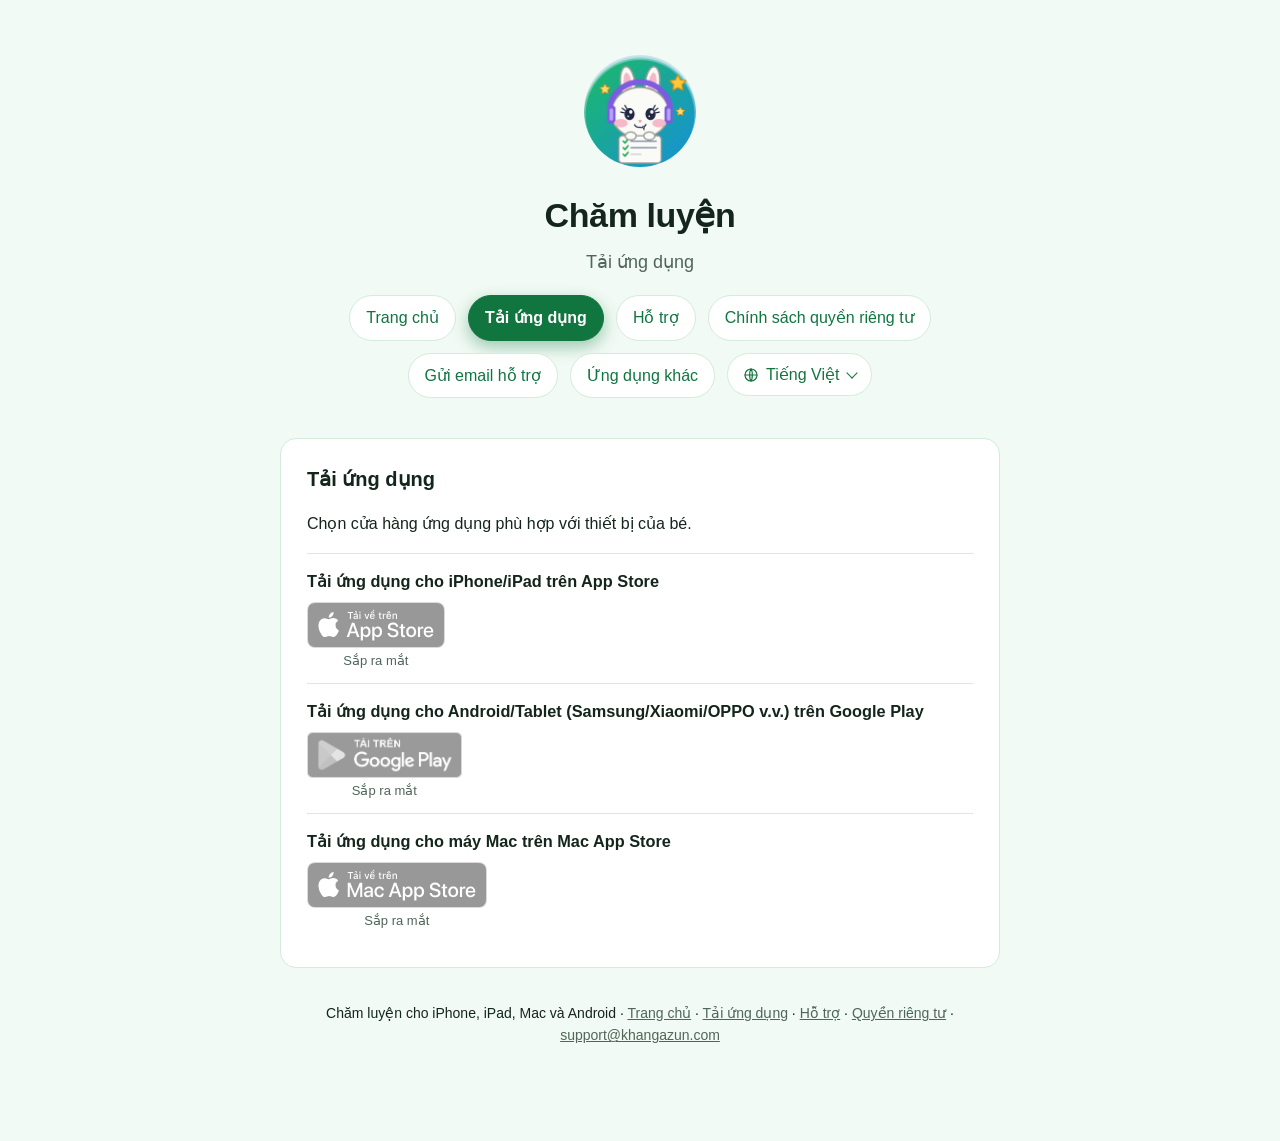
<file: vi/download.html>
<!DOCTYPE html>
<html lang="vi">
<head>
<meta charset="utf-8">
<meta name="viewport" content="width=device-width, initial-scale=1">
<title>Chăm luyện — tải ứng dụng</title>
<meta name="description" content="Tải Chăm luyện cho iPhone, iPad, Android, máy tính bảng và Mac.">
<meta property="og:type" content="website">
<meta property="og:site_name" content="Chăm luyện">
<meta property="og:title" content="Chăm luyện — tải ứng dụng">
<meta property="og:description" content="Tải Chăm luyện cho iPhone, iPad, Android, máy tính bảng và Mac.">
<meta property="og:url" content="https://chamluyen.khangazun.com/vi/download.html">
<meta property="og:image" content="https://chamluyen.khangazun.com/og.png">
<meta property="og:image:width" content="1200">
<meta property="og:image:height" content="630">
<meta name="twitter:card" content="summary_large_image">
<meta name="twitter:image" content="https://chamluyen.khangazun.com/og.png">
<link rel="icon" href="../favicon.ico" sizes="any">
<link rel="icon" type="image/png" href="../icon-32.png" sizes="32x32">
<link rel="apple-touch-icon" href="../icon-180.png">
<link rel="stylesheet" href="../style.css">
<!-- family:head --><link rel="stylesheet" href="../family/family.css">
<link rel="alternate" hreflang="en" href="https://chamluyen.khangazun.com/download.html">
<link rel="alternate" hreflang="vi" href="https://chamluyen.khangazun.com/vi/download.html">
<link rel="alternate" hreflang="x-default" href="https://chamluyen.khangazun.com/vi/download.html">
<script src="../family/family.js" defer data-lang="vi" data-page="download.html" data-langs="en,vi"></script>
<!-- /family:head -->
</head>
<body>
<main>
<div class="hero">
  <img class="icon" src="../icon-512.png" alt="" width="112" height="112">
  <h1>Chăm luyện</h1>
  <p class="tagline">Tải ứng dụng</p>
<nav class="links">
    <a href="./">Trang chủ</a>
    <a href="download.html">Tải ứng dụng</a>
    <a href="support.html">Hỗ trợ</a>
    <a href="privacy.html">Chính sách quyền riêng tư</a>
    <a href="mailto:support@khangazun.com?subject=H%E1%BB%97%20tr%E1%BB%A3%20Ch%C4%83m%20luy%E1%BB%87n&body=Chuy%E1%BB%87n%20g%C3%AC%20%C4%91%C3%A3%20x%E1%BA%A3y%20ra%3A%0A%0A%0A%C4%90i%E1%BB%81u%20t%C3%B4i%20mong%20%C4%91%E1%BB%A3i%3A%0A%0A%0ATh%C3%B4ng%20tin%20th%C3%AAm%3A%0A-%20Thi%E1%BA%BFt%20b%E1%BB%8B%20%28iPhone%2C%20iPad%2C%20Mac%20hay%20Android%29%2C%20v%C3%A0%20phi%C3%AAn%20b%E1%BA%A3n%20h%E1%BB%87%20%C4%91i%E1%BB%81u%20h%C3%A0nh%3A%0A-%20Phi%C3%AAn%20b%E1%BA%A3n%20Ch%C4%83m%20luy%E1%BB%87n%3A%0A">Gửi email hỗ trợ</a>
    <!-- family:nav --><a href="../vi/#more-apps">Ứng dụng khác</a>
  <details class="family-lang"><summary aria-label="Ngôn ngữ: Tiếng Việt"><svg viewBox="0 0 24 24" width="16" height="16" aria-hidden="true" fill="none" stroke="currentColor" stroke-width="1.8" stroke-linecap="round"><circle cx="12" cy="12" r="9"/><path d="M3 12h18M12 3c2.6 2.9 2.6 15.1 0 18M12 3c-2.6 2.9-2.6 15.1 0 18"/></svg><span>Tiếng Việt</span></summary>
    <ul>
      <li><a href="../download.html" hreflang="en" lang="en" data-lang="en">English</a></li>
      <li><a href="../vi/download.html" hreflang="vi" lang="vi" data-lang="vi" aria-current="true">Tiếng Việt</a></li>
    </ul>
  </details><!-- /family:nav -->
  </nav>
</div>

<!-- chamluyen:stores -->
<section class="card">
  <h2>Tải ứng dụng</h2>
  <p>Chọn cửa hàng ứng dụng phù hợp với thiết bị của bé.</p>
  <div class="get-item">
    <h3>Tải ứng dụng cho iPhone/iPad trên App Store</h3>
    <span class="family-store soon" title="Sắp ra mắt"><img src="../family/badges/ios-vi.svg" alt="Tải về trên App Store: Sắp ra mắt" height="46"><span class="family-soon">Sắp ra mắt</span></span>
  </div>
  <div class="get-item">
    <h3>Tải ứng dụng cho Android/Tablet (Samsung/Xiaomi/OPPO v.v.) trên Google Play</h3>
    <span class="family-store soon" title="Sắp ra mắt"><img src="../family/badges/play-vi.png" alt="Tải nội dung trên Google Play: Sắp ra mắt" height="46"><span class="family-soon">Sắp ra mắt</span></span>
  </div>
  <div class="get-item">
    <h3>Tải ứng dụng cho máy Mac trên Mac App Store</h3>
    <span class="family-store soon" title="Sắp ra mắt"><img src="../family/badges/mac-vi.svg" alt="Tải về trên Mac App Store: Sắp ra mắt" height="46"><span class="family-soon">Sắp ra mắt</span></span>
  </div>
</section>
<!-- /chamluyen:stores -->
<footer>
<p>Chăm luyện cho iPhone, iPad, Mac và Android · <a href="./">Trang chủ</a> · <a href="download.html">Tải ứng dụng</a> · <a href="support.html">Hỗ trợ</a> · <a href="privacy.html">Quyền riêng tư</a> · <a href="mailto:support@khangazun.com?subject=H%E1%BB%97%20tr%E1%BB%A3%20Ch%C4%83m%20luy%E1%BB%87n&body=Chuy%E1%BB%87n%20g%C3%AC%20%C4%91%C3%A3%20x%E1%BA%A3y%20ra%3A%0A%0A%0A%C4%90i%E1%BB%81u%20t%C3%B4i%20mong%20%C4%91%E1%BB%A3i%3A%0A%0A%0ATh%C3%B4ng%20tin%20th%C3%AAm%3A%0A-%20Thi%E1%BA%BFt%20b%E1%BB%8B%20%28iPhone%2C%20iPad%2C%20Mac%20hay%20Android%29%2C%20v%C3%A0%20phi%C3%AAn%20b%E1%BA%A3n%20h%E1%BB%87%20%C4%91i%E1%BB%81u%20h%C3%A0nh%3A%0A-%20Phi%C3%AAn%20b%E1%BA%A3n%20Ch%C4%83m%20luy%E1%BB%87n%3A%0A">support@khangazun.com</a></p>
</footer>
</main>
</body>
</html>
</file>
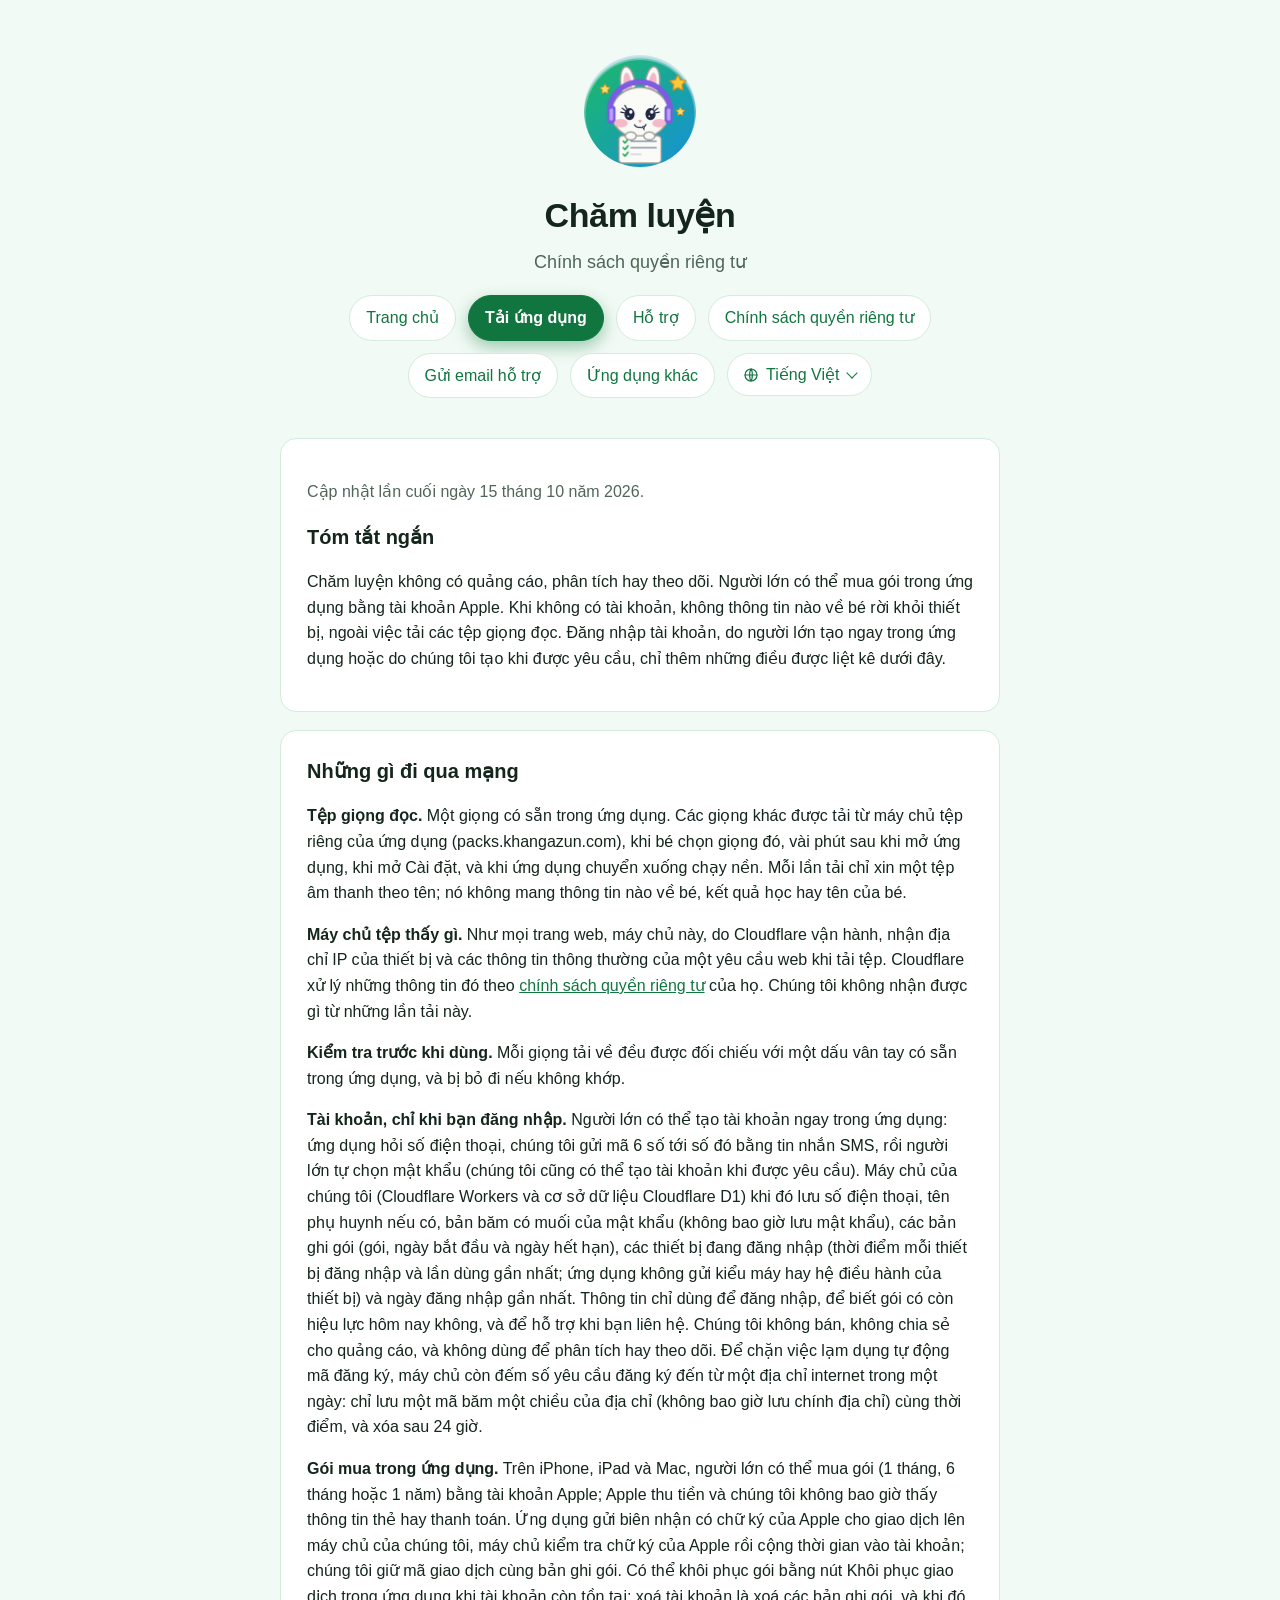
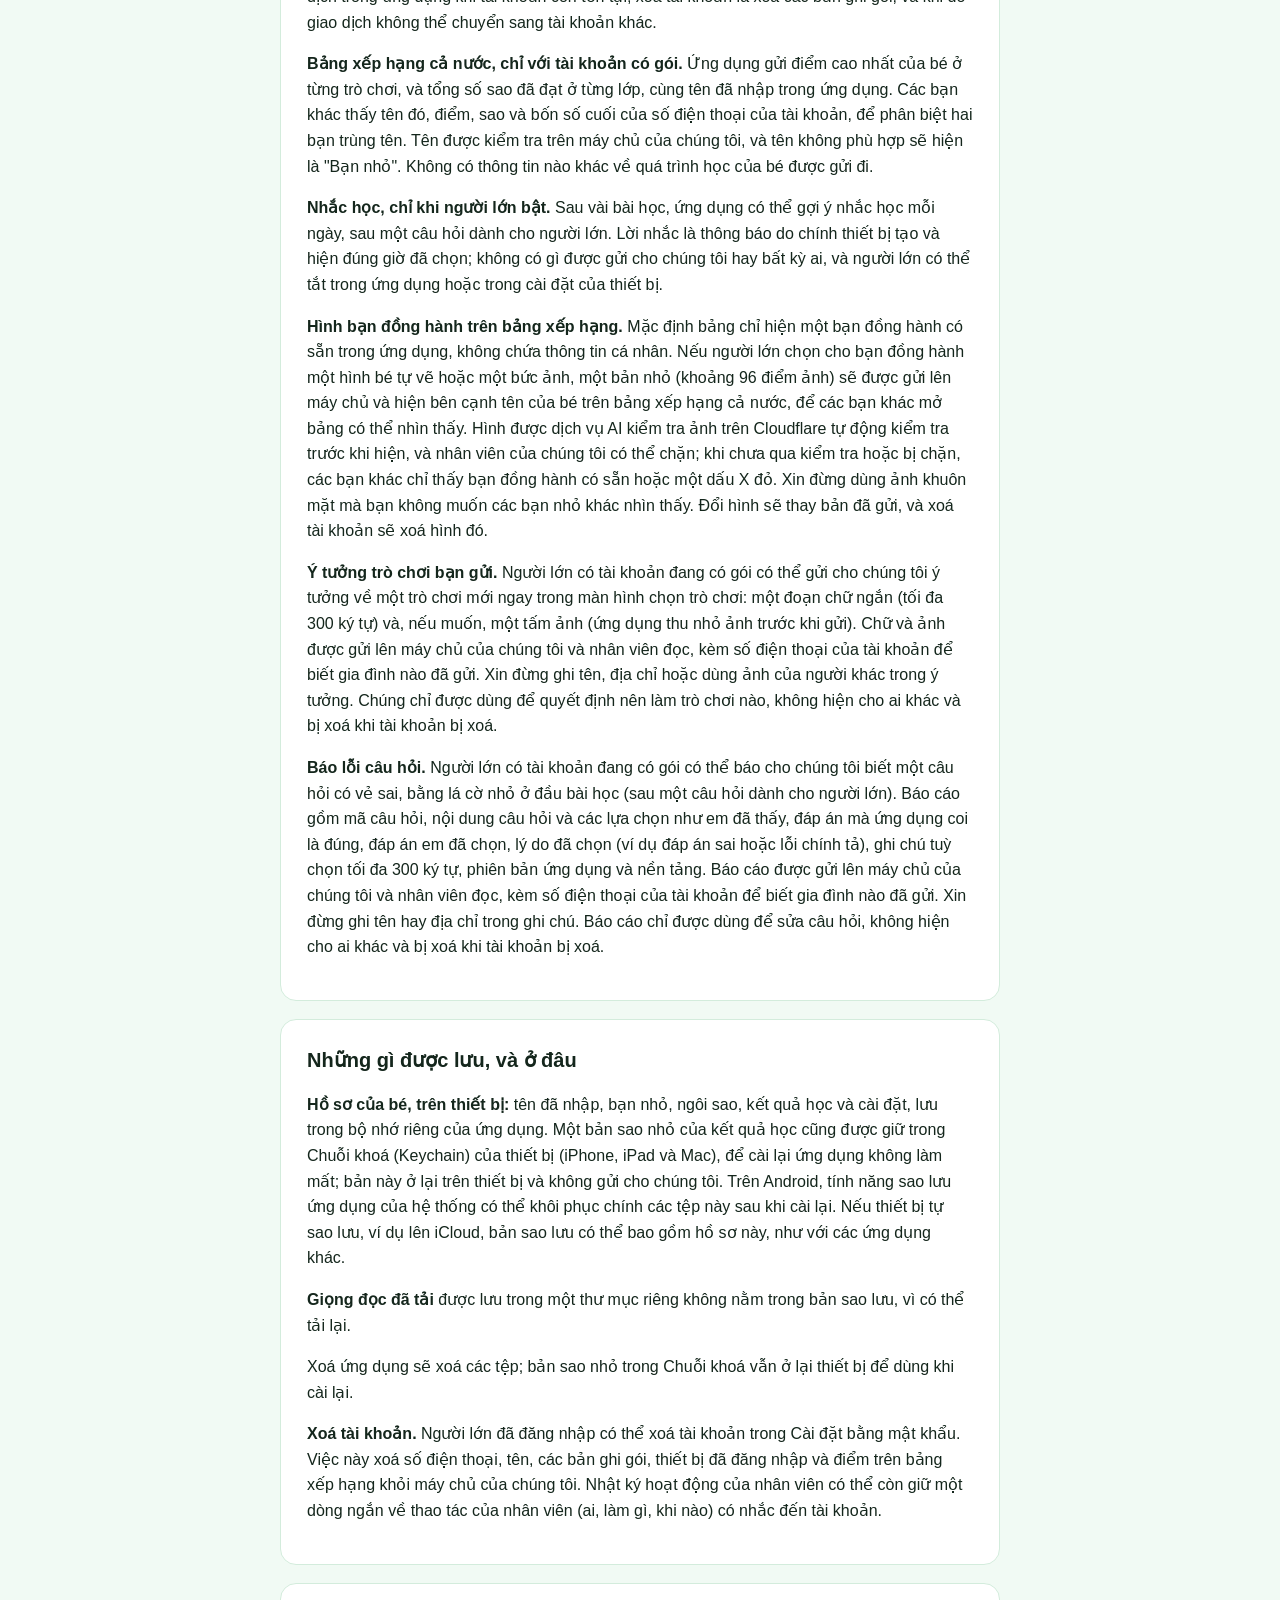
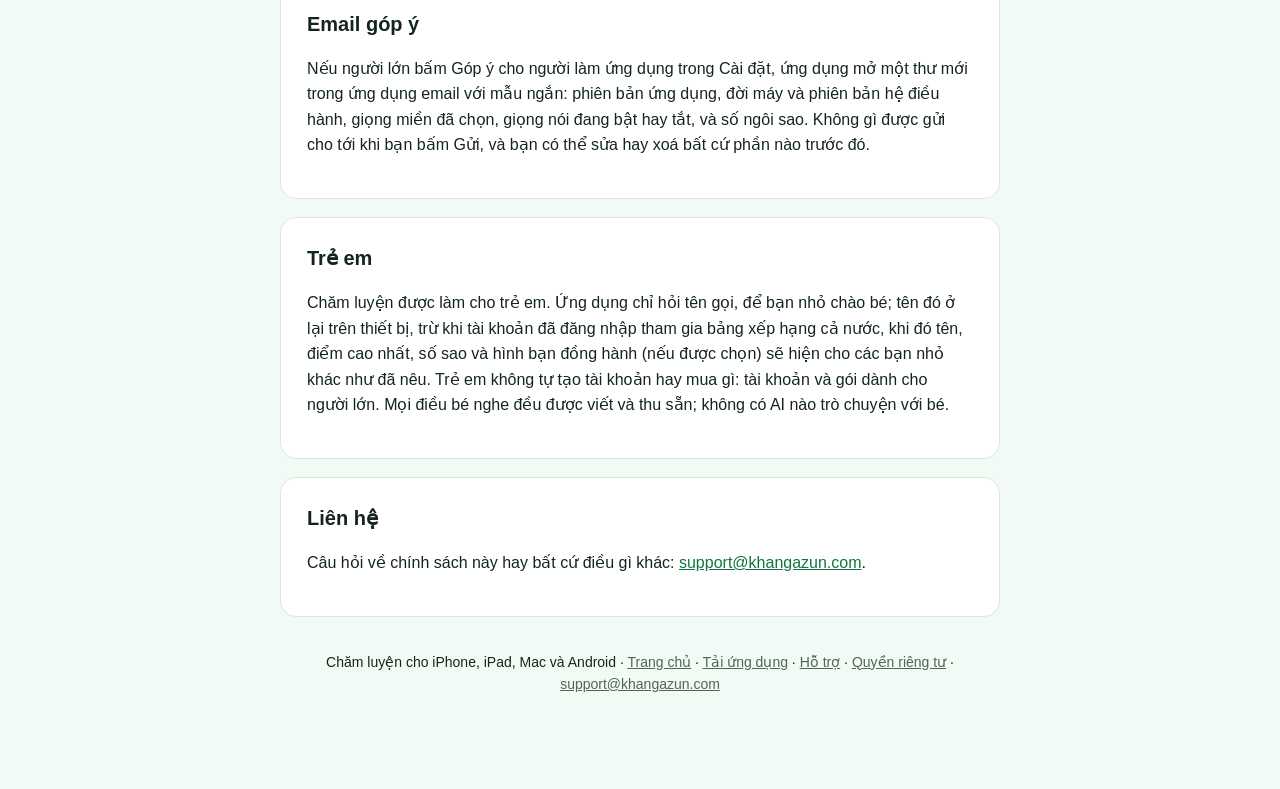
<file: vi/privacy.html>
<!DOCTYPE html>
<html lang="vi">
<head>
<meta charset="utf-8">
<meta name="viewport" content="width=device-width, initial-scale=1">
<title>Chăm luyện — chính sách quyền riêng tư</title>
<meta name="description" content="Chính sách quyền riêng tư của Chăm luyện: không quảng cáo, không theo dõi; tài khoản (nếu có) và bảng xếp hạng được mô tả rõ.">
<meta property="og:type" content="website">
<meta property="og:site_name" content="Chăm luyện">
<meta property="og:title" content="Chăm luyện — chính sách quyền riêng tư">
<meta property="og:description" content="Chính sách quyền riêng tư của Chăm luyện: không quảng cáo, không theo dõi; tài khoản (nếu có) và bảng xếp hạng được mô tả rõ.">
<meta property="og:url" content="https://chamluyen.khangazun.com/vi/privacy.html">
<meta property="og:image" content="https://chamluyen.khangazun.com/og.png">
<meta property="og:image:width" content="1200">
<meta property="og:image:height" content="630">
<meta name="twitter:card" content="summary_large_image">
<meta name="twitter:image" content="https://chamluyen.khangazun.com/og.png">
<link rel="icon" href="../favicon.ico" sizes="any">
<link rel="icon" type="image/png" href="../icon-32.png" sizes="32x32">
<link rel="apple-touch-icon" href="../icon-180.png">
<link rel="stylesheet" href="../style.css">
<!-- family:head --><link rel="stylesheet" href="../family/family.css">
<link rel="alternate" hreflang="en" href="https://chamluyen.khangazun.com/privacy.html">
<link rel="alternate" hreflang="vi" href="https://chamluyen.khangazun.com/vi/privacy.html">
<link rel="alternate" hreflang="x-default" href="https://chamluyen.khangazun.com/vi/privacy.html">
<script src="../family/family.js" defer data-lang="vi" data-page="privacy.html" data-langs="en,vi"></script>
<!-- /family:head -->
</head>
<body>
<main>
<div class="hero">
  <img class="icon" src="../icon-512.png" alt="" width="112" height="112">
  <h1>Chăm luyện</h1>
  <p class="tagline">Chính sách quyền riêng tư</p>
<nav class="links">
    <a href="./">Trang chủ</a>
    <a href="download.html">Tải ứng dụng</a>
    <a href="support.html">Hỗ trợ</a>
    <a href="privacy.html">Chính sách quyền riêng tư</a>
    <a href="mailto:support@khangazun.com?subject=H%E1%BB%97%20tr%E1%BB%A3%20Ch%C4%83m%20luy%E1%BB%87n&body=Chuy%E1%BB%87n%20g%C3%AC%20%C4%91%C3%A3%20x%E1%BA%A3y%20ra%3A%0A%0A%0A%C4%90i%E1%BB%81u%20t%C3%B4i%20mong%20%C4%91%E1%BB%A3i%3A%0A%0A%0ATh%C3%B4ng%20tin%20th%C3%AAm%3A%0A-%20Thi%E1%BA%BFt%20b%E1%BB%8B%20%28iPhone%2C%20iPad%2C%20Mac%20hay%20Android%29%2C%20v%C3%A0%20phi%C3%AAn%20b%E1%BA%A3n%20h%E1%BB%87%20%C4%91i%E1%BB%81u%20h%C3%A0nh%3A%0A-%20Phi%C3%AAn%20b%E1%BA%A3n%20Ch%C4%83m%20luy%E1%BB%87n%3A%0A">Gửi email hỗ trợ</a>
    <!-- family:nav --><a href="../vi/#more-apps">Ứng dụng khác</a>
  <details class="family-lang"><summary aria-label="Ngôn ngữ: Tiếng Việt"><svg viewBox="0 0 24 24" width="16" height="16" aria-hidden="true" fill="none" stroke="currentColor" stroke-width="1.8" stroke-linecap="round"><circle cx="12" cy="12" r="9"/><path d="M3 12h18M12 3c2.6 2.9 2.6 15.1 0 18M12 3c-2.6 2.9-2.6 15.1 0 18"/></svg><span>Tiếng Việt</span></summary>
    <ul>
      <li><a href="../privacy.html" hreflang="en" lang="en" data-lang="en">English</a></li>
      <li><a href="../vi/privacy.html" hreflang="vi" lang="vi" data-lang="vi" aria-current="true">Tiếng Việt</a></li>
    </ul>
  </details><!-- /family:nav -->
  </nav>
</div>

<section class="card">
  <p class="note">Cập nhật lần cuối ngày 15 tháng 10 năm 2026.</p>
  <h2>Tóm tắt ngắn</h2>
  <p>Chăm luyện không có quảng cáo, phân tích hay theo dõi. Người lớn có thể mua gói trong ứng dụng bằng tài khoản Apple. Khi không có tài khoản, không thông tin nào về bé rời khỏi thiết bị, ngoài việc tải các tệp giọng đọc. Đăng nhập tài khoản, do người lớn tạo ngay trong ứng dụng hoặc do chúng tôi tạo khi được yêu cầu, chỉ thêm những điều được liệt kê dưới đây.</p>
</section>

<section class="card">
  <h2>Những gì đi qua mạng</h2>
  <p><strong>Tệp giọng đọc.</strong> Một giọng có sẵn trong ứng dụng. Các giọng khác được tải từ máy chủ tệp riêng của ứng dụng (packs.khangazun.com), khi bé chọn giọng đó, vài phút sau khi mở ứng dụng, khi mở Cài đặt, và khi ứng dụng chuyển xuống chạy nền. Mỗi lần tải chỉ xin một tệp âm thanh theo tên; nó không mang thông tin nào về bé, kết quả học hay tên của bé.</p>
  <p><strong>Máy chủ tệp thấy gì.</strong> Như mọi trang web, máy chủ này, do Cloudflare vận hành, nhận địa chỉ IP của thiết bị và các thông tin thông thường của một yêu cầu web khi tải tệp. Cloudflare xử lý những thông tin đó theo <a href="https://www.cloudflare.com/privacypolicy/">chính sách quyền riêng tư</a> của họ. Chúng tôi không nhận được gì từ những lần tải này.</p>
  <p><strong>Kiểm tra trước khi dùng.</strong> Mỗi giọng tải về đều được đối chiếu với một dấu vân tay có sẵn trong ứng dụng, và bị bỏ đi nếu không khớp.</p>
  <p><strong>Tài khoản, chỉ khi bạn đăng nhập.</strong> Người lớn có thể tạo tài khoản ngay trong ứng dụng: ứng dụng hỏi số điện thoại, chúng tôi gửi mã 6 số tới số đó bằng tin nhắn SMS, rồi người lớn tự chọn mật khẩu (chúng tôi cũng có thể tạo tài khoản khi được yêu cầu). Máy chủ của chúng tôi (Cloudflare Workers và cơ sở dữ liệu Cloudflare D1) khi đó lưu số điện thoại, tên phụ huynh nếu có, bản băm có muối của mật khẩu (không bao giờ lưu mật khẩu), các bản ghi gói (gói, ngày bắt đầu và ngày hết hạn), các thiết bị đang đăng nhập (thời điểm mỗi thiết bị đăng nhập và lần dùng gần nhất; ứng dụng không gửi kiểu máy hay hệ điều hành của thiết bị) và ngày đăng nhập gần nhất. Thông tin chỉ dùng để đăng nhập, để biết gói có còn hiệu lực hôm nay không, và để hỗ trợ khi bạn liên hệ. Chúng tôi không bán, không chia sẻ cho quảng cáo, và không dùng để phân tích hay theo dõi. Để chặn việc lạm dụng tự động mã đăng ký, máy chủ còn đếm số yêu cầu đăng ký đến từ một địa chỉ internet trong một ngày: chỉ lưu một mã băm một chiều của địa chỉ (không bao giờ lưu chính địa chỉ) cùng thời điểm, và xóa sau 24 giờ.</p>
  <p><strong>Gói mua trong ứng dụng.</strong> Trên iPhone, iPad và Mac, người lớn có thể mua gói (1 tháng, 6 tháng hoặc 1 năm) bằng tài khoản Apple; Apple thu tiền và chúng tôi không bao giờ thấy thông tin thẻ hay thanh toán. Ứng dụng gửi biên nhận có chữ ký của Apple cho giao dịch lên máy chủ của chúng tôi, máy chủ kiểm tra chữ ký của Apple rồi cộng thời gian vào tài khoản; chúng tôi giữ mã giao dịch cùng bản ghi gói. Có thể khôi phục gói bằng nút Khôi phục giao dịch trong ứng dụng khi tài khoản còn tồn tại; xoá tài khoản là xoá các bản ghi gói, và khi đó giao dịch không thể chuyển sang tài khoản khác.</p>
  <p><strong>Bảng xếp hạng cả nước, chỉ với tài khoản có gói.</strong> Ứng dụng gửi điểm cao nhất của bé ở từng trò chơi, và tổng số sao đã đạt ở từng lớp, cùng tên đã nhập trong ứng dụng. Các bạn khác thấy tên đó, điểm, sao và bốn số cuối của số điện thoại của tài khoản, để phân biệt hai bạn trùng tên. Tên được kiểm tra trên máy chủ của chúng tôi, và tên không phù hợp sẽ hiện là "Bạn nhỏ". Không có thông tin nào khác về quá trình học của bé được gửi đi.</p>
  <p><strong>Nhắc học, chỉ khi người lớn bật.</strong> Sau vài bài học, ứng dụng có thể gợi ý nhắc học mỗi ngày, sau một câu hỏi dành cho người lớn. Lời nhắc là thông báo do chính thiết bị tạo và hiện đúng giờ đã chọn; không có gì được gửi cho chúng tôi hay bất kỳ ai, và người lớn có thể tắt trong ứng dụng hoặc trong cài đặt của thiết bị.</p>
  <p><strong>Hình bạn đồng hành trên bảng xếp hạng.</strong> Mặc định bảng chỉ hiện một bạn đồng hành có sẵn trong ứng dụng, không chứa thông tin cá nhân. Nếu người lớn chọn cho bạn đồng hành một hình bé tự vẽ hoặc một bức ảnh, một bản nhỏ (khoảng 96 điểm ảnh) sẽ được gửi lên máy chủ và hiện bên cạnh tên của bé trên bảng xếp hạng cả nước, để các bạn khác mở bảng có thể nhìn thấy. Hình được dịch vụ AI kiểm tra ảnh trên Cloudflare tự động kiểm tra trước khi hiện, và nhân viên của chúng tôi có thể chặn; khi chưa qua kiểm tra hoặc bị chặn, các bạn khác chỉ thấy bạn đồng hành có sẵn hoặc một dấu X đỏ. Xin đừng dùng ảnh khuôn mặt mà bạn không muốn các bạn nhỏ khác nhìn thấy. Đổi hình sẽ thay bản đã gửi, và xoá tài khoản sẽ xoá hình đó.</p>
  <p><strong>Ý tưởng trò chơi bạn gửi.</strong> Người lớn có tài khoản đang có gói có thể gửi cho chúng tôi ý tưởng về một trò chơi mới ngay trong màn hình chọn trò chơi: một đoạn chữ ngắn (tối đa 300 ký tự) và, nếu muốn, một tấm ảnh (ứng dụng thu nhỏ ảnh trước khi gửi). Chữ và ảnh được gửi lên máy chủ của chúng tôi và nhân viên đọc, kèm số điện thoại của tài khoản để biết gia đình nào đã gửi. Xin đừng ghi tên, địa chỉ hoặc dùng ảnh của người khác trong ý tưởng. Chúng chỉ được dùng để quyết định nên làm trò chơi nào, không hiện cho ai khác và bị xoá khi tài khoản bị xoá.</p>
  <p><strong>Báo lỗi câu hỏi.</strong> Người lớn có tài khoản đang có gói có thể báo cho chúng tôi biết một câu hỏi có vẻ sai, bằng lá cờ nhỏ ở đầu bài học (sau một câu hỏi dành cho người lớn). Báo cáo gồm mã câu hỏi, nội dung câu hỏi và các lựa chọn như em đã thấy, đáp án mà ứng dụng coi là đúng, đáp án em đã chọn, lý do đã chọn (ví dụ đáp án sai hoặc lỗi chính tả), ghi chú tuỳ chọn tối đa 300 ký tự, phiên bản ứng dụng và nền tảng. Báo cáo được gửi lên máy chủ của chúng tôi và nhân viên đọc, kèm số điện thoại của tài khoản để biết gia đình nào đã gửi. Xin đừng ghi tên hay địa chỉ trong ghi chú. Báo cáo chỉ được dùng để sửa câu hỏi, không hiện cho ai khác và bị xoá khi tài khoản bị xoá.</p>
</section>

<section class="card">
  <h2>Những gì được lưu, và ở đâu</h2>
  <p><strong>Hồ sơ của bé, trên thiết bị:</strong> tên đã nhập, bạn nhỏ, ngôi sao, kết quả học và cài đặt, lưu trong bộ nhớ riêng của ứng dụng. Một bản sao nhỏ của kết quả học cũng được giữ trong Chuỗi khoá (Keychain) của thiết bị (iPhone, iPad và Mac), để cài lại ứng dụng không làm mất; bản này ở lại trên thiết bị và không gửi cho chúng tôi. Trên Android, tính năng sao lưu ứng dụng của hệ thống có thể khôi phục chính các tệp này sau khi cài lại. Nếu thiết bị tự sao lưu, ví dụ lên iCloud, bản sao lưu có thể bao gồm hồ sơ này, như với các ứng dụng khác.</p>
  <p><strong>Giọng đọc đã tải</strong> được lưu trong một thư mục riêng không nằm trong bản sao lưu, vì có thể tải lại.</p>
  <p>Xoá ứng dụng sẽ xoá các tệp; bản sao nhỏ trong Chuỗi khoá vẫn ở lại thiết bị để dùng khi cài lại.</p>
  <p><strong>Xoá tài khoản.</strong> Người lớn đã đăng nhập có thể xoá tài khoản trong Cài đặt bằng mật khẩu. Việc này xoá số điện thoại, tên, các bản ghi gói, thiết bị đã đăng nhập và điểm trên bảng xếp hạng khỏi máy chủ của chúng tôi. Nhật ký hoạt động của nhân viên có thể còn giữ một dòng ngắn về thao tác của nhân viên (ai, làm gì, khi nào) có nhắc đến tài khoản.</p>
</section>

<section class="card">
  <h2>Email góp ý</h2>
  <p>Nếu người lớn bấm Góp ý cho người làm ứng dụng trong Cài đặt, ứng dụng mở một thư mới trong ứng dụng email với mẫu ngắn: phiên bản ứng dụng, đời máy và phiên bản hệ điều hành, giọng miền đã chọn, giọng nói đang bật hay tắt, và số ngôi sao. Không gì được gửi cho tới khi bạn bấm Gửi, và bạn có thể sửa hay xoá bất cứ phần nào trước đó.</p>
</section>

<section class="card">
  <h2>Trẻ em</h2>
  <p>Chăm luyện được làm cho trẻ em. Ứng dụng chỉ hỏi tên gọi, để bạn nhỏ chào bé; tên đó ở lại trên thiết bị, trừ khi tài khoản đã đăng nhập tham gia bảng xếp hạng cả nước, khi đó tên, điểm cao nhất, số sao và hình bạn đồng hành (nếu được chọn) sẽ hiện cho các bạn nhỏ khác như đã nêu. Trẻ em không tự tạo tài khoản hay mua gì: tài khoản và gói dành cho người lớn. Mọi điều bé nghe đều được viết và thu sẵn; không có AI nào trò chuyện với bé.</p>
</section>

<section class="card">
  <h2>Liên hệ</h2>
  <p>Câu hỏi về chính sách này hay bất cứ điều gì khác: <a href="mailto:support@khangazun.com?subject=H%E1%BB%97%20tr%E1%BB%A3%20Ch%C4%83m%20luy%E1%BB%87n&body=Chuy%E1%BB%87n%20g%C3%AC%20%C4%91%C3%A3%20x%E1%BA%A3y%20ra%3A%0A%0A%0A%C4%90i%E1%BB%81u%20t%C3%B4i%20mong%20%C4%91%E1%BB%A3i%3A%0A%0A%0ATh%C3%B4ng%20tin%20th%C3%AAm%3A%0A-%20Thi%E1%BA%BFt%20b%E1%BB%8B%20%28iPhone%2C%20iPad%2C%20Mac%20hay%20Android%29%2C%20v%C3%A0%20phi%C3%AAn%20b%E1%BA%A3n%20h%E1%BB%87%20%C4%91i%E1%BB%81u%20h%C3%A0nh%3A%0A-%20Phi%C3%AAn%20b%E1%BA%A3n%20Ch%C4%83m%20luy%E1%BB%87n%3A%0A">support@khangazun.com</a>.</p>
</section>

<footer>
<p>Chăm luyện cho iPhone, iPad, Mac và Android · <a href="./">Trang chủ</a> · <a href="download.html">Tải ứng dụng</a> · <a href="support.html">Hỗ trợ</a> · <a href="privacy.html">Quyền riêng tư</a> · <a href="mailto:support@khangazun.com?subject=H%E1%BB%97%20tr%E1%BB%A3%20Ch%C4%83m%20luy%E1%BB%87n&body=Chuy%E1%BB%87n%20g%C3%AC%20%C4%91%C3%A3%20x%E1%BA%A3y%20ra%3A%0A%0A%0A%C4%90i%E1%BB%81u%20t%C3%B4i%20mong%20%C4%91%E1%BB%A3i%3A%0A%0A%0ATh%C3%B4ng%20tin%20th%C3%AAm%3A%0A-%20Thi%E1%BA%BFt%20b%E1%BB%8B%20%28iPhone%2C%20iPad%2C%20Mac%20hay%20Android%29%2C%20v%C3%A0%20phi%C3%AAn%20b%E1%BA%A3n%20h%E1%BB%87%20%C4%91i%E1%BB%81u%20h%C3%A0nh%3A%0A-%20Phi%C3%AAn%20b%E1%BA%A3n%20Ch%C4%83m%20luy%E1%BB%87n%3A%0A">support@khangazun.com</a></p>
</footer>
</main>
</body>
</html>
</file>
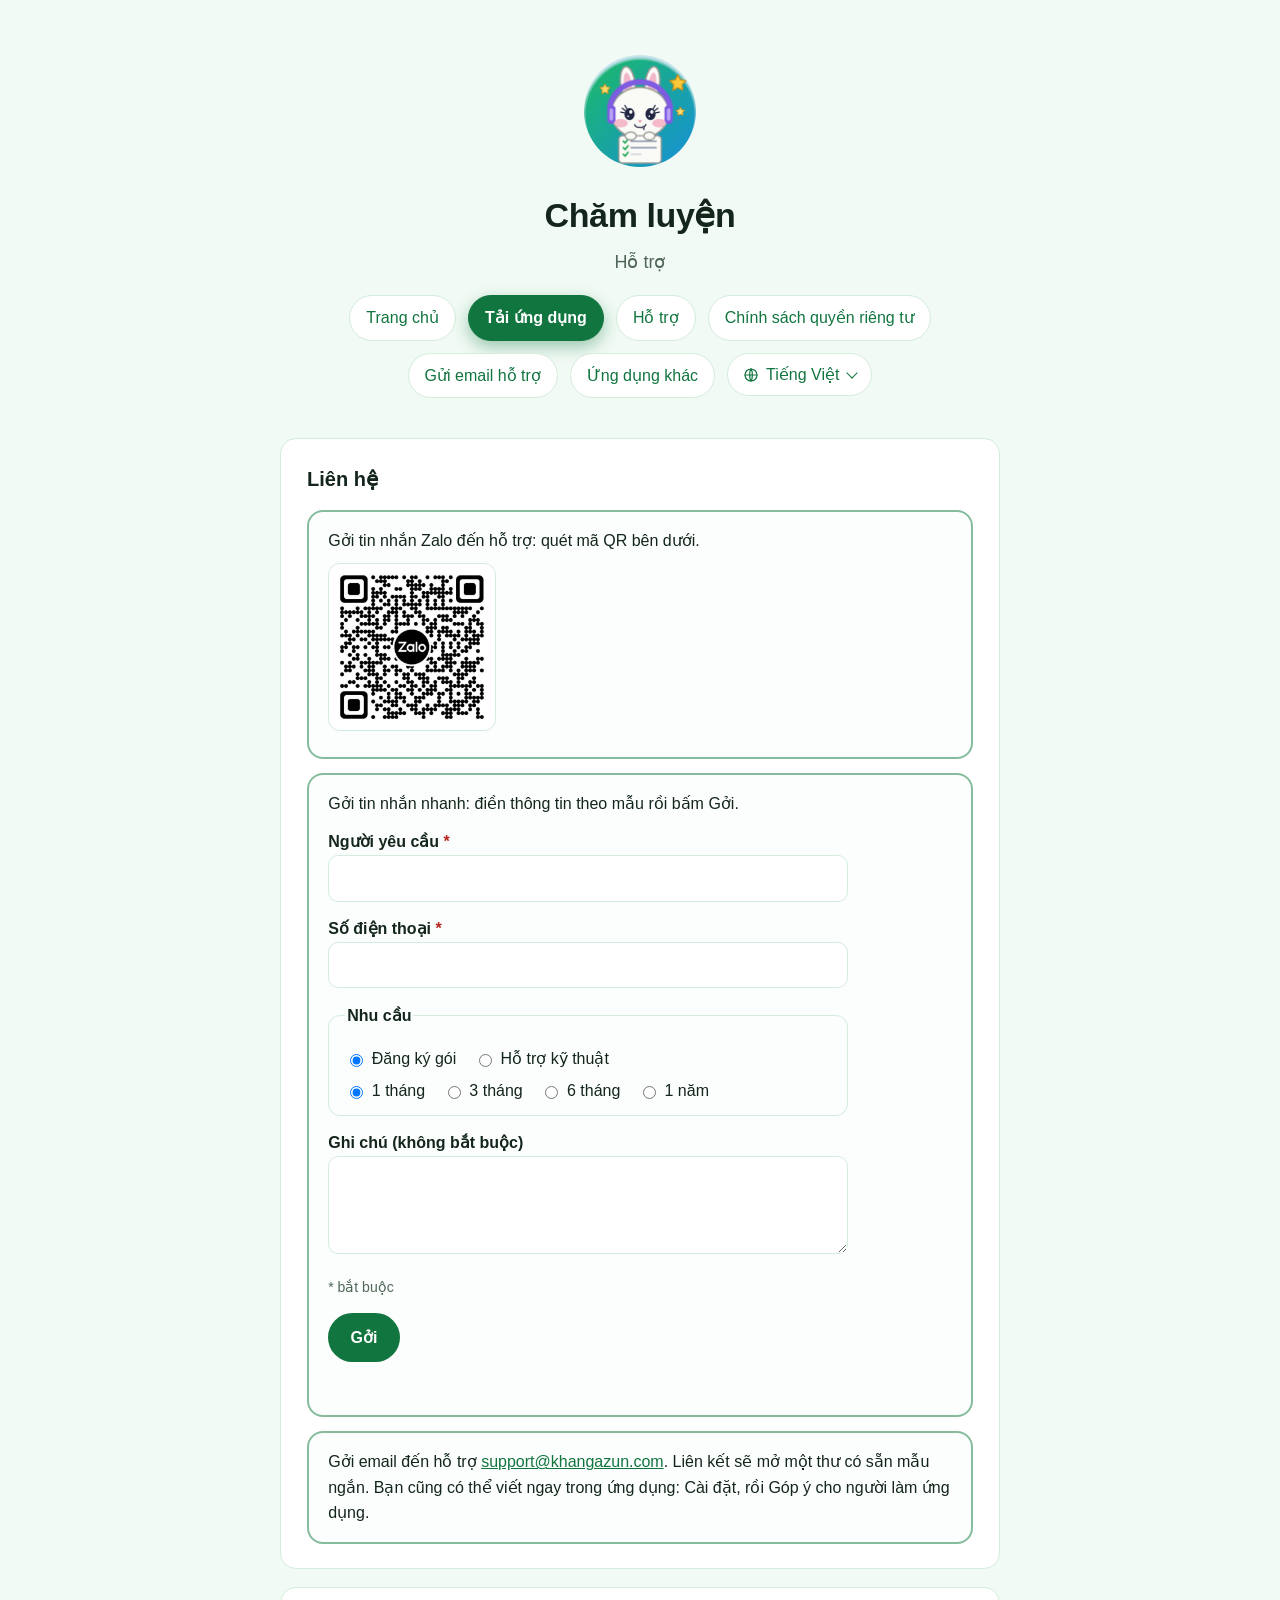
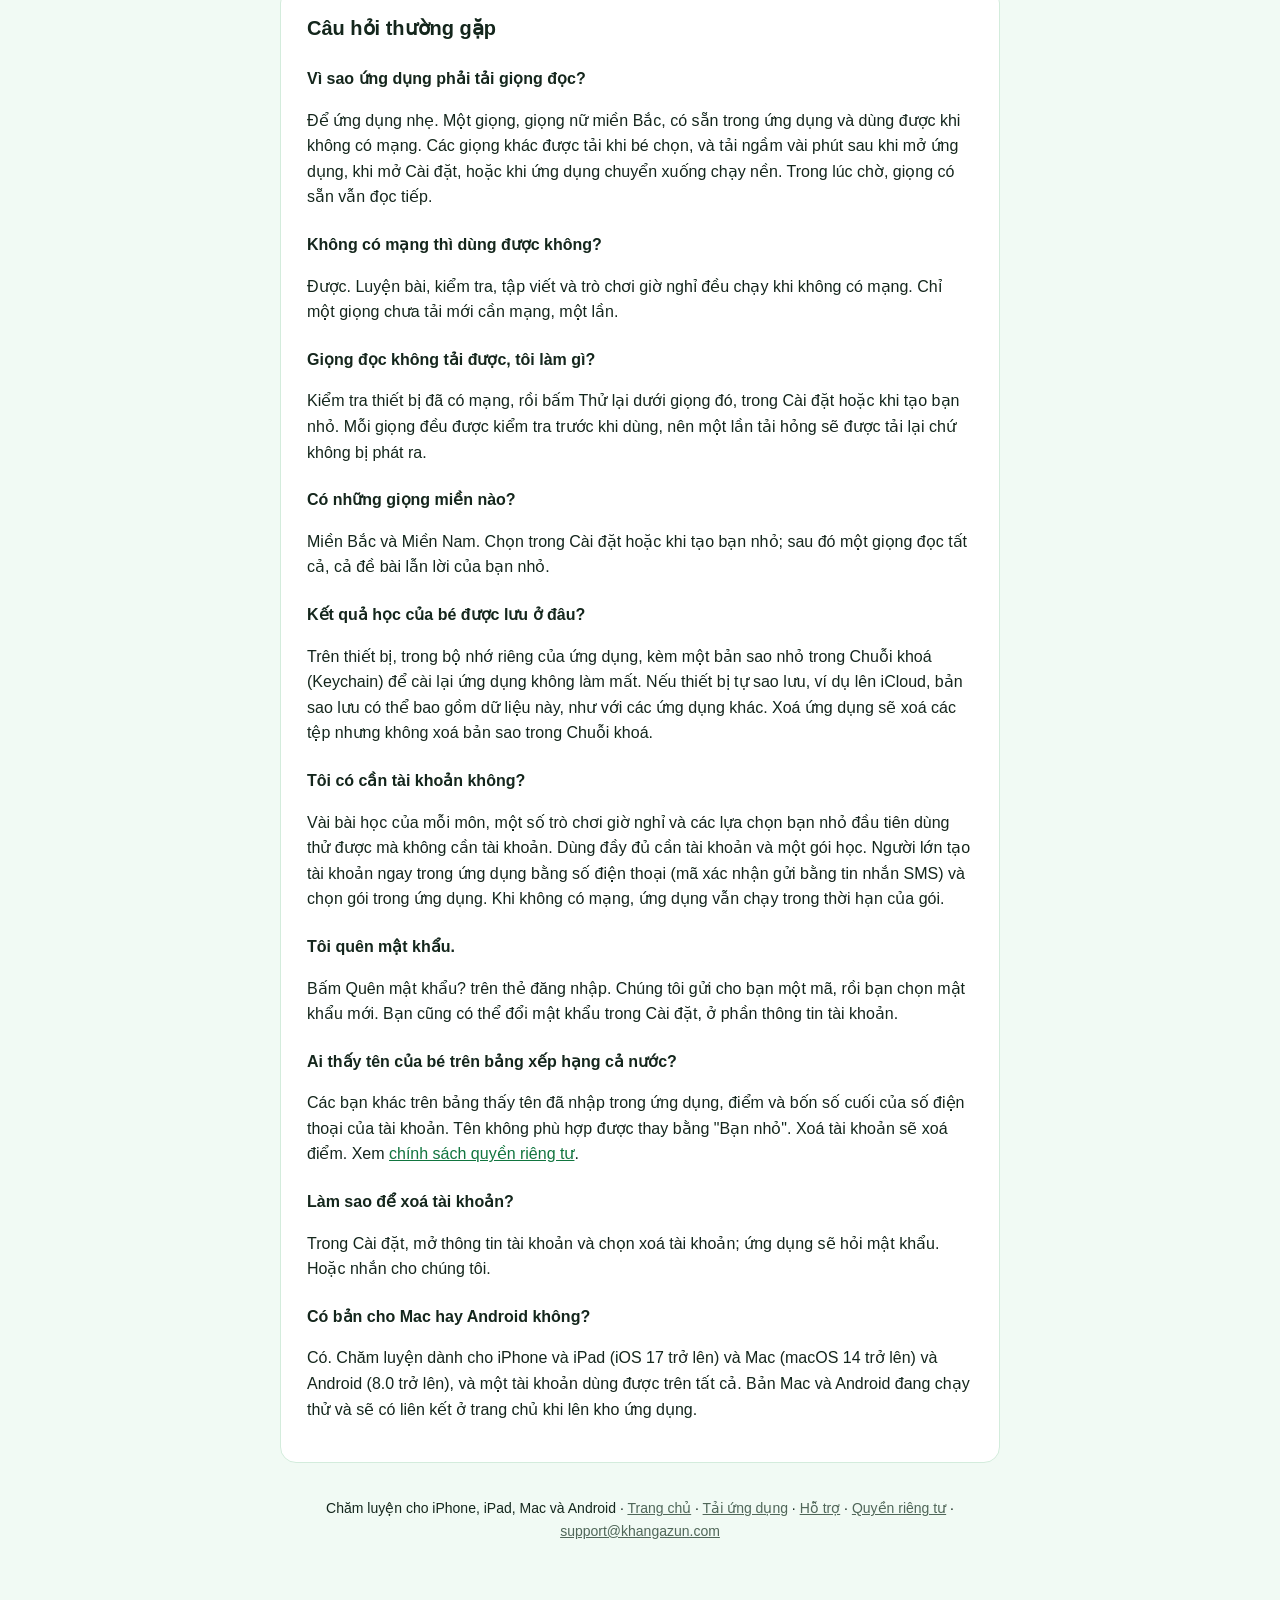
<file: vi/support.html>
<!DOCTYPE html>
<html lang="vi">
<head>
<meta charset="utf-8">
<meta name="viewport" content="width=device-width, initial-scale=1">
<title>Chăm luyện — hỗ trợ</title>
<meta name="description" content="Trợ giúp về Chăm luyện: giọng đọc, tải xuống, giọng miền và cách liên hệ.">
<meta property="og:type" content="website">
<meta property="og:site_name" content="Chăm luyện">
<meta property="og:title" content="Chăm luyện — hỗ trợ">
<meta property="og:description" content="Trợ giúp về Chăm luyện: giọng đọc, tải xuống, giọng miền và cách liên hệ.">
<meta property="og:url" content="https://chamluyen.khangazun.com/vi/support.html">
<meta property="og:image" content="https://chamluyen.khangazun.com/og.png">
<meta property="og:image:width" content="1200">
<meta property="og:image:height" content="630">
<meta name="twitter:card" content="summary_large_image">
<meta name="twitter:image" content="https://chamluyen.khangazun.com/og.png">
<link rel="icon" href="../favicon.ico" sizes="any">
<link rel="icon" type="image/png" href="../icon-32.png" sizes="32x32">
<link rel="apple-touch-icon" href="../icon-180.png">
<link rel="stylesheet" href="../style.css">
<!-- family:head --><link rel="stylesheet" href="../family/family.css">
<link rel="alternate" hreflang="en" href="https://chamluyen.khangazun.com/support.html">
<link rel="alternate" hreflang="vi" href="https://chamluyen.khangazun.com/vi/support.html">
<link rel="alternate" hreflang="x-default" href="https://chamluyen.khangazun.com/vi/support.html">
<script src="../family/family.js" defer data-lang="vi" data-page="support.html" data-langs="en,vi"></script>
<!-- /family:head -->
</head>
<body>
<main>
<div class="hero">
  <img class="icon" src="../icon-512.png" alt="" width="112" height="112">
  <h1>Chăm luyện</h1>
  <p class="tagline">Hỗ trợ</p>
<nav class="links">
    <a href="./">Trang chủ</a>
    <a href="download.html">Tải ứng dụng</a>
    <a href="support.html">Hỗ trợ</a>
    <a href="privacy.html">Chính sách quyền riêng tư</a>
    <a href="mailto:support@khangazun.com?subject=H%E1%BB%97%20tr%E1%BB%A3%20Ch%C4%83m%20luy%E1%BB%87n&body=Chuy%E1%BB%87n%20g%C3%AC%20%C4%91%C3%A3%20x%E1%BA%A3y%20ra%3A%0A%0A%0A%C4%90i%E1%BB%81u%20t%C3%B4i%20mong%20%C4%91%E1%BB%A3i%3A%0A%0A%0ATh%C3%B4ng%20tin%20th%C3%AAm%3A%0A-%20Thi%E1%BA%BFt%20b%E1%BB%8B%20%28iPhone%2C%20iPad%2C%20Mac%20hay%20Android%29%2C%20v%C3%A0%20phi%C3%AAn%20b%E1%BA%A3n%20h%E1%BB%87%20%C4%91i%E1%BB%81u%20h%C3%A0nh%3A%0A-%20Phi%C3%AAn%20b%E1%BA%A3n%20Ch%C4%83m%20luy%E1%BB%87n%3A%0A">Gửi email hỗ trợ</a>
    <!-- family:nav --><a href="../vi/#more-apps">Ứng dụng khác</a>
  <details class="family-lang"><summary aria-label="Ngôn ngữ: Tiếng Việt"><svg viewBox="0 0 24 24" width="16" height="16" aria-hidden="true" fill="none" stroke="currentColor" stroke-width="1.8" stroke-linecap="round"><circle cx="12" cy="12" r="9"/><path d="M3 12h18M12 3c2.6 2.9 2.6 15.1 0 18M12 3c-2.6 2.9-2.6 15.1 0 18"/></svg><span>Tiếng Việt</span></summary>
    <ul>
      <li><a href="../support.html" hreflang="en" lang="en" data-lang="en">English</a></li>
      <li><a href="../vi/support.html" hreflang="vi" lang="vi" data-lang="vi" aria-current="true">Tiếng Việt</a></li>
    </ul>
  </details><!-- /family:nav -->
  </nav>
</div>

<section class="card">
  <h2>Liên hệ</h2>
  <div class="contact-box">
    Gởi tin nhắn Zalo đến hỗ trợ: quét mã QR bên dưới.<img class="zalo-qr" src="../zalo-qr.png" alt="Mã QR Zalo hỗ trợ Chăm luyện" width="168" height="168">
  </div>
  <div class="contact-box">
    Gởi tin nhắn nhanh: điền thông tin theo mẫu rồi bấm Gởi.
  <form id="quick-form" class="quick-form" novalidate>
    <div><label for="qf-name">Người yêu cầu<span class="req" aria-hidden="true"> *</span></label><input id="qf-name" type="text" name="name" maxlength="60" autocomplete="name" required aria-required="true"></div>
    <div><label for="qf-phone">Số điện thoại<span class="req" aria-hidden="true"> *</span></label><input id="qf-phone" type="tel" name="phone" maxlength="20" autocomplete="tel" inputmode="tel" required aria-required="true"></div>
    <fieldset><legend>Nhu cầu</legend>
      <div class="choices"><label><input type="radio" name="kind" value="buy" checked> Đăng ký gói</label><label><input type="radio" name="kind" value="support"> Hỗ trợ kỹ thuật</label></div>
      <div class="choices" data-for="buy"><label><input type="radio" name="opt-buy" value="1m" checked> 1 tháng</label><label><input type="radio" name="opt-buy" value="3m"> 3 tháng</label><label><input type="radio" name="opt-buy" value="6m"> 6 tháng</label><label><input type="radio" name="opt-buy" value="1y"> 1 năm</label></div>
      <div class="choices" data-for="support" hidden><label><input type="radio" name="opt-support" value="login" checked> Đăng nhập</label><label><input type="radio" name="opt-support" value="help"> Hướng dẫn/Thắc mắc</label></div>
    </fieldset>
    <div><label for="qf-note">Ghi chú (không bắt buộc)</label><textarea id="qf-note" name="note" rows="3" maxlength="300"></textarea></div>
    <div class="hp" aria-hidden="true"><label>Website <input type="text" name="website" tabindex="-1" autocomplete="off"></label></div>
    <p class="req-note">* bắt buộc</p>
    <button type="submit">Gởi</button>
    <p class="status" role="status" aria-live="polite"></p>
  </form>
  </div>
  <div class="contact-box">
    Gởi email đến hỗ trợ <a href="mailto:support@khangazun.com?subject=H%E1%BB%97%20tr%E1%BB%A3%20Ch%C4%83m%20luy%E1%BB%87n&body=Chuy%E1%BB%87n%20g%C3%AC%20%C4%91%C3%A3%20x%E1%BA%A3y%20ra%3A%0A%0A%0A%C4%90i%E1%BB%81u%20t%C3%B4i%20mong%20%C4%91%E1%BB%A3i%3A%0A%0A%0ATh%C3%B4ng%20tin%20th%C3%AAm%3A%0A-%20Thi%E1%BA%BFt%20b%E1%BB%8B%20%28iPhone%2C%20iPad%2C%20Mac%20hay%20Android%29%2C%20v%C3%A0%20phi%C3%AAn%20b%E1%BA%A3n%20h%E1%BB%87%20%C4%91i%E1%BB%81u%20h%C3%A0nh%3A%0A-%20Phi%C3%AAn%20b%E1%BA%A3n%20Ch%C4%83m%20luy%E1%BB%87n%3A%0A">support@khangazun.com</a>. Liên kết sẽ mở một thư có sẵn mẫu ngắn. Bạn cũng có thể viết ngay trong ứng dụng: Cài đặt, rồi Góp ý cho người làm ứng dụng.
  </div>
</section>

<section class="card">
  <h2>Câu hỏi thường gặp</h2>
  <h3>Vì sao ứng dụng phải tải giọng đọc?</h3>
  <p>Để ứng dụng nhẹ. Một giọng, giọng nữ miền Bắc, có sẵn trong ứng dụng và dùng được khi không có mạng. Các giọng khác được tải khi bé chọn, và tải ngầm vài phút sau khi mở ứng dụng, khi mở Cài đặt, hoặc khi ứng dụng chuyển xuống chạy nền. Trong lúc chờ, giọng có sẵn vẫn đọc tiếp.</p>
  <h3>Không có mạng thì dùng được không?</h3>
  <p>Được. Luyện bài, kiểm tra, tập viết và trò chơi giờ nghỉ đều chạy khi không có mạng. Chỉ một giọng chưa tải mới cần mạng, một lần.</p>
  <h3>Giọng đọc không tải được, tôi làm gì?</h3>
  <p>Kiểm tra thiết bị đã có mạng, rồi bấm Thử lại dưới giọng đó, trong Cài đặt hoặc khi tạo bạn nhỏ. Mỗi giọng đều được kiểm tra trước khi dùng, nên một lần tải hỏng sẽ được tải lại chứ không bị phát ra.</p>
  <h3>Có những giọng miền nào?</h3>
  <p>Miền Bắc và Miền Nam. Chọn trong Cài đặt hoặc khi tạo bạn nhỏ; sau đó một giọng đọc tất cả, cả đề bài lẫn lời của bạn nhỏ.</p>
  <h3>Kết quả học của bé được lưu ở đâu?</h3>
  <p>Trên thiết bị, trong bộ nhớ riêng của ứng dụng, kèm một bản sao nhỏ trong Chuỗi khoá (Keychain) để cài lại ứng dụng không làm mất. Nếu thiết bị tự sao lưu, ví dụ lên iCloud, bản sao lưu có thể bao gồm dữ liệu này, như với các ứng dụng khác. Xoá ứng dụng sẽ xoá các tệp nhưng không xoá bản sao trong Chuỗi khoá.</p>
  <h3>Tôi có cần tài khoản không?</h3>
  <p>Vài bài học của mỗi môn, một số trò chơi giờ nghỉ và các lựa chọn bạn nhỏ đầu tiên dùng thử được mà không cần tài khoản. Dùng đầy đủ cần tài khoản và một gói học. Người lớn tạo tài khoản ngay trong ứng dụng bằng số điện thoại (mã xác nhận gửi bằng tin nhắn SMS) và chọn gói trong ứng dụng. Khi không có mạng, ứng dụng vẫn chạy trong thời hạn của gói.</p>
  <h3>Tôi quên mật khẩu.</h3>
  <p>Bấm Quên mật khẩu? trên thẻ đăng nhập. Chúng tôi gửi cho bạn một mã, rồi bạn chọn mật khẩu mới. Bạn cũng có thể đổi mật khẩu trong Cài đặt, ở phần thông tin tài khoản.</p>
  <h3>Ai thấy tên của bé trên bảng xếp hạng cả nước?</h3>
  <p>Các bạn khác trên bảng thấy tên đã nhập trong ứng dụng, điểm và bốn số cuối của số điện thoại của tài khoản. Tên không phù hợp được thay bằng "Bạn nhỏ". Xoá tài khoản sẽ xoá điểm. Xem <a href="privacy.html">chính sách quyền riêng tư</a>.</p>
  <h3>Làm sao để xoá tài khoản?</h3>
  <p>Trong Cài đặt, mở thông tin tài khoản và chọn xoá tài khoản; ứng dụng sẽ hỏi mật khẩu. Hoặc nhắn cho chúng tôi.</p>
  <h3>Có bản cho Mac hay Android không?</h3>
  <p>Có. Chăm luyện dành cho iPhone và iPad (iOS 17 trở lên) và Mac (macOS 14 trở lên) và Android (8.0 trở lên), và một tài khoản dùng được trên tất cả. Bản Mac và Android đang chạy thử và sẽ có liên kết ở trang chủ khi lên kho ứng dụng.</p>
</section>

<footer>
<p>Chăm luyện cho iPhone, iPad, Mac và Android · <a href="./">Trang chủ</a> · <a href="download.html">Tải ứng dụng</a> · <a href="support.html">Hỗ trợ</a> · <a href="privacy.html">Quyền riêng tư</a> · <a href="mailto:support@khangazun.com?subject=H%E1%BB%97%20tr%E1%BB%A3%20Ch%C4%83m%20luy%E1%BB%87n&body=Chuy%E1%BB%87n%20g%C3%AC%20%C4%91%C3%A3%20x%E1%BA%A3y%20ra%3A%0A%0A%0A%C4%90i%E1%BB%81u%20t%C3%B4i%20mong%20%C4%91%E1%BB%A3i%3A%0A%0A%0ATh%C3%B4ng%20tin%20th%C3%AAm%3A%0A-%20Thi%E1%BA%BFt%20b%E1%BB%8B%20%28iPhone%2C%20iPad%2C%20Mac%20hay%20Android%29%2C%20v%C3%A0%20phi%C3%AAn%20b%E1%BA%A3n%20h%E1%BB%87%20%C4%91i%E1%BB%81u%20h%C3%A0nh%3A%0A-%20Phi%C3%AAn%20b%E1%BA%A3n%20Ch%C4%83m%20luy%E1%BB%87n%3A%0A">support@khangazun.com</a></p>
</footer>
<script src="../contact.js" defer></script>
</main>
</body>
</html>
</file>
<file: style.css>
/* Chăm luyện site: one small stylesheet, light and dark. */
:root {
  --bg: #f1faf4;
  --card: #ffffff;
  --ink: #14261c;
  --muted: #4f6658;
  --accent: #11753f;
  --line: #d3ecdc;
}
@media (prefers-color-scheme: dark) {
  :root {
    --bg: #0f1a14;
    --card: #17261d;
    --ink: #eef8f1;
    --muted: #a9c4b3;
    --accent: #5fd394;
    --line: #27402f;
  }
}
* { box-sizing: border-box; }
body {
  margin: 0;
  padding: 48px 20px 80px;
  background: var(--bg);
  color: var(--ink);
  font: 16px/1.6 -apple-system, BlinkMacSystemFont, "Segoe UI", Roboto, sans-serif;
}
main { max-width: 720px; margin: 0 auto; }
.hero { text-align: center; margin-bottom: 40px; }
.icon {
  width: 126px; height: 126px; margin: 0 auto 14px; display: block;
  clip-path: circle(44.5%);  /* the icon's disc only: its pale square ground shows on the page */
}
h1 { font-size: 34px; margin: 0 0 6px; letter-spacing: -0.4px; }
.tagline { color: var(--muted); margin: 0; font-size: 18px; }
.card {
  background: var(--card);
  border: 1px solid var(--line);
  border-radius: 16px;
  padding: 24px 26px;
  margin-bottom: 18px;
}
h2 { font-size: 20px; margin: 0 0 12px; }
h3 { font-size: 16px; margin: 22px 0 6px; }
p, li { color: var(--ink); }
p.note, li.note { color: var(--muted); }
ul { padding-left: 22px; }
li { margin: 5px 0; }
a { color: var(--accent); }
nav.links { display: flex; gap: 12px; justify-content: center; flex-wrap: wrap; margin-top: 18px; }
nav.links a {
  text-decoration: none; font-weight: 500;
  border: 1px solid var(--line); background: var(--card);
  padding: 9px 16px; border-radius: 999px;
}
footer { text-align: center; color: var(--muted); font-size: 14px; margin-top: 34px; }
footer a { color: var(--muted); }

/* Support page: contact options and the quick-message form (owner 2026-10-13) */
.contact-list { padding-left: 1.2em; }
.contact-list li { margin: 0.5em 0; }
.zalo-qr { display: block; width: 168px; height: 168px; margin: 0.6em 0; border-radius: 12px; background: #fff; padding: 6px; border: 1px solid var(--line); }
.quick-form { display: grid; gap: 0.9em; margin-top: 0.8em; max-width: 520px; }
.quick-form label, .quick-form legend { font-weight: 700; }
.quick-form fieldset { border: 1px solid var(--line); border-radius: 12px; padding: 0.7em 1em; margin: 0; }
.quick-form input[type=text], .quick-form input[type=tel], .quick-form textarea, .quick-form select {
  width: 100%; box-sizing: border-box; font: inherit; font-size: 16px; padding: 0.6em 0.7em; border-radius: 10px;
  border: 1px solid var(--line); background: var(--card); color: var(--ink);
}
.quick-form .choices { display: flex; flex-wrap: wrap; gap: 0.4em 1.1em; margin-top: 0.4em; }
.quick-form .choices label { font-weight: 400; display: inline-flex; gap: 0.35em; align-items: center; }
.quick-form button { font: inherit; font-weight: 700; font-size: 16px; padding: 0.75em 1.4em; border: 0; border-radius: 999px; background: var(--accent); color: #fff; cursor: pointer; justify-self: start; }
.quick-form button:disabled { opacity: 0.6; cursor: default; }
.quick-form .hp { position: absolute; left: -9999px; width: 1px; height: 1px; overflow: hidden; }
.quick-form .status { min-height: 1.4em; margin: 0; font-weight: 700; }
.quick-form .status.error { color: #b3261e; }
@media (prefers-color-scheme: dark) { .quick-form .status.error { color: #ff8a80; } .quick-form button { color: #06210f; } }
.contact-box { border: 2px solid var(--line); border-radius: 16px; padding: 1em 1.2em; margin: 0.9em 0; background: color-mix(in srgb, var(--card) 70%, var(--bg)); }
.contact-box:last-child { margin-bottom: 0; }
.quick-form .req { color: #b3261e; }
.quick-form .req-note { margin: 0; font-size: 14px; color: var(--muted); }
@media (prefers-color-scheme: dark) { .quick-form .req { color: #ff8a80; } }
.quick-form [hidden] { display: none; }
.contact-box { border-color: color-mix(in srgb, var(--accent) 40%, var(--line)); }

/* download.html: one card per store, label above its badge */
.get-item { display: flex; flex-direction: column; align-items: flex-start; gap: 10px; padding: 16px 0; border-top: 1px solid var(--line); }
.get-item:first-of-type { margin-top: 8px; }
.get-item h3 { margin: 0; font-size: 1.02rem; line-height: 1.35; }

/* The "Tải ứng dụng" / "Get the app" pill: the one filled button in the nav, so the way to install stands out */
nav.links > a[href="download.html"] {
  background: var(--accent);
  border-color: var(--accent);
  color: #fff;
  font-weight: 700;
  box-shadow: 0 6px 16px color-mix(in srgb, var(--accent) 38%, transparent);
}
nav.links > a[href="download.html"]:hover, nav.links > a[href="download.html"]:focus-visible {
  background: color-mix(in srgb, var(--accent) 88%, #000);
  border-color: color-mix(in srgb, var(--accent) 88%, #000);
  color: #fff;
}
@media (prefers-color-scheme: dark) {
  nav.links > a[href="download.html"] { color: #06210f; }
  nav.links > a[href="download.html"]:hover, nav.links > a[href="download.html"]:focus-visible { color: #06210f; background: color-mix(in srgb, var(--accent) 88%, #fff); border-color: color-mix(in srgb, var(--accent) 88%, #fff); }
}
</file>
<file: home.css>
/* Chăm luyện: marketing home page. Loaded after style.css; only pages with <body class="home">. */
body.home { padding: 0 0 56px; background: var(--bg); }
.home main { max-width: none; margin: 0; }
.home .wrap { max-width: 1060px; margin: 0 auto; padding: 0 22px; }
:root {
  --g1: #22b865; --g2: #1c8fdb;
  --grad: linear-gradient(135deg, var(--g1), var(--g2));
  --sun: #ffb52e; --rose: #f4a6c0;
  --soft: #e3f5ea; --soft2: #e0effb;
  --shadow: 0 18px 44px rgba(20, 90, 80, .16);
}
@media (prefers-color-scheme: dark) {
  :root { --soft: #1a2d22; --soft2: #172836; --shadow: 0 18px 44px rgba(0, 0, 0, .45); }
}
.home h1, .home h2, .home h3 { letter-spacing: -.02em; line-height: 1.12; }
.home h2 { font-size: clamp(28px, 4.4vw, 42px); margin: 0 0 14px; }
.home p { font-size: 18px; }
.eyebrow { display: inline-block; font-size: 14px; font-weight: 700; letter-spacing: .08em; text-transform: uppercase;
  color: var(--accent); background: var(--soft); border-radius: 999px; padding: 6px 14px; margin-bottom: 14px; }

/* top bar */
.topbar { display: flex; align-items: center; justify-content: space-between; gap: 12px; padding: 18px 22px; max-width: 1060px; margin: 0 auto; }
.brand { display: flex; align-items: center; gap: 10px; font-weight: 800; font-size: 20px; color: var(--ink); text-decoration: none; }
.brand img { width: 40px; height: 40px; clip-path: circle(44.5%); }
.topbar nav { display: flex; gap: 6px; align-items: center; flex-wrap: wrap; justify-content: flex-end; }
.topbar nav a { text-decoration: none; color: var(--muted); font-weight: 600; font-size: 15px; padding: 8px 12px; border-radius: 999px; }
.topbar nav a:hover { background: var(--soft); color: var(--ink); }
.topbar nav a.cta { background: var(--grad); color: #fff; box-shadow: 0 6px 16px rgba(28, 143, 219, .3); }
.family-lang { font-size: 15px; }

/* hero */
.hero2 { position: relative; overflow: hidden; padding: 30px 0 70px;
  background: radial-gradient(900px 420px at 85% -10%, rgba(28,143,219,.20), transparent 70%),
              radial-gradient(700px 380px at 5% 10%, rgba(34,184,101,.22), transparent 70%); }
.hero2 .wrap { display: grid; grid-template-columns: 1.05fr 1fr; gap: 40px; align-items: center; }
.hero2 h1 { font-size: clamp(38px, 6vw, 64px); margin: 0 0 18px; }
.hero2 h1 em { font-style: normal; background: var(--grad); -webkit-background-clip: text; background-clip: text; color: transparent; }
.hero2 .lead { font-size: clamp(18px, 2.2vw, 21px); color: var(--muted); max-width: 34em; margin: 0 0 26px; }
.btns { display: flex; flex-wrap: wrap; gap: 12px; margin-bottom: 20px; }
.btn { display: inline-flex; align-items: center; gap: 8px; font-weight: 700; font-size: 17px; text-decoration: none;
  padding: 15px 26px; border-radius: 999px; transition: transform .15s; }
.btn:active { transform: scale(.96); }
.btn.primary { background: var(--grad); color: #fff; box-shadow: 0 10px 24px rgba(28,143,219,.32); }
.btn.ghost { background: var(--card); color: var(--ink); border: 1px solid var(--line); }
.trust { display: flex; flex-wrap: wrap; gap: 8px 18px; padding: 0; margin: 0; list-style: none; color: var(--muted); font-size: 15px; font-weight: 600; }
.trust li { margin: 0; color: inherit; }
.trust li::before { content: "✓ "; color: var(--g1); font-weight: 800; }
.hero2 .family-stores { justify-content: flex-start; margin-top: 18px; }

/* device frame */
.device { background: #14261c; border-radius: 30px; padding: 11px; box-shadow: var(--shadow); position: relative; }
.device img { display: block; width: 100%; height: auto; border-radius: 20px; }
.device.tilt { transform: rotate(2deg); }
.hero-art { position: relative; }
.float { position: absolute; background: var(--card); border: 1px solid var(--line); border-radius: 18px; padding: 10px 16px;
  font-weight: 700; font-size: 15px; box-shadow: var(--shadow); }
.float.a { left: -14px; bottom: 34px; } .float.b { right: -8px; top: 22px; }
.float span { color: var(--sun); }

/* strip */
.strip { background: var(--grad); color: #fff; padding: 22px 0; }
.strip .wrap { display: grid; grid-template-columns: repeat(4, 1fr); gap: 14px; text-align: center; }
.strip b { display: block; font-size: clamp(26px, 4vw, 38px); letter-spacing: -.02em; }
.strip span { font-size: 15px; opacity: .92; }

/* feature rows */
.home .section.wrap { margin: 76px auto 0; }
.row { display: grid; grid-template-columns: 1fr 1.1fr; gap: 48px; align-items: center; }
.row.flip .text { order: 2; }
.row .text p { color: var(--muted); }
.steps { list-style: none; padding: 0; margin: 20px 0 0; display: grid; gap: 12px; }
.steps li { display: flex; gap: 14px; align-items: flex-start; background: var(--card); border: 1px solid var(--line); border-radius: 16px; padding: 14px 16px; margin: 0; }
.steps .n { flex: none; width: 34px; height: 34px; border-radius: 50%; background: var(--grad); color: #fff; font-weight: 800; display: grid; place-items: center; }
.steps b { display: block; font-size: 17px; }
.steps span { color: var(--muted); font-size: 16px; }

.ticks { list-style: none; padding: 0; margin: 18px 0 0; display: grid; gap: 10px; }
.ticks li { margin: 0; padding-left: 30px; position: relative; color: var(--ink); }
.ticks li::before { content: "✓"; position: absolute; left: 0; top: 0; width: 22px; height: 22px; border-radius: 50%; background: var(--grad); color: #fff;
  font-size: 13px; font-weight: 800; display: grid; place-items: center; top: 4px; }

/* cards grid */
.cards { display: grid; grid-template-columns: repeat(3, 1fr); gap: 16px; margin-top: 30px; }
.fcard { background: var(--card); border: 1px solid var(--line); border-radius: 22px; padding: 24px; }
.fcard .ico { width: 52px; height: 52px; border-radius: 16px; background: var(--grad); display: grid; place-items: center; font-size: 26px; margin-bottom: 14px; box-shadow: 0 8px 18px rgba(28,143,219,.25); }
.fcard h3 { font-size: 20px; margin: 0 0 8px; }
.fcard p { margin: 0; font-size: 16.5px; color: var(--muted); }
.center { text-align: center; max-width: 720px; margin: 0 auto; }
.center p { color: var(--muted); }

/* games */
.games { display: grid; grid-template-columns: 1.1fr 1fr; gap: 40px; align-items: center; margin-top: 10px; }
.chips { display: flex; flex-wrap: wrap; gap: 10px; margin-top: 18px; }
.chip { background: var(--card); border: 1px solid var(--line); border-radius: 999px; padding: 9px 16px; font-weight: 700; font-size: 16px; }
.chip.on { background: var(--soft); }

/* grades */
.grades { display: grid; grid-template-columns: repeat(9, 1fr); gap: 10px; margin: 28px 0 8px; }
.grade { background: var(--card); border: 1px solid var(--line); border-radius: 18px; padding: 16px 4px; text-align: center; font-weight: 800; }
.grade small { display: block; font-size: 13px; color: var(--muted); font-weight: 600; }
.grade b { font-size: 26px; background: var(--grad); -webkit-background-clip: text; background-clip: text; color: transparent; }
.subjects { display: flex; flex-wrap: wrap; gap: 8px; justify-content: center; margin-top: 18px; }
.subjects span { background: var(--soft2); border-radius: 999px; padding: 7px 14px; font-weight: 600; font-size: 15.5px; }

/* trust band */
.band { margin-top: 76px; background: var(--soft); padding: 64px 0; }
.band .cards { margin-top: 28px; }
.band .fcard { background: var(--card); }

/* faq */
.faq { max-width: 780px; margin: 28px auto 0; display: grid; gap: 10px; }
.faq details { background: var(--card); border: 1px solid var(--line); border-radius: 16px; padding: 4px 20px; }
.faq summary { cursor: pointer; font-weight: 700; font-size: 18px; padding: 14px 0; list-style: none; display: flex; justify-content: space-between; gap: 12px; }
.faq summary::-webkit-details-marker { display: none; }
.faq summary::after { content: "+"; font-size: 24px; color: var(--accent); line-height: 1; }
.faq details[open] summary::after { content: "–"; }
.faq details p { margin: 0 0 16px; color: var(--muted); font-size: 17px; }

/* final cta */
.final { margin: 76px auto 0; max-width: 1060px; padding: 0 22px; }
.final .box { background: var(--grad); color: #fff; border-radius: 32px; padding: 56px 28px; text-align: center; box-shadow: var(--shadow); }
.final h2 { color: #fff; margin-bottom: 10px; }
.final p { color: rgba(255,255,255,.92); max-width: 34em; margin: 0 auto 24px; }
.final .btn.primary { background: #fff; color: #11753f; box-shadow: none; }
.final .btn.ghost { background: rgba(255,255,255,.18); color: #fff; border-color: rgba(255,255,255,.45); }
.final .family-stores { justify-content: center; }
.home .family { max-width: 1060px; margin: 88px auto 32px; padding: 0 22px; }
.home footer { padding: 0 22px; }

@media (max-width: 860px) {
  .hero2 .wrap, .row, .games { grid-template-columns: minmax(0, 1fr); gap: 28px; }
  .row.flip .text { order: 0; }
  .cards { grid-template-columns: minmax(0, 1fr); }
  .strip .wrap { grid-template-columns: repeat(2, 1fr); }
  .grades { grid-template-columns: repeat(3, 1fr); }
  .float.a { left: 6px; } .float.b { right: 6px; }
  .topbar nav a:not(.cta):not(.keep) { display: none; }
  .home .section.wrap { margin-top: 56px; }
}
@media (prefers-reduced-motion: reduce) { .btn { transition: none; } }

.home .wrap > *, .row > *, .games > * { min-width: 0; }
.home main { overflow-x: clip; }
.device img { max-width: 100%; }
@media (max-width: 520px) {
  .topbar nav .family-lang, .topbar nav a[href="#more-apps"] { display: none; }
  .home p { font-size: 17px; }
  .btn { padding: 14px 22px; }
  .grades { grid-template-columns: repeat(3, minmax(0, 1fr)); }
  .float { font-size: 13px; padding: 8px 12px; }
}

.strip b.book { font-size: clamp(20px, 2.6vw, 28px); line-height: 1.15; padding-top: 6px; }
.strip .wrap { align-items: start; }

/* videos */
.videos { display: grid; grid-template-columns: .8fr .8fr 1.5fr; gap: 20px; align-items: end; margin-top: 30px; }
.vcard { display: block; position: relative; border-radius: 26px; overflow: hidden; box-shadow: var(--shadow); text-decoration: none; background: #14261c; }
.vcard img { display: block; width: 100%; height: auto; transition: transform .3s; }
.vcard:hover img { transform: scale(1.03); }
.vcard .play { position: absolute; left: 50%; top: 46%; width: 84px; height: 84px; margin: -42px 0 0 -42px; border-radius: 50%;
  background: rgba(255,255,255,.94); box-shadow: 0 8px 24px rgba(0,0,0,.3); }
.vcard .play::after { content: ""; position: absolute; left: 33px; top: 24px; border-left: 28px solid var(--g1); border-top: 18px solid transparent; border-bottom: 18px solid transparent; }
.vcard .cap { position: absolute; left: 0; right: 0; bottom: 0; padding: 40px 18px 16px; color: #fff; font-weight: 800; font-size: 19px; line-height: 1.2;
  background: linear-gradient(to top, rgba(10,30,20,.78), transparent); }
.vcard .cap small { display: block; font-weight: 600; font-size: 14px; opacity: .85; margin-top: 3px; }
.vcard:focus-visible { outline: 4px solid var(--g2); outline-offset: 3px; }
.vbox { position: fixed; inset: 0; z-index: 50; background: rgba(8, 20, 14, .86); display: grid; place-items: center; padding: 20px; }
.vbox[hidden] { display: none; }
.vbox video { max-width: 94vw; max-height: 88vh; border-radius: 18px; background: #000; }
.vbox video.tall { width: min(94vw, 88vh * 9 / 16, 720px); height: auto; aspect-ratio: 9 / 16; }
.vclose { position: absolute; top: 14px; right: 14px; width: 52px; height: 52px; border-radius: 50%; border: 0; background: #fff; color: var(--ink, #14261c);
  font-size: 34px; line-height: 1; cursor: pointer; }
body.vopen { overflow: hidden; }
@media (max-width: 860px) {
  .videos { display: flex; overflow-x: auto; gap: 14px; scroll-snap-type: x mandatory; padding-bottom: 12px; margin-right: -22px; padding-right: 22px; }
  .vcard { flex: none; scroll-snap-align: start; width: 62vw; max-width: 300px; }
  .vcard.wide { width: 86vw; max-width: 520px; }
}

/* video links inside the feature rows, and the grades video */
.vlink { display: inline-flex; align-items: center; gap: 10px; margin-top: 18px; padding: 10px 18px 10px 10px; border-radius: 999px;
  background: var(--card); border: 1px solid var(--line); color: var(--ink); font-weight: 700; font-size: 17px; text-decoration: none; box-shadow: var(--shadow); }
.vlink small { font-weight: 600; font-size: 14px; color: var(--muted, #5b6b62); }
.vlink .vplay { flex: none; position: relative; width: 36px; height: 36px; border-radius: 50%; background: var(--grad); }
.vlink .vplay::after { content: ""; position: absolute; left: 14px; top: 11px; border-left: 12px solid #fff; border-top: 7px solid transparent; border-bottom: 7px solid transparent; }
.vlink:hover { border-color: var(--g1); }
.vlink:active { transform: scale(.97); }
.vlink:focus-visible { outline: 4px solid var(--g2); outline-offset: 3px; }
.vwide { max-width: 720px; margin: 30px auto 0; }
.vwide .vcard { width: auto; max-width: none; }
.vbox video.feed { width: min(94vw, 88vh * 4 / 5, 864px); height: auto; aspect-ratio: 4 / 5; }
</file>
<file: family/family.css>
/* The family's shared pieces: store badges and the "More apps" grid.
   Written into every site as family/family.css by _tools/site-family.py;
   edit it there, not in a site. It uses each site's own colours
   (--card, --line, --muted, --accent, and --ink or --text) so it follows
   the site's light and dark themes. */

/* "More apps" links glide to the section rather than jump. */
html { scroll-behavior: smooth; }

/* Store badges, the official artwork at Apple's and Google's sizes:
   one height for all, a quarter of it as clear space between them. */
.family-stores {
  display: flex; flex-wrap: wrap; justify-content: center; align-items: flex-start;
  gap: 12px 14px; margin: 22px 0 6px;
}
.family-stores.start { justify-content: flex-start; margin-top: -8px; margin-bottom: 22px; }
.family-store { display: inline-flex; flex-direction: column; align-items: center; gap: 6px; text-decoration: none; }
.family-store img { display: block; height: 46px; width: auto; }
a.family-store img { transition: transform .15s ease, filter .15s ease; }
a.family-store:hover img { transform: translateY(-1px); filter: drop-shadow(0 6px 14px rgba(0, 0, 0, .22)); }
a.family-store:focus-visible { outline: 2px solid var(--accent); outline-offset: 4px; border-radius: 10px; }
.family-store.soon img { opacity: .4; filter: grayscale(1); }
.family-soon { font-size: 13px; line-height: 1; color: var(--muted); }

/* More apps: one card per sibling, tinted by that app's own colour (--app). */
.family {
  /* Wider than the page's text column, so four cards fit a row. */
  margin: 48px calc(50% - min(520px, 50vw - 16px)) 6px;
  scroll-margin-top: 24px;
}
.family h2 { text-align: center; font-size: 22px; margin: 0 0 6px; letter-spacing: -0.2px; }
.family-sub { text-align: center; color: var(--muted); margin: 0 auto 20px; max-width: 34em; font-size: 15px; }
/* Flex rather than grid, so a part-filled last row sits centred. */
.family-grid {
  list-style: none; margin: 0; padding: 0;
  display: flex; flex-wrap: wrap; justify-content: center; gap: 12px;
}
.family-grid li { margin: 0; flex: 0 0 calc((100% - 36px) / 4); }
@media (max-width: 1000px) { .family-grid li { flex-basis: calc((100% - 24px) / 3); } }
@media (max-width: 740px)  { .family-grid li { flex-basis: calc((100% - 12px) / 2); } }
.family-app {
  display: flex; gap: 12px; align-items: flex-start; height: 100%;
  padding: 14px 14px 13px; border-radius: 16px;
  background: var(--card); border: 1px solid var(--line);
  color: inherit; text-decoration: none;
  transition: transform .16s ease, box-shadow .16s ease, border-color .16s ease;
}
.family-app:hover, .family-app:focus-visible {
  transform: translateY(-2px);
  border-color: color-mix(in srgb, var(--app) 55%, var(--line));
  box-shadow: 0 10px 24px color-mix(in srgb, var(--app) 20%, transparent);
  outline: none;
}
.family-app img {
  width: 50px; height: 50px; flex: none; margin-top: 1px;
  filter: drop-shadow(0 4px 9px color-mix(in srgb, var(--app) 28%, transparent));
}
.family-app img.round { border-radius: 22.5%; transform: scale(.84); }  /* iOS-only icons come square and full-bleed */
.family-app img.disc { clip-path: circle(44.5%); transform: scale(1.12); }  /* a disc icon on a pale square ground: show the disc only */
.family-text { display: flex; flex-direction: column; gap: 2px; min-width: 0; }
.family-name { font-weight: 650; font-size: 16px; line-height: 1.3; color: var(--ink, var(--text, inherit)); }
.family-tag { font-size: 14px; line-height: 1.4; color: var(--muted); }
.family-platforms { display: flex; flex-wrap: wrap; gap: 4px; margin-top: 7px; }
.family-platforms span {
  font-size: 13px; line-height: 1.5; font-weight: 550; white-space: nowrap;
  padding: 0 8px; border-radius: 999px;
  background: color-mix(in srgb, var(--app) 11%, transparent);
  color: color-mix(in srgb, var(--app) 62%, var(--ink, var(--text, #222)));
}
.family-more { text-align: center; font-size: 14px; color: var(--muted); margin: 16px 0 0; }

@media (max-width: 500px) {
  .family-grid { gap: 8px; }
  .family-grid li { flex-basis: 100%; }
  .family-app { padding: 12px; }
  .family-app img { width: 44px; height: 44px; }
  .family-store img { height: 42px; }
}
@media (prefers-color-scheme: dark) {
  :root:not([data-theme="light"]) .family-platforms span {
    background: color-mix(in srgb, var(--app) 22%, transparent);
    color: color-mix(in srgb, var(--app) 35%, #ffffff);
  }
}
:root[data-theme="dark"] .family-platforms span {
  background: color-mix(in srgb, var(--app) 22%, transparent);
  color: color-mix(in srgb, var(--app) 35%, #ffffff);
}
@media (prefers-reduced-motion: reduce) {
  html { scroll-behavior: auto; }
  .family-app, a.family-store img { transition: none; }
  .family-app:hover, .family-app:focus-visible, a.family-store:hover img { transform: none; }
}

/* Language menu: the last item in the page's menu, a list of every
   language this page exists in, each in its own name. */
.family-lang { position: relative; display: inline-block; }
.family-lang summary {
  list-style: none; cursor: pointer; user-select: none;
  display: inline-flex; align-items: center; gap: 7px;
  font-weight: 500; color: var(--accent);
  border: 1px solid var(--line); background: var(--card);
  padding: 8px 15px; border-radius: 999px;
}
.family-lang summary::-webkit-details-marker { display: none; }
.family-lang summary::after {
  content: ""; width: 7px; height: 7px; margin-inline-start: 2px; margin-top: -3px;
  border-right: 1.8px solid currentColor; border-bottom: 1.8px solid currentColor; transform: rotate(45deg);
}
.family-lang[open] summary::after { transform: rotate(225deg); margin-top: 3px; }
.family-lang summary:focus-visible { outline: 2px solid var(--accent); outline-offset: 3px; }
.family-lang ul {
  position: absolute; z-index: 20; top: calc(100% + 8px); inset-inline-end: 0;
  width: min(520px, calc(100vw - 32px)); max-height: min(440px, 70vh); overflow-y: auto;
  margin: 0; padding: 8px; list-style: none;
  display: grid; grid-template-columns: repeat(3, 1fr); gap: 2px;
  background: var(--card); border: 1px solid var(--line); border-radius: 14px;
  box-shadow: 0 18px 44px rgba(0, 0, 0, .18);
  text-align: start;
}
.family-lang li { margin: 0; }
.family-lang ul a {
  display: block; padding: 7px 10px; border-radius: 8px; border: 0; background: none;
  font-size: 15px; font-weight: 450; line-height: 1.35; text-decoration: none;
  color: var(--ink, var(--text, inherit));
}
.family-lang ul a:hover, .family-lang ul a:focus-visible { background: color-mix(in srgb, var(--accent) 12%, transparent); outline: none; }
.family-lang ul a[aria-current] { font-weight: 650; color: var(--accent); }
@media (max-width: 500px) {
  .family-lang { position: static; }
  .family-lang ul { inset-inline: 16px; width: auto; top: auto; margin-top: 8px; }
  nav.links { position: relative; }
}
@media (max-width: 560px) { .family-lang ul { grid-template-columns: repeat(2, 1fr); } }
</file>
